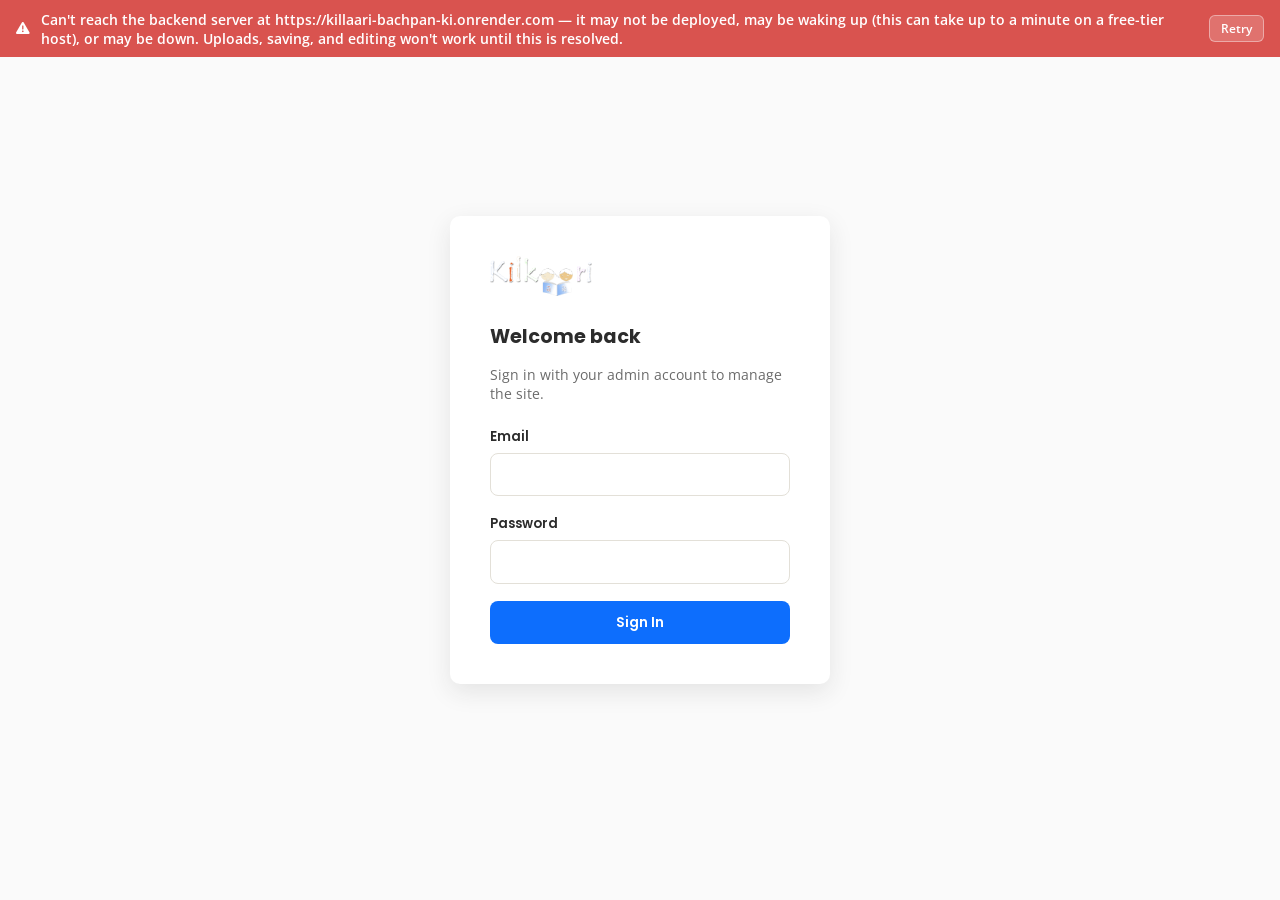
<file: kilkaari-admin/index.html>
<!DOCTYPE html>
<html lang="en">
<head>
<meta charset="UTF-8">
<meta name="viewport" content="width=device-width, initial-scale=1.0">
<title>Admin Portal | Kilkaari – Bachpan Ki</title>
<link rel="stylesheet" href="https://cdnjs.cloudflare.com/ajax/libs/font-awesome/6.5.1/css/all.min.css">
<link rel="stylesheet" href="assets/css/admin.css">
</head>
<body>

<!-- Shown by admin.js when the backend API can't be reached at all
     (server not deployed/asleep/down) — makes network failures obvious
     instead of surfacing as a cryptic "Failed to fetch" deep in a form. -->
<div id="connection-banner" class="connection-banner" hidden>
  <i class="fa-solid fa-triangle-exclamation"></i>
  <span id="connection-banner-text">Can't reach the backend server.</span>
  <button id="connection-banner-retry" type="button">Retry</button>
</div>

<!-- ============================= LOGIN ============================= -->
<div class="login-screen">
  <div class="login-card">
    <div class="brand"><img src="assets/images/logo.png" alt="Kilkaari" class="navbar__brand-logo"></div>
    <h1>Welcome back</h1>
    <p>Sign in with your admin account to manage the site.</p>
    <form id="login-form">
      <div class="form-group">
        <label class="form-label" for="login-email">Email</label>
        <input class="form-control" type="email" id="login-email" required autocomplete="username">
      </div>
      <div class="form-group">
        <label class="form-label" for="login-password">Password</label>
        <input class="form-control" type="password" id="login-password" required autocomplete="current-password">
      </div>
      <button type="submit" class="btn btn-primary btn-block">Sign In</button>
      <p id="login-error"></p>
    </form>
  </div>
</div>

<!-- ============================= APP SHELL ============================= -->
<div class="app-shell">
  <aside class="sidebar">
    <div class="brand"><img src="assets/images/logo.png" alt="Kilkaari" class="navbar__brand-logo"></div>

    <button class="nav-item active" data-page="dashboard"><i class="fa-solid fa-gauge"></i> Dashboard</button>

    <div class="sidebar-section">Inbox</div>
    <button class="nav-item" data-page="donations"><i class="fa-solid fa-hand-holding-heart"></i> Donations</button>
    <button class="nav-item" data-page="volunteers"><i class="fa-solid fa-people-group"></i> Volunteers <span class="badge" id="nav-volunteers-badge" style="display:none;"></span></button>
    <button class="nav-item" data-page="messages"><i class="fa-solid fa-envelope"></i> Messages <span class="badge" id="nav-messages-badge" style="display:none;"></span></button>
    <button class="nav-item" data-page="users"><i class="fa-solid fa-user-shield"></i> Users</button>

    <div class="sidebar-section">Site Content</div>
    <button class="nav-item" data-page="programs"><i class="fa-solid fa-graduation-cap"></i> Programs</button>
    <button class="nav-item" data-page="events"><i class="fa-solid fa-calendar-days"></i> Events</button>
    <button class="nav-item" data-page="campaigns"><i class="fa-solid fa-bullhorn"></i> Campaigns</button>
    <button class="nav-item" data-page="gallery"><i class="fa-solid fa-images"></i> Gallery</button>
    <button class="nav-item" data-page="testimonials"><i class="fa-solid fa-quote-left"></i> Testimonials</button>
    <button class="nav-item" data-page="centers"><i class="fa-solid fa-location-dot"></i> Centers</button>
    <button class="nav-item" data-page="student-stories"><i class="fa-solid fa-star"></i> Student Stories</button>

    <div class="sidebar-footer">
      <div class="who"><i class="fa-solid fa-circle-user"></i> <span id="current-user"></span></div>
      <button class="btn btn-outline btn-block btn-sm" id="logout-btn">Log Out</button>
    </div>
  </aside>

  <main class="main">
    <button class="hamburger" id="hamburger"><i class="fa-solid fa-bars"></i> Menu</button>

    <!-- ---- Dashboard ---- -->
    <section class="page is-active" id="page-dashboard">
      <div class="page-header"><div><h2>Dashboard</h2><p>A quick overview of everything happening on the site.</p></div></div>
      <div class="stat-grid" id="stat-grid"></div>
    </section>

    <!-- ---- Donations ---- -->
    <section class="page" id="page-donations">
      <div class="page-header"><div><h2>Donations</h2><p>All donation records, newest first.</p></div></div>
      <div class="table-card">
        <table id="donations-table">
          <thead><tr><th>Donor</th><th>Amount</th><th>Type</th><th>Status</th><th>Provider</th><th>Date</th></tr></thead>
          <tbody></tbody>
        </table>
      </div>
    </section>

    <!-- ---- Volunteers ---- -->
    <section class="page" id="page-volunteers">
      <div class="page-header"><div><h2>Volunteer Applications</h2><p>Review applications and update their status.</p></div></div>
      <div class="table-card">
        <table id="volunteers-table">
          <thead><tr><th>Applicant</th><th>City</th><th>Interest</th><th>Availability</th><th>Status</th><th>Applied</th></tr></thead>
          <tbody></tbody>
        </table>
      </div>
    </section>

    <!-- ---- Messages ---- -->
    <section class="page" id="page-messages">
      <div class="page-header"><div><h2>Contact Messages</h2><p>Messages submitted through the site's contact form.</p></div></div>
      <div class="table-card">
        <table id="messages-table">
          <thead><tr><th>From</th><th>Message</th><th>Status</th><th>Received</th><th></th></tr></thead>
          <tbody></tbody>
        </table>
      </div>
    </section>

    <!-- ---- Users ---- -->
    <section class="page" id="page-users">
      <div class="page-header"><div><h2>Users</h2><p>Everyone who has registered an account on the site.</p></div></div>
      <div class="table-card">
        <table id="users-table">
          <thead><tr><th>Name</th><th>Email</th><th>Role</th><th>Status</th><th></th></tr></thead>
          <tbody></tbody>
        </table>
      </div>
    </section>

    <!-- ---- Content: Programs ---- -->
    <section class="page" id="page-programs">
      <div class="page-header"><div><h2>Programs</h2><p>The six program cards shown across the public site.</p></div><button class="btn btn-primary" data-add-content="programs"><i class="fa-solid fa-plus"></i> Add Program</button></div>
      <div class="table-card">
        <table id="content-programs-table">
          <thead><tr><th>Title</th><th>Summary</th><th>Order</th><th>Published</th><th></th></tr></thead>
          <tbody></tbody>
        </table>
      </div>
    </section>

    <!-- ---- Content: Events ---- -->
    <section class="page" id="page-events">
      <div class="page-header"><div><h2>Events</h2><p>Upcoming and past events shown on the Events page.</p></div><button class="btn btn-primary" data-add-content="events"><i class="fa-solid fa-plus"></i> Add Event</button></div>
      <div class="table-card">
        <table id="content-events-table">
          <thead><tr><th>Title</th><th>Location</th><th>Date</th><th>Published</th><th></th></tr></thead>
          <tbody></tbody>
        </table>
      </div>
    </section>

    <!-- ---- Content: Campaigns ---- -->
    <section class="page" id="page-campaigns">
      <div class="page-header"><div><h2>Campaigns</h2><p>Fundraising campaigns shown on the homepage.</p></div><button class="btn btn-primary" data-add-content="campaigns"><i class="fa-solid fa-plus"></i> Add Campaign</button></div>
      <div class="table-card">
        <table id="content-campaigns-table">
          <thead><tr><th>Title</th><th>Goal</th><th>Raised</th><th>Active</th><th></th></tr></thead>
          <tbody></tbody>
        </table>
      </div>
    </section>

    <!-- ---- Content: Gallery ---- -->
    <section class="page" id="page-gallery">
      <div class="page-header"><div><h2>Gallery</h2><p>Photo grid shown on the Gallery page.</p></div><button class="btn btn-primary" data-add-content="gallery"><i class="fa-solid fa-plus"></i> Add Item</button></div>
      <div class="table-card">
        <table id="content-gallery-table">
          <thead><tr><th>Title</th><th>Category</th><th>Order</th><th></th></tr></thead>
          <tbody></tbody>
        </table>
      </div>
    </section>

    <!-- ---- Content: Testimonials ---- -->
    <section class="page" id="page-testimonials">
      <div class="page-header"><div><h2>Testimonials</h2><p>Quotes shown in the testimonials slider.</p></div><button class="btn btn-primary" data-add-content="testimonials"><i class="fa-solid fa-plus"></i> Add Testimonial</button></div>
      <div class="table-card">
        <table id="content-testimonials-table">
          <thead><tr><th>Name</th><th>Role</th><th>Quote</th><th>Published</th><th></th></tr></thead>
          <tbody></tbody>
        </table>
      </div>
    </section>

    <!-- ---- Content: Centers ---- -->
    <section class="page" id="page-centers">
      <div class="page-header"><div><h2>Centers</h2><p>Learning centers shown on the About and Contact pages.</p></div><button class="btn btn-primary" data-add-content="centers"><i class="fa-solid fa-plus"></i> Add Center</button></div>
      <div class="table-card">
        <table id="content-centers-table">
          <thead><tr><th>Name</th><th>Address</th><th>Active</th><th></th></tr></thead>
          <tbody></tbody>
        </table>
      </div>
    </section>

    <!-- ---- Content: Student Stories ---- -->
    <section class="page" id="page-student-stories">
      <div class="page-header"><div><h2>Student Stories</h2><p>The "Our Stars" spotlight cards on the homepage.</p></div><button class="btn btn-primary" data-add-content="student-stories"><i class="fa-solid fa-plus"></i> Add Story</button></div>
      <div class="table-card">
        <table id="content-student-stories-table">
          <thead><tr><th>Name</th><th>Story URL</th><th>Published</th><th></th></tr></thead>
          <tbody></tbody>
        </table>
      </div>
    </section>
  </main>
</div>

<!-- ============================= MODAL ============================= -->
<div class="modal-backdrop" id="modal-backdrop">
  <div class="modal" id="modal"></div>
</div>

<div id="toast"></div>

<script src="assets/js/admin.js"></script>
</body>
</html>
</file>
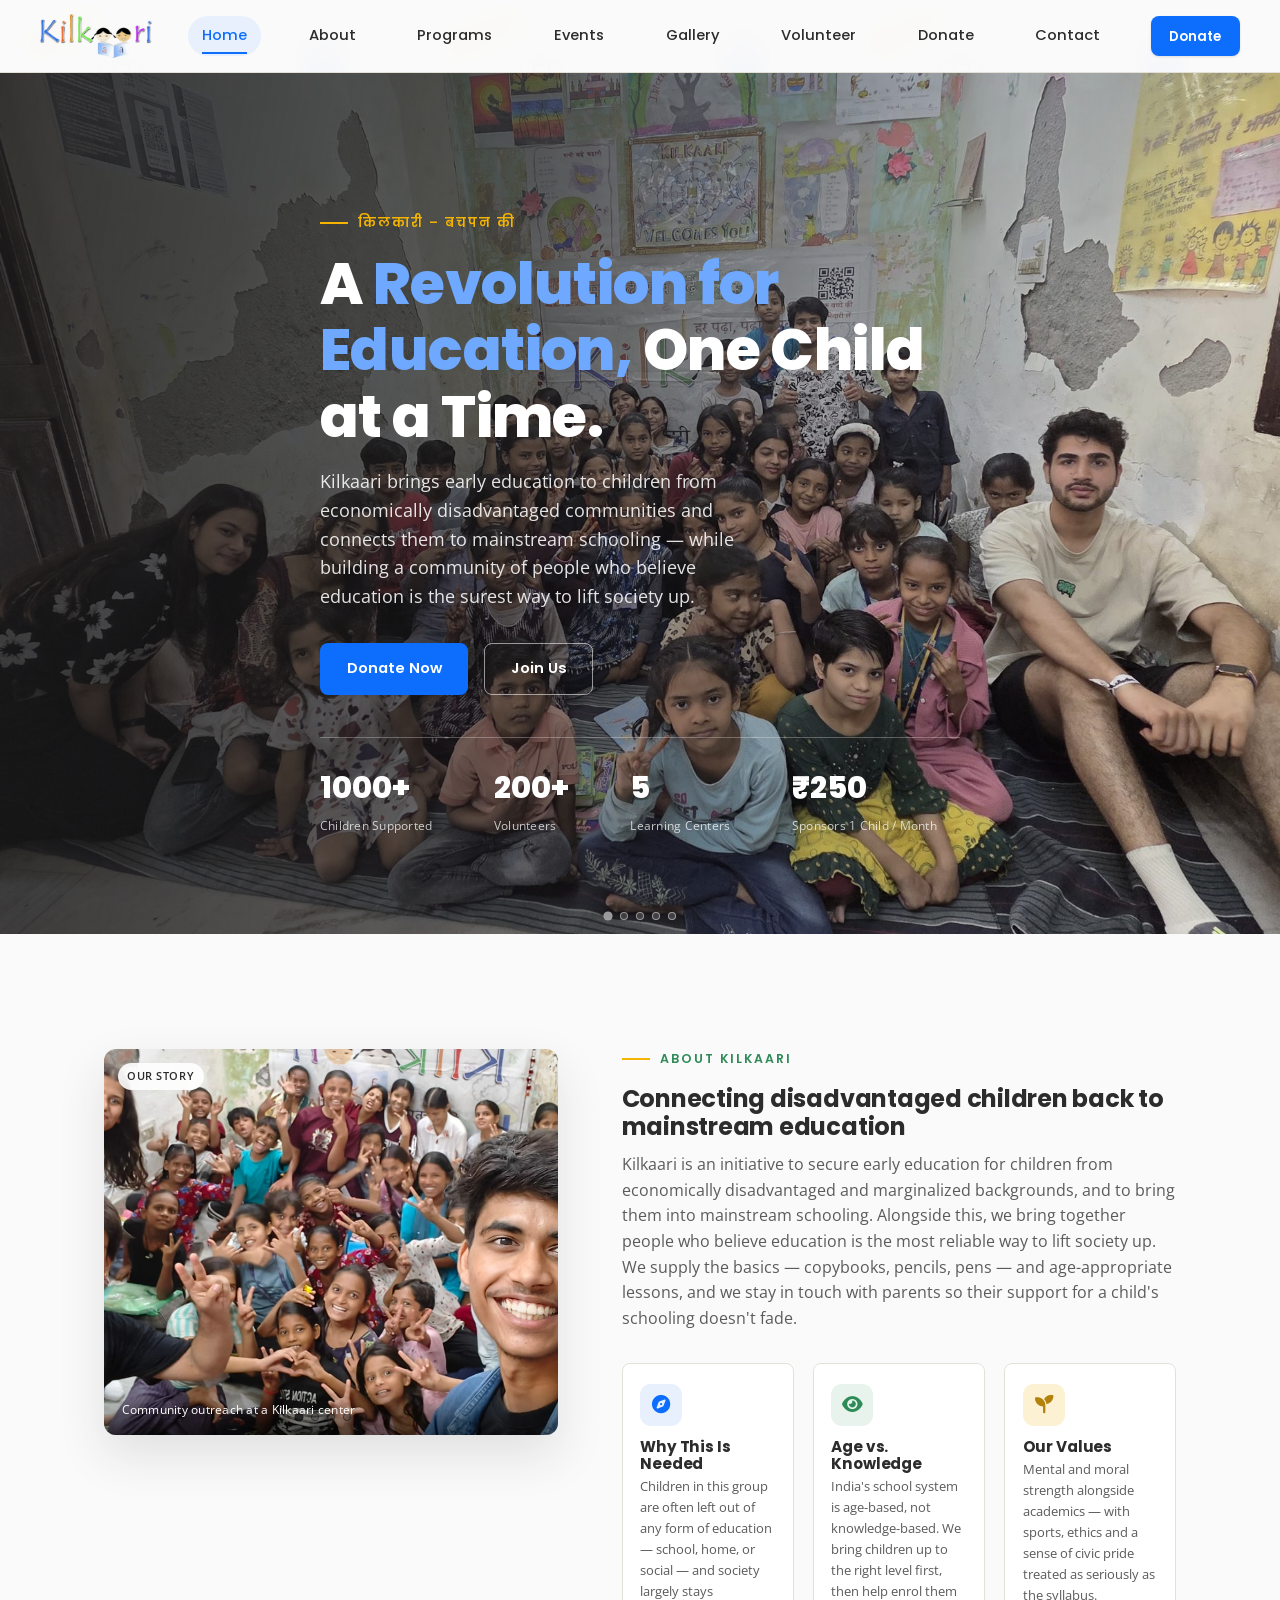
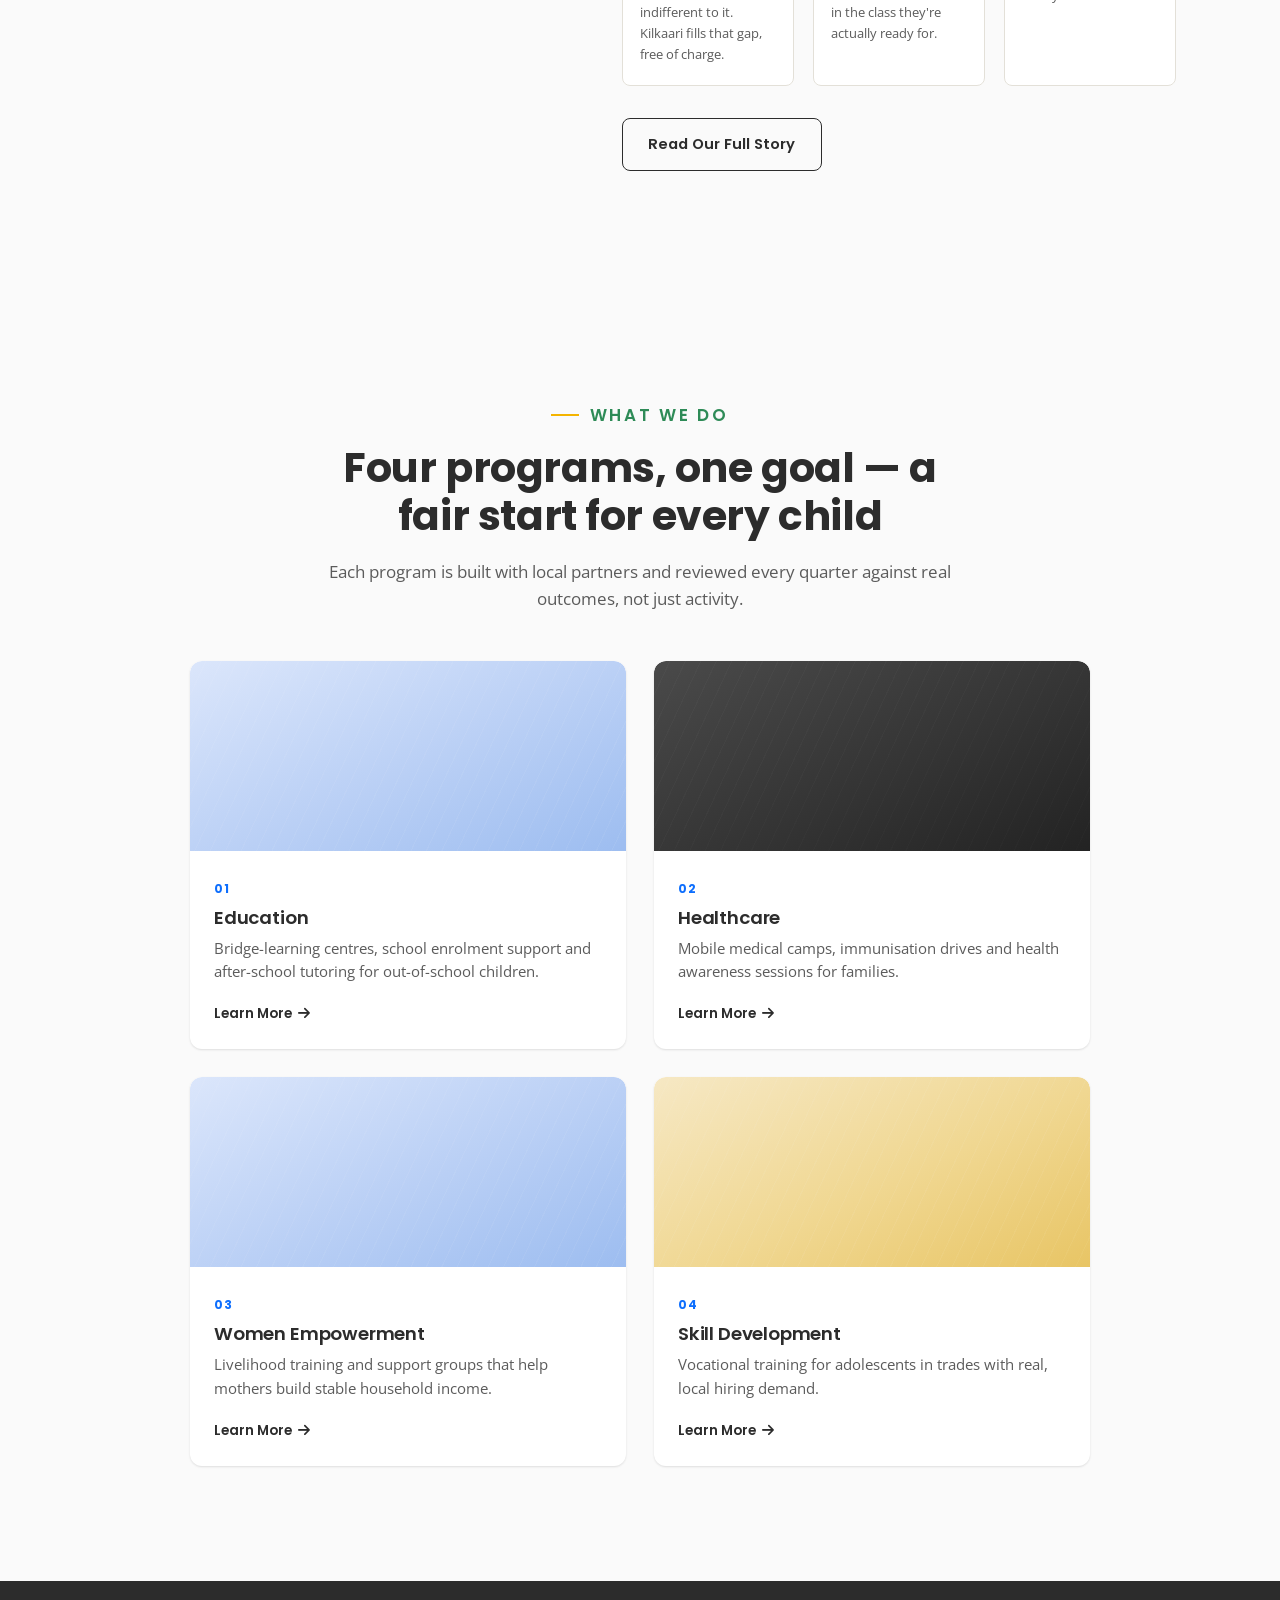
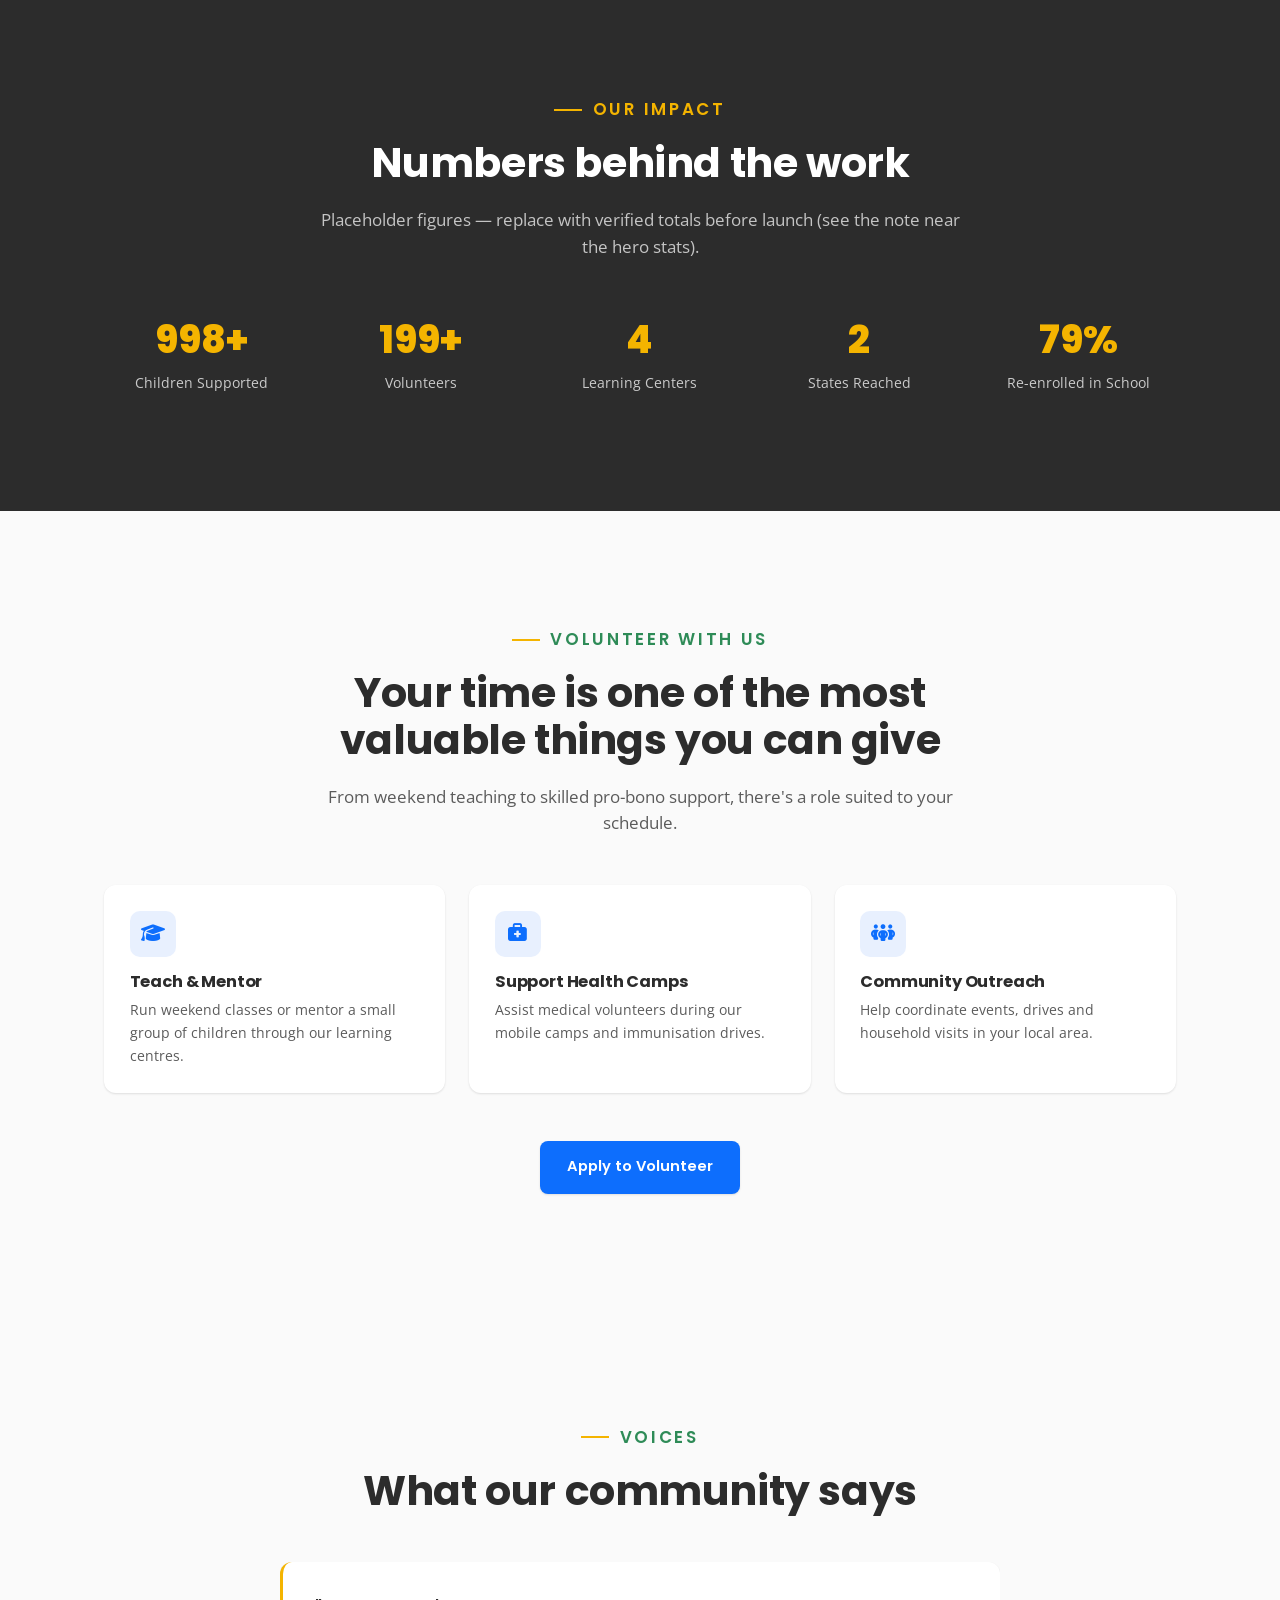
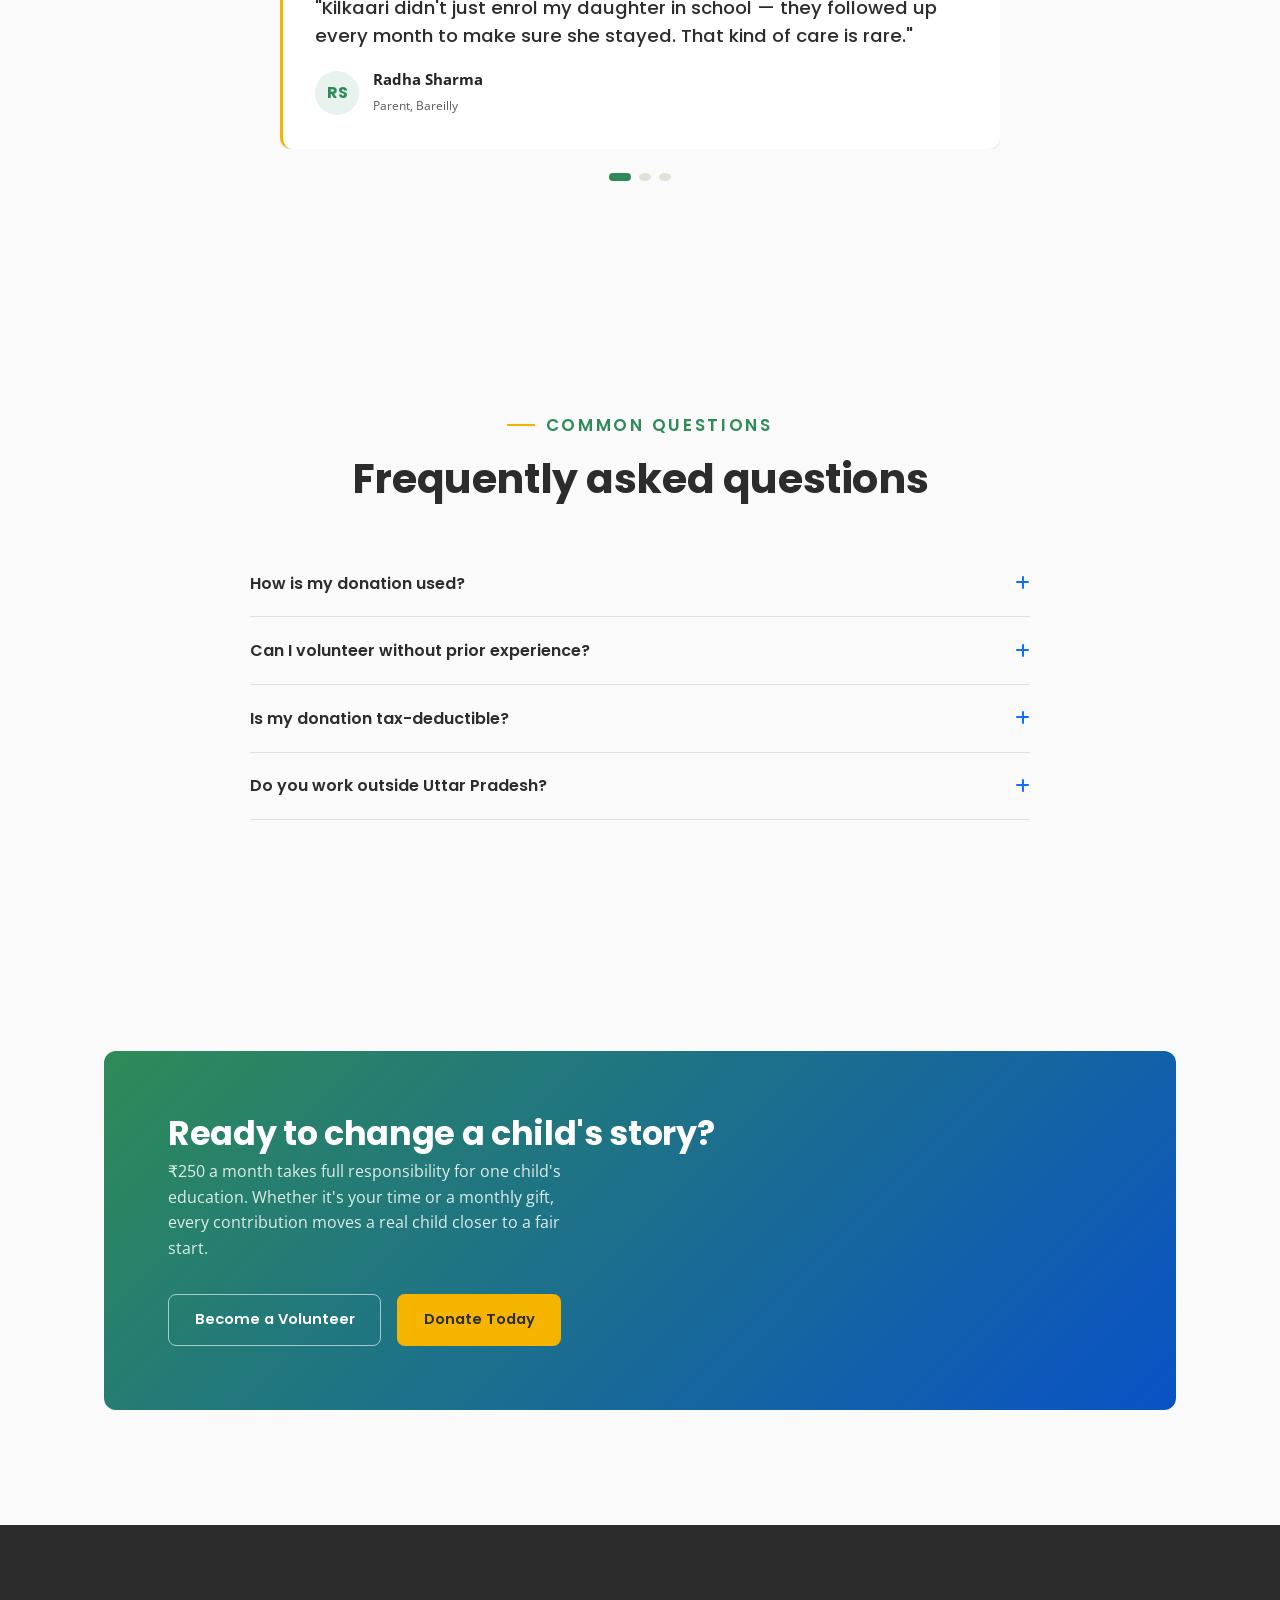
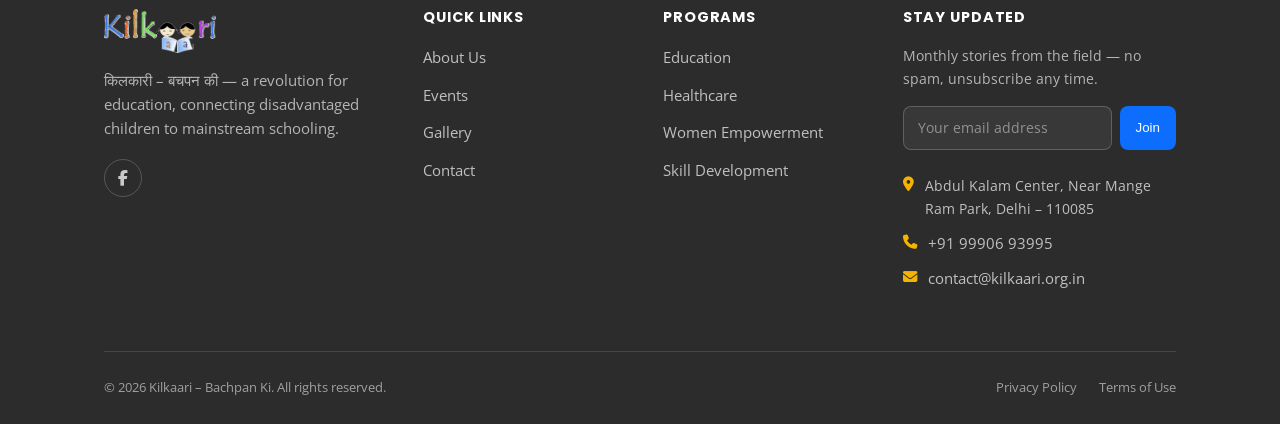
<file: Kilkaari/index.html>
<!DOCTYPE html>
<html lang="en">
<head>
<meta charset="UTF-8">
<meta name="viewport" content="width=device-width, initial-scale=1.0">
<title>Kilkaari – Bachpan Ki | Every Child Deserves a Chance to Dream</title>
<meta name="description" content="Kilkaari – Bachpan Ki is a non-profit working across education, healthcare awareness, nutrition, skill development and women empowerment for children in India.">

<link rel="icon" type="image/x-icon" href="assets/images/favicon.ico">
<link rel="icon" type="image/png" sizes="32x32" href="assets/images/favicon-32.png">
<link rel="apple-touch-icon" href="assets/images/apple-touch-icon.png">

<meta property="og:type" content="website">
<meta property="og:title" content="Kilkaari – Bachpan Ki | Every Child Deserves a Chance to Dream">
<meta property="og:description" content="Kilkaari – Bachpan Ki is a non-profit working across education, healthcare awareness, nutrition, skill development and women empowerment for children in India.">
<!-- TODO: replace with your real deployed domain once you have one -->
<meta property="og:url" content="https://REPLACE-WITH-YOUR-DOMAIN.com/">
<meta property="og:image" content="https://REPLACE-WITH-YOUR-DOMAIN.com/assets/images/logo.png">
<meta name="twitter:card" content="summary_large_image">
<meta name="twitter:title" content="Kilkaari – Bachpan Ki | Every Child Deserves a Chance to Dream">
<meta name="twitter:description" content="Kilkaari – Bachpan Ki is a non-profit working across education, healthcare awareness, nutrition, skill development and women empowerment for children in India.">

<!-- Fonts & Icons -->
<link rel="preconnect" href="https://fonts.googleapis.com">
<link rel="stylesheet" href="https://cdnjs.cloudflare.com/ajax/libs/font-awesome/6.5.1/css/all.min.css">

<!-- Stylesheets (modular, loaded in cascade order) -->
<link rel="stylesheet" href="assets/css/global.css">
<link rel="stylesheet" href="assets/css/navbar.css">
<link rel="stylesheet" href="assets/css/hero.css">
<link rel="stylesheet" href="assets/css/carousel.css">
<link rel="stylesheet" href="assets/css/cards.css">
<link rel="stylesheet" href="assets/css/buttons.css">
<link rel="stylesheet" href="assets/css/forms.css">
<link rel="stylesheet" href="assets/css/footer.css">
<link rel="stylesheet" href="assets/css/responsive.css">
</head>
<body>

<a href="#main-content" class="visually-hidden">Skip to main content</a>

<!-- ============================= NAVIGATION ============================= -->
<header class="site-header">
  <div class="container navbar">
    <a href="index.html" class="navbar__brand">
      <img src="assets/images/logo.png" alt="Kilkaari – Bachpan Ki" class="navbar__brand-logo">
    </a>

    <nav class="navbar__links" aria-label="Primary">
      <a href="index.html">Home</a>
      <a href="about.html">About</a>
      <a href="programs.html">Programs</a>
      <a href="events.html">Events</a>
      <a href="gallery.html">Gallery</a>
      <a href="volunteer.html">Volunteer</a>
      <a href="donate.html">Donate</a>
      <a href="contact.html">Contact</a>
    </nav>

    <div class="navbar__actions">
      <a href="donate.html" class="btn btn-primary btn-sm">Donate</a>
      <button class="navbar__toggle" aria-label="Toggle menu" aria-expanded="false">
        <span></span><span></span><span></span>
      </button>
    </div>
  </div>
</header>

<main id="main-content">

<!-- ============================= HERO ============================= -->
<section class="hero hero--photo">
  <!-- 5-image crossfade + swipe carousel behind the hero content. Replace the
       placeholder hero-slide-2..5.jpg files in assets/images with real photos
       — hero-slide-1.jpg is currently the same as the original hero-bg.jpg. -->
  <div class="imgcarousel" data-interval="5000" aria-label="Hero photo carousel">
    <div class="imgcarousel__slide is-active" style="background-image:url('assets/images/hero-slide-1.jpg');"></div>
    <div class="imgcarousel__slide" style="background-image:url('assets/images/hero-slide-2.jpg');"></div>
    <div class="imgcarousel__slide" style="background-image:url('assets/images/hero-slide-3.jpg');"></div>
    <div class="imgcarousel__slide" style="background-image:url('assets/images/hero-slide-4.jpg');"></div>
    <div class="imgcarousel__slide" style="background-image:url('assets/images/hero-slide-5.jpg');"></div>
  </div>
  <div class="hero__overlay"></div>
  <div class="container hero__grid">
    <div class="hero__content">
      <p class="hero__eyebrow" data-hero-item>किलकारी – बचपन की</p>
      <h1 class="hero__title" data-hero-item>A <span class="accent">Revolution for Education,</span> One Child at a Time.</h1>
      <p class="hero__lede" data-hero-item>Kilkaari brings early education to children from economically disadvantaged communities and connects them to mainstream schooling — while building a community of people who believe education is the surest way to lift society up.</p>
      <div class="hero__actions" data-hero-item>
        <a href="donate.html" class="btn btn-primary">Donate Now</a>
        <a href="volunteer.html" class="btn btn-outline">Join Us</a>
      </div>
      <!-- NOTE: the figures below are placeholders — the live site (kilkaari.org.in)
           does not publish these numbers. Replace with verified totals before launch. -->
      <div class="hero__stats" data-hero-item>
        <div class="hero__stat"><span class="num">1000+</span><span class="label">Children Supported</span></div>
        <div class="hero__stat"><span class="num">200+</span><span class="label">Volunteers</span></div>
        <div class="hero__stat"><span class="num">5</span><span class="label">Learning Centers</span></div>
        <div class="hero__stat"><span class="num">₹250</span><span class="label">Sponsors 1 Child / Month</span></div>
      </div>
    </div>
  </div>
</section>


<!-- ============================= ABOUT ============================= -->
<section class="about-section" id="about">
  <div class="container about__grid">
    <div class="about__media reveal">
      <div class="photo-frame">
    <!-- 5-image swipeable carousel. Replace the placeholder story-slide-2..5
         files in assets/images with real photos — story-slide-1.jpeg is
         currently the same as the original about-img.jpeg. -->
    <div class="imgcarousel imgcarousel--on-light" data-interval="4000" aria-label="Our Story photo carousel">
      <div class="imgcarousel__slide is-active" style="background-image:url('./assets/images/story-slide-1.jpeg');"></div>
      <div class="imgcarousel__slide" style="background-image:url('./assets/images/story-slide-2.jpeg');"></div>
      <div class="imgcarousel__slide" style="background-image:url('./assets/images/story-slide-3.jpeg');"></div>
      <div class="imgcarousel__slide" style="background-image:url('./assets/images/story-slide-4.jpeg');"></div>
      <div class="imgcarousel__slide" style="background-image:url('./assets/images/story-slide-5.jpeg');"></div>
    </div>

    <span class="photo-tag">Our Story</span>

    <span class="photo-caption">
        Community outreach at a Kilkaari center
    </span>
</div>
    </div>
    <div class="about__copy reveal">
      <p class="eyebrow">About Kilkaari</p>
      <h2>Connecting disadvantaged children back to mainstream education</h2>
      <p>Kilkaari is an initiative to secure early education for children from economically disadvantaged and marginalized backgrounds, and to bring them into mainstream schooling. Alongside this, we bring together people who believe education is the most reliable way to lift society up. We supply the basics — copybooks, pencils, pens — and age-appropriate lessons, and we stay in touch with parents so their support for a child's schooling doesn't fade.</p>
      <div class="about__values">
        <div class="value-chip">
          <div class="icon"><i class="fa-solid fa-compass"></i></div>
          <h4>Why This Is Needed</h4>
          <p>Children in this group are often left out of any form of education — school, home, or social — and society largely stays indifferent to it. Kilkaari fills that gap, free of charge.</p>
        </div>
        <div class="value-chip">
          <div class="icon"><i class="fa-solid fa-eye"></i></div>
          <h4>Age vs. Knowledge</h4>
          <p>India's school system is age-based, not knowledge-based. We bring children up to the right level first, then help enrol them in the class they're actually ready for.</p>
        </div>
        <div class="value-chip">
          <div class="icon"><i class="fa-solid fa-seedling"></i></div>
          <h4>Our Values</h4>
          <p>Mental and moral strength alongside academics — with sports, ethics and a sense of civic pride treated as seriously as the syllabus.</p>
        </div>
      </div>
      <a href="about.html" class="btn btn-outline" style="margin-top:2rem;">Read Our Full Story</a>
    </div>
  </div>
</section>

<!-- ============================= OUR STARS ============================= -->

<!-- ============================= PROGRAMS ============================= -->
<section class="programs-section" id="programs">
  <div class="container">
    <div class="section-head center reveal" style="margin-left:auto;margin-right:auto;">
      <p class="eyebrow" style="justify-content:center;">What We Do</p>
      <h2>Four programs, one goal — a fair start for every child</h2>
      <p>Each program is built with local partners and reviewed every quarter against real outcomes, not just activity.</p>
    </div>

    <div class="programs-grid" data-programs-grid>
      <article class="program-card card reveal" data-program-title="Education">
        <div class="photo-frame tone-blue" role="img" aria-label="Children studying in a classroom"></div>
        <div class="program-card__body">
          <span class="num">01</span>
          <h3>Education</h3>
          <p>Bridge-learning centres, school enrolment support and after-school tutoring for out-of-school children.</p>
          <a href="programs.html" class="program-card__link">Learn More <i class="fa-solid fa-arrow-right"></i></a>
        </div>
      </article>

      <article class="program-card card reveal" data-program-title="Healthcare">
        <div class="photo-frame tone-dark" role="img" aria-label="Mobile health camp for children"></div>
        <div class="program-card__body">
          <span class="num">02</span>
          <h3>Healthcare</h3>
          <p>Mobile medical camps, immunisation drives and health awareness sessions for families.</p>
          <a href="programs.html" class="program-card__link">Learn More <i class="fa-solid fa-arrow-right"></i></a>
        </div>
      </article>

      <article class="program-card card reveal" data-program-title="Women Empowerment">
        <div class="photo-frame tone-blue" role="img" aria-label="Women in a tailoring skill workshop"></div>
        <div class="program-card__body">
          <span class="num">03</span>
          <h3>Women Empowerment</h3>
          <p>Livelihood training and support groups that help mothers build stable household income.</p>
          <a href="programs.html" class="program-card__link">Learn More <i class="fa-solid fa-arrow-right"></i></a>
        </div>
      </article>

      <article class="program-card card reveal" data-program-title="Skill Development">
        <div class="photo-frame tone-gold" role="img" aria-label="Youth in a vocational skill session"></div>
        <div class="program-card__body">
          <span class="num">04</span>
          <h3>Skill Development</h3>
          <p>Vocational training for adolescents in trades with real, local hiring demand.</p>
          <a href="programs.html" class="program-card__link">Learn More <i class="fa-solid fa-arrow-right"></i></a>
        </div>
      </article>
    </div>
  </div>
</section>

<!-- ============================= IMPACT / COUNTERS ============================= -->
<section class="impact-section" id="impact">
  <div class="container">
    <div class="section-head center reveal" style="margin-left:auto;margin-right:auto;">
      <p class="eyebrow" style="justify-content:center;color:var(--color-accent);">Our Impact</p>
      <h2>Numbers behind the work</h2>
      <p>Placeholder figures — replace with verified totals before launch (see the note near the hero stats).</p>
    </div>
    <div class="impact-grid">
      <div class="impact-stat reveal"><span class="num" data-count="1000" data-suffix="+">0</span><span class="label">Children Supported</span></div>
      <div class="impact-stat reveal"><span class="num" data-count="200" data-suffix="+">0</span><span class="label">Volunteers</span></div>
      <div class="impact-stat reveal"><span class="num" data-count="5">0</span><span class="label">Learning Centers</span></div>
      <div class="impact-stat reveal"><span class="num" data-count="3">0</span><span class="label">States Reached</span></div>
      <div class="impact-stat reveal"><span class="num" data-count="80" data-suffix="%">0</span><span class="label">Re-enrolled in School</span></div>
    </div>
  </div>
</section>


<!-- ============================= VOLUNTEER ============================= -->
<section class="volunteer-section" id="volunteer">
  <div class="container">
    <div class="section-head center reveal" style="margin-left:auto;margin-right:auto;">
      <p class="eyebrow" style="justify-content:center;">Volunteer With Us</p>
      <h2>Your time is one of the most valuable things you can give</h2>
      <p>From weekend teaching to skilled pro-bono support, there's a role suited to your schedule.</p>
    </div>

    <div class="volunteer__benefits">
      <div class="benefit-card card reveal">
        <div class="icon"><i class="fa-solid fa-graduation-cap"></i></div>
        <h4>Teach & Mentor</h4>
        <p>Run weekend classes or mentor a small group of children through our learning centres.</p>
      </div>
      <div class="benefit-card card reveal">
        <div class="icon"><i class="fa-solid fa-briefcase-medical"></i></div>
        <h4>Support Health Camps</h4>
        <p>Assist medical volunteers during our mobile camps and immunisation drives.</p>
      </div>
      <div class="benefit-card card reveal">
        <div class="icon"><i class="fa-solid fa-people-group"></i></div>
        <h4>Community Outreach</h4>
        <p>Help coordinate events, drives and household visits in your local area.</p>
      </div>
    </div>

    <div class="text-center reveal">
      <a href="volunteer.html" class="btn btn-primary">Apply to Volunteer</a>
    </div>
  </div>
</section>

<!-- ============================= GALLERY PREVIEW ============================= -->

<!-- ============================= TESTIMONIALS =============================
     NOTE: kilkaari.org.in has no published donor/volunteer quotes — these
     three are illustrative placeholders. Swap in real quotes when available. -->
<section class="testimonials-section" id="testimonials">
  <div class="container">
    <div class="section-head center reveal" style="margin-left:auto;margin-right:auto;">
      <p class="eyebrow" style="justify-content:center;">Voices</p>
      <h2>What our community says</h2>
    </div>

    <div style="max-width:720px;margin:0 auto;overflow:hidden;">
      <div class="testimonial-track">
        <div class="testimonial-card card">
          <p>"Kilkaari didn't just enrol my daughter in school — they followed up every month to make sure she stayed. That kind of care is rare."</p>
          <div class="who">
            <div class="avatar">RS</div>
            <div><strong>Radha Sharma</strong><span>Parent, Bareilly</span></div>
          </div>
        </div>
        <div class="testimonial-card card">
          <p>"I've volunteered with several NGOs. Kilkaari is the only one that shows you exactly where your weekend hours went."</p>
          <div class="who">
            <div class="avatar">AK</div>
            <div><strong>Aman Kapoor</strong><span>Volunteer, 3 years</span></div>
          </div>
        </div>
        <div class="testimonial-card card">
          <p>"We give monthly because the quarterly reports are honest — good and bad news both. That transparency earned our trust."</p>
          <div class="who">
            <div class="avatar">NM</div>
            <div><strong>Neha Mehta</strong><span>Monthly Donor</span></div>
          </div>
        </div>
      </div>
      <div class="testimonial-dots"></div>
    </div>
  </div>
</section>

<!-- ============================= FAQ ============================= -->
<section class="faq-section" id="faq">
  <div class="container">
    <div class="section-head center reveal" style="margin-left:auto;margin-right:auto;">
      <p class="eyebrow" style="justify-content:center;">Common Questions</p>
      <h2>Frequently asked questions</h2>
    </div>

    <div class="faq-list reveal">
      <div class="faq-item">
        <button class="faq-item__q" aria-expanded="false">How is my donation used? <i class="fa-solid fa-plus"></i></button>
        <div class="faq-item__a"><p>At least 85% of every donation goes directly to program delivery. The remainder covers essential operations and financial reporting, both of which are audited annually.</p></div>
      </div>
      <div class="faq-item">
        <button class="faq-item__q" aria-expanded="false">Can I volunteer without prior experience? <i class="fa-solid fa-plus"></i></button>
        <div class="faq-item__a"><p>Yes. Most roles need no prior experience — we run an orientation session and pair new volunteers with an experienced team member for their first few visits.</p></div>
      </div>
      <div class="faq-item">
        <button class="faq-item__q" aria-expanded="false">Is my donation tax-deductible? <i class="fa-solid fa-plus"></i></button>
        <div class="faq-item__a"><p>Yes, Kilkaari – Bachpan Ki is a registered non-profit and donations are eligible for tax benefits under applicable Indian tax law. A receipt is issued for every donation.</p></div>
      </div>
      <div class="faq-item">
        <button class="faq-item__q" aria-expanded="false">Do you work outside Uttar Pradesh? <i class="fa-solid fa-plus"></i></button>
        <div class="faq-item__a"><p>Our core programs currently operate across 75 villages in Uttar Pradesh, with select partnerships extending support to neighbouring states.</p></div>
      </div>
    </div>
  </div>
</section>

<!-- ============================= CALL TO ACTION ============================= -->
<section class="cta-section">
  <div class="container">
    <div class="cta-banner reveal">
      <div>
        <h2>Ready to change a child's story?</h2>
        <p>₹250 a month takes full responsibility for one child's education. Whether it's your time or a monthly gift, every contribution moves a real child closer to a fair start.</p>
      </div>
      <div class="cta-banner__actions">
        <a href="volunteer.html" class="btn btn-outline-light">Become a Volunteer</a>
        <a href="donate.html" class="btn btn-accent">Donate Today</a>
      </div>
    </div>
  </div>
</section>

</main>

<!-- ============================= FOOTER ============================= -->
<footer class="site-footer">
  <div class="container">
    <div class="footer__grid">
      <div class="footer__brand">
        <a href="index.html" class="navbar__brand">
          <img src="assets/images/logo.png" alt="Kilkaari – Bachpan Ki" class="navbar__brand-logo">
        </a>
        <p>किलकारी – बचपन की — a revolution for education, connecting disadvantaged children to mainstream schooling.</p>
        <div class="footer__social">
          <a href="https://www.facebook.com/kilkaari.bachpanki" target="_blank" rel="noopener" aria-label="Facebook"><i class="fa-brands fa-facebook-f"></i></a>
          <!-- TODO: add Instagram / Twitter / LinkedIn once confirmed — not listed on the live site -->
        </div>
      </div>

      <div class="footer__col">
        <h4>Quick Links</h4>
        <ul>
          <li><a href="about.html">About Us</a></li>
          <li><a href="events.html">Events</a></li>
          <li><a href="gallery.html">Gallery</a></li>
          <li><a href="contact.html">Contact</a></li>
        </ul>
      </div>

      <div class="footer__col">
        <h4>Programs</h4>
        <ul>
          <li><a href="programs.html">Education</a></li>
          <li><a href="programs.html">Healthcare</a></li>
          <li><a href="programs.html">Women Empowerment</a></li>
          <li><a href="programs.html">Skill Development</a></li>
        </ul>
      </div>

      <div class="footer__col footer__newsletter">
        <h4>Stay Updated</h4>
        <p>Monthly stories from the field — no spam, unsubscribe any time.</p>
        <form class="newsletter-form">
          <label for="newsletter-email" class="visually-hidden">Email address</label>
          <input type="email" id="newsletter-email" placeholder="Your email address" required>
          <button type="submit">Join</button>
        </form>
        <ul class="footer__contact" style="margin-top:1.5rem;">
          <li><i class="fa-solid fa-location-dot"></i><span>Abdul Kalam Center, Near Mange Ram Park, Delhi – 110085</span></li>
          <li><i class="fa-solid fa-phone"></i><span><a href="tel:+919990693995">+91 99906 93995</a></span></li>
          <li><i class="fa-solid fa-envelope"></i><span><a href="mailto:contact@kilkaari.org.in">contact@kilkaari.org.in</a></span></li>
        </ul>
      </div>
    </div>

    <div class="footer__bottom">
      <span>&copy; <span data-current-year>2026</span> Kilkaari – Bachpan Ki. All rights reserved.</span>
      <div class="footer__legal">
        <a href="#">Privacy Policy</a>
        <a href="#">Terms of Use</a>
      </div>
    </div>
  </div>
</footer>

<!-- Scripts -->
<script src="assets/js/navbar.js"></script>
<script src="assets/js/carousel.js"></script>
<script src="assets/js/hero.js"></script>
<script src="assets/js/counter.js"></script>
<script src="assets/js/faq.js"></script>
<script src="assets/js/testimonials.js"></script>
<script src="assets/js/api.js"></script>
<script src="assets/js/home.js"></script>
<script src="assets/js/animation.js"></script>
<script src="assets/js/main.js"></script>
</body>
</html>
</file>
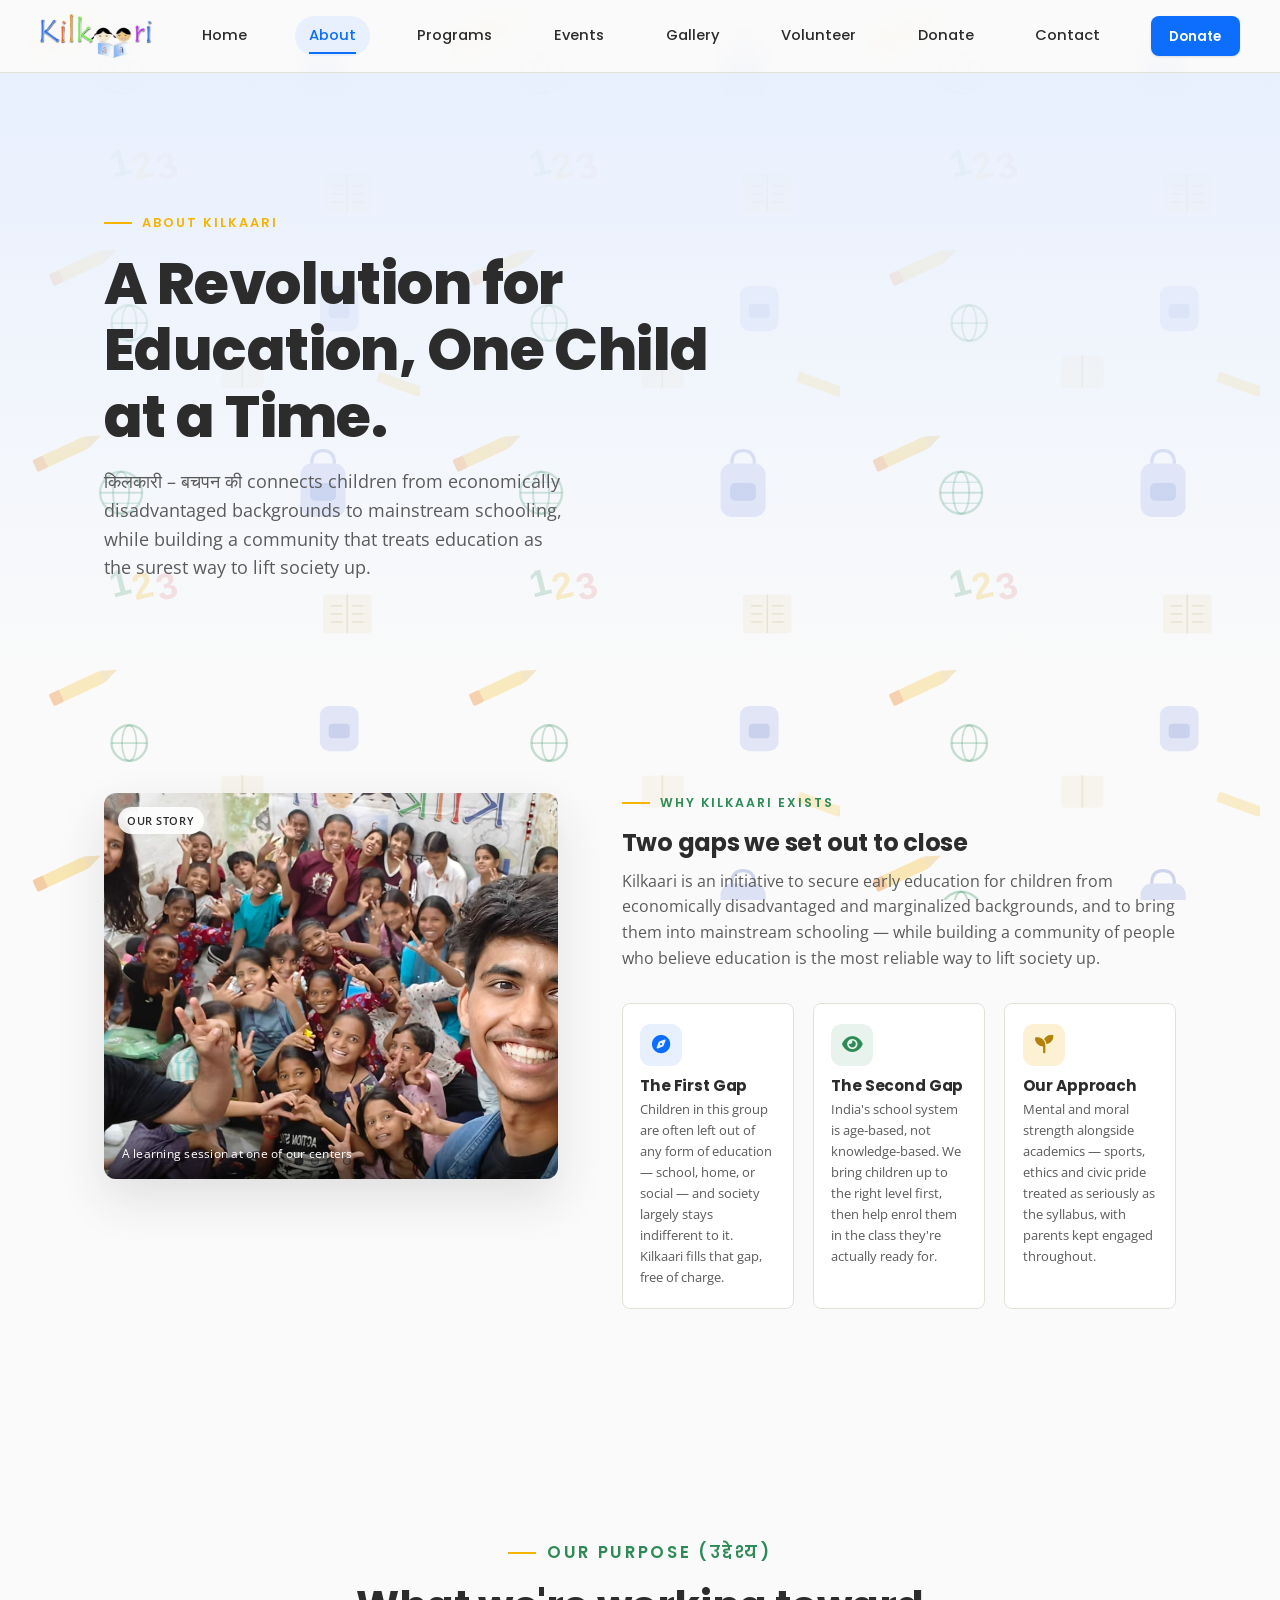
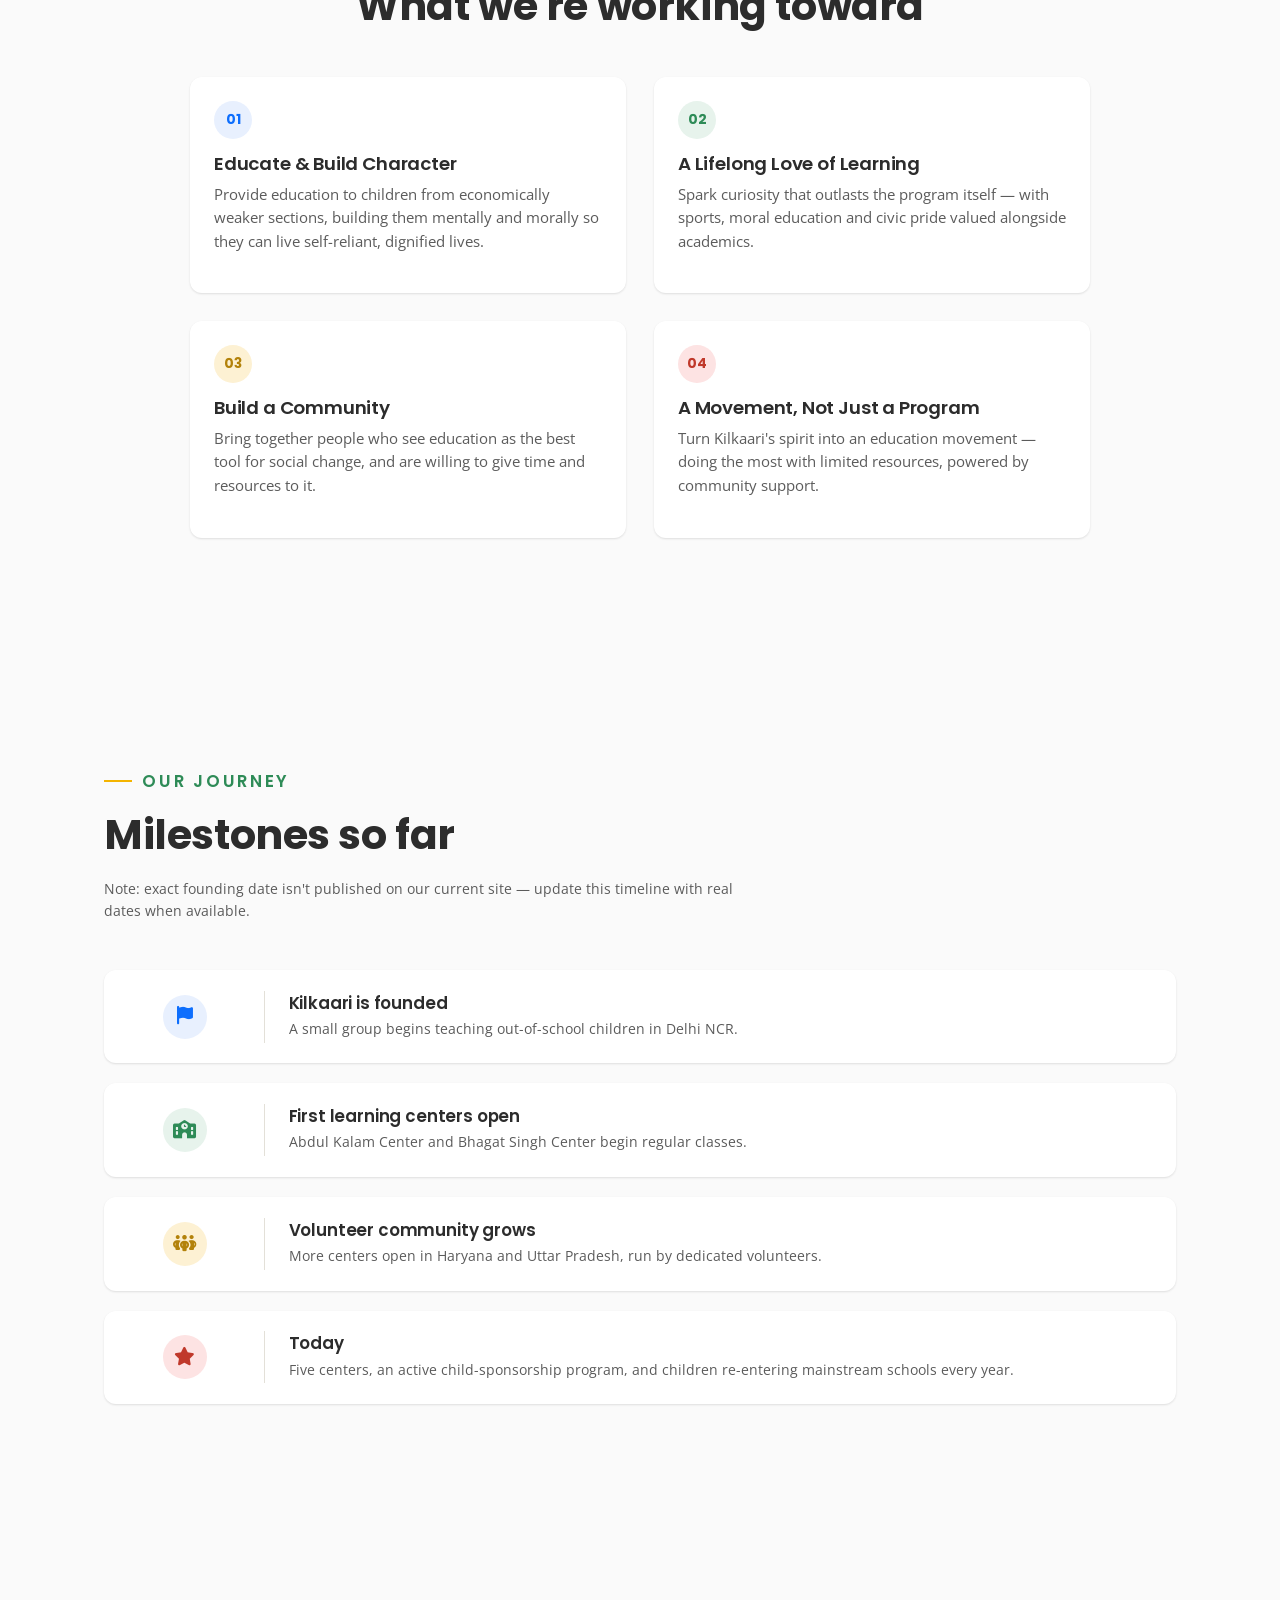
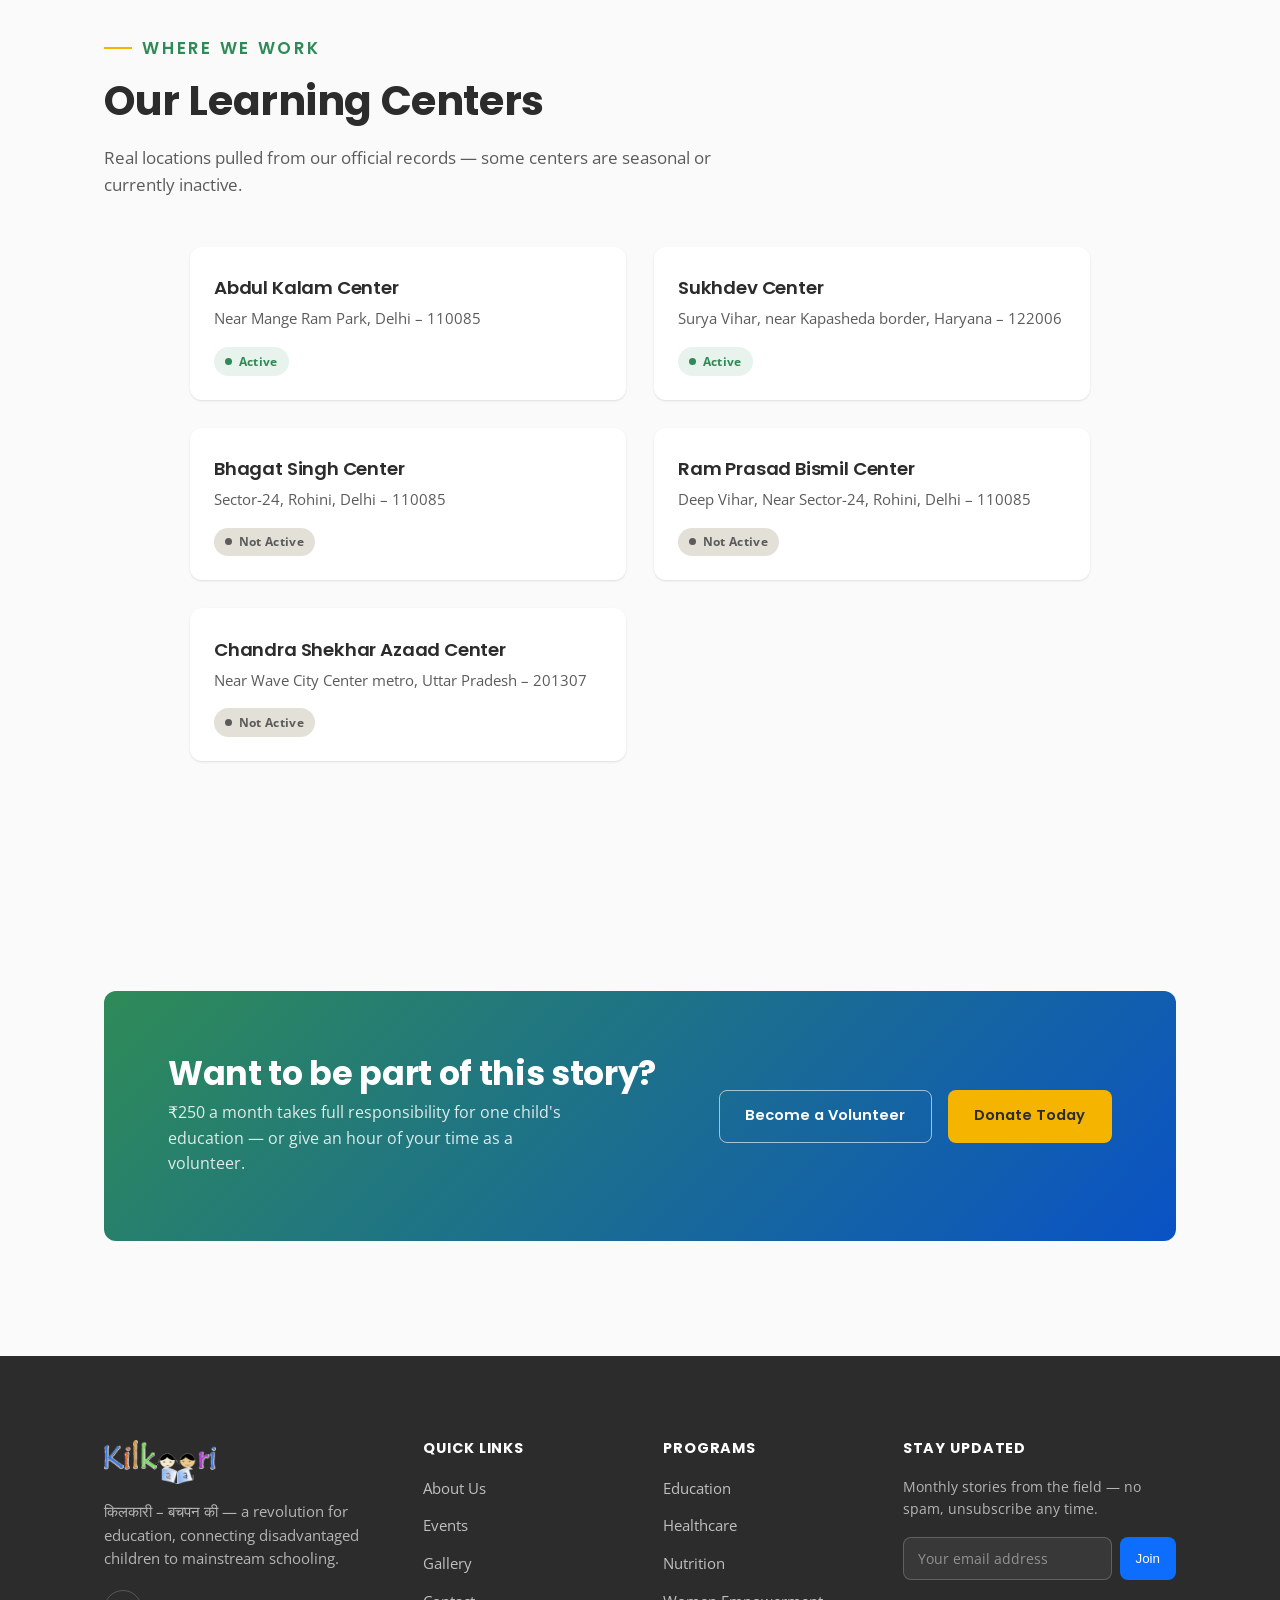
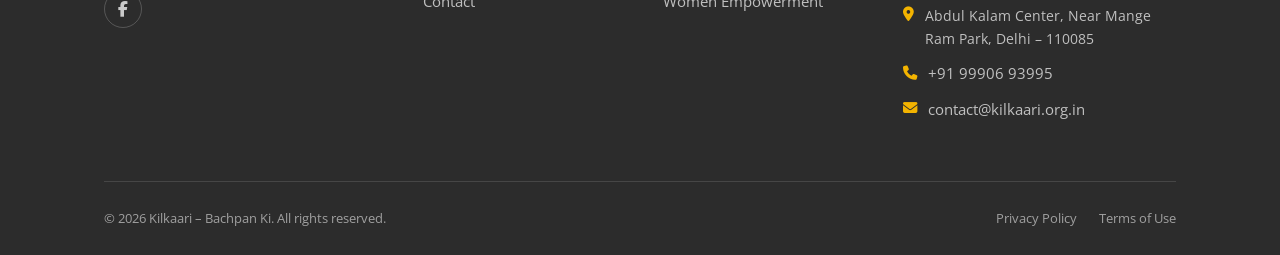
<file: Kilkaari/about.html>
<!DOCTYPE html>
<html lang="en">
<head>
<meta charset="UTF-8">
<meta name="viewport" content="width=device-width, initial-scale=1.0">
<title>About Us | Kilkaari – Bachpan Ki</title>
<meta name="description" content="The story behind Kilkaari – Bachpan Ki: our mission, vision, founder, timeline and the centers where we work.">

<link rel="icon" type="image/x-icon" href="assets/images/favicon.ico">
<link rel="icon" type="image/png" sizes="32x32" href="assets/images/favicon-32.png">
<link rel="apple-touch-icon" href="assets/images/apple-touch-icon.png">

<meta property="og:type" content="website">
<meta property="og:title" content="About Us | Kilkaari – Bachpan Ki">
<meta property="og:description" content="The story behind Kilkaari – Bachpan Ki: our mission, vision, founder, timeline and the centers where we work.">
<!-- TODO: replace with your real deployed domain once you have one -->
<meta property="og:url" content="https://REPLACE-WITH-YOUR-DOMAIN.com/about.html">
<meta property="og:image" content="https://REPLACE-WITH-YOUR-DOMAIN.com/assets/images/logo.png">
<meta name="twitter:card" content="summary_large_image">
<meta name="twitter:title" content="About Us | Kilkaari – Bachpan Ki">
<meta name="twitter:description" content="The story behind Kilkaari – Bachpan Ki: our mission, vision, founder, timeline and the centers where we work.">
<link rel="preconnect" href="https://fonts.googleapis.com">
<link rel="stylesheet" href="https://cdnjs.cloudflare.com/ajax/libs/font-awesome/6.5.1/css/all.min.css">
<link rel="stylesheet" href="assets/css/global.css">
<link rel="stylesheet" href="assets/css/navbar.css">
<link rel="stylesheet" href="assets/css/hero.css">
<link rel="stylesheet" href="assets/css/carousel.css">
<link rel="stylesheet" href="assets/css/cards.css">
<link rel="stylesheet" href="assets/css/buttons.css">
<link rel="stylesheet" href="assets/css/forms.css">
<link rel="stylesheet" href="assets/css/footer.css">
<link rel="stylesheet" href="assets/css/responsive.css">
</head>
<body>
<a href="#main-content" class="visually-hidden">Skip to main content</a>

<header class="site-header">
  <div class="container navbar">
    <a href="index.html" class="navbar__brand">
      <img src="assets/images/logo.png" alt="Kilkaari – Bachpan Ki" class="navbar__brand-logo">
    </a>
    <nav class="navbar__links" aria-label="Primary">
      <a href="index.html">Home</a>
      <a href="about.html">About</a>
      <a href="programs.html">Programs</a>
      <a href="events.html">Events</a>
      <a href="gallery.html">Gallery</a>
      <a href="volunteer.html">Volunteer</a>
      <a href="donate.html">Donate</a>
      <a href="contact.html">Contact</a>
    </nav>
    <div class="navbar__actions">
      <a href="donate.html" class="btn btn-primary btn-sm">Donate</a>
      <button class="navbar__toggle" aria-label="Toggle menu" aria-expanded="false"><span></span><span></span><span></span></button>
    </div>
  </div>
</header>

<main id="main-content">

<!-- ============================= PAGE HERO ============================= -->
<section class="hero" style="padding-bottom:64px;">
  <div class="container">
    <p class="hero__eyebrow">About Kilkaari</p>
    <h1 class="hero__title" style="max-width:16ch;">A Revolution for Education, One Child at a Time.</h1>
    <p class="hero__lede">किलकारी – बचपन की connects children from economically disadvantaged backgrounds to mainstream schooling, while building a community that treats education as the surest way to lift society up.</p>
  </div>
</section>

<!-- ============================= MISSION / WHY ============================= -->
<section class="about-section">
  <div class="container about__grid">
    <div class="about__media reveal">
      <div class="photo-frame">
        <!-- 5-image swipeable carousel — replace the placeholder story-slide-2..5
             files in assets/images with real photos; story-slide-1.jpeg is
             currently the same as the original about-img.jpeg. -->
        <div class="imgcarousel imgcarousel--on-light" data-interval="4200" aria-label="Our Story photo carousel">
          <div class="imgcarousel__slide is-active" style="background-image:url('assets/images/story-slide-1.jpeg');"></div>
          <div class="imgcarousel__slide" style="background-image:url('assets/images/story-slide-2.jpeg');"></div>
          <div class="imgcarousel__slide" style="background-image:url('assets/images/story-slide-3.jpeg');"></div>
          <div class="imgcarousel__slide" style="background-image:url('assets/images/story-slide-4.jpeg');"></div>
          <div class="imgcarousel__slide" style="background-image:url('assets/images/story-slide-5.jpeg');"></div>
        </div>
        <span class="photo-tag">Our Story</span>
        <span class="photo-caption">A learning session at one of our centers</span>
      </div>
    </div>
    <div class="about__copy reveal">
      <p class="eyebrow">Why Kilkaari Exists</p>
      <h2>Two gaps we set out to close</h2>
      <p>Kilkaari is an initiative to secure early education for children from economically disadvantaged and marginalized backgrounds, and to bring them into mainstream schooling — while building a community of people who believe education is the most reliable way to lift society up.</p>
      <div class="about__values">
        <div class="value-chip">
          <div class="icon"><i class="fa-solid fa-compass"></i></div>
          <h4>The First Gap</h4>
          <p>Children in this group are often left out of any form of education — school, home, or social — and society largely stays indifferent to it. Kilkaari fills that gap, free of charge.</p>
        </div>
        <div class="value-chip">
          <div class="icon"><i class="fa-solid fa-eye"></i></div>
          <h4>The Second Gap</h4>
          <p>India's school system is age-based, not knowledge-based. We bring children up to the right level first, then help enrol them in the class they're actually ready for.</p>
        </div>
        <div class="value-chip">
          <div class="icon"><i class="fa-solid fa-seedling"></i></div>
          <h4>Our Approach</h4>
          <p>Mental and moral strength alongside academics — sports, ethics and civic pride treated as seriously as the syllabus, with parents kept engaged throughout.</p>
        </div>
      </div>
    </div>
  </div>
</section>

<!-- ============================= MISSION / VISION / PURPOSE ============================= -->
<section class="programs-section">
  <div class="container">
    <div class="section-head center reveal" style="margin-left:auto;margin-right:auto;">
      <p class="eyebrow" style="justify-content:center;">Our Purpose (उद्देश्य)</p>
      <h2>What we're working toward</h2>
    </div>
    <div class="programs-grid">
      <article class="program-card card reveal">
        <div class="program-card__body">
          <span class="num badge-num">01</span>
          <h3>Educate & Build Character</h3>
          <p>Provide education to children from economically weaker sections, building them mentally and morally so they can live self-reliant, dignified lives.</p>
        </div>
      </article>
      <article class="program-card card reveal">
        <div class="program-card__body">
          <span class="num badge-num">02</span>
          <h3>A Lifelong Love of Learning</h3>
          <p>Spark curiosity that outlasts the program itself — with sports, moral education and civic pride valued alongside academics.</p>
        </div>
      </article>
      <article class="program-card card reveal">
        <div class="program-card__body">
          <span class="num badge-num">03</span>
          <h3>Build a Community</h3>
          <p>Bring together people who see education as the best tool for social change, and are willing to give time and resources to it.</p>
        </div>
      </article>
      <article class="program-card card reveal">
        <div class="program-card__body">
          <span class="num badge-num">04</span>
          <h3>A Movement, Not Just a Program</h3>
          <p>Turn Kilkaari's spirit into an education movement — doing the most with limited resources, powered by community support.</p>
        </div>
      </article>
    </div>
  </div>
</section>

<!-- ============================= TIMELINE ============================= -->
<section class="timeline-section" id="timeline">
  <div class="container">
    <div class="section-head reveal">
      <p class="eyebrow">Our Journey</p>
      <h2>Milestones so far</h2>
      <p style="font-size:.85rem;">Note: exact founding date isn't published on our current site — update this timeline with real dates when available.</p>
    </div>
    <div class="events-list">
      <div class="event-card card reveal">
        <div class="event-card__date"><span class="icon-badge"><i class="fa-solid fa-flag"></i></span></div>
        <div class="event-card__divider"></div>
        <div class="event-card__info">
          <h3>Kilkaari is founded</h3>
          <div class="meta"><span>A small group begins teaching out-of-school children in Delhi NCR.</span></div>
        </div>
      </div>
      <div class="event-card card reveal">
        <div class="event-card__date"><span class="icon-badge"><i class="fa-solid fa-school"></i></span></div>
        <div class="event-card__divider"></div>
        <div class="event-card__info">
          <h3>First learning centers open</h3>
          <div class="meta"><span>Abdul Kalam Center and Bhagat Singh Center begin regular classes.</span></div>
        </div>
      </div>
      <div class="event-card card reveal">
        <div class="event-card__date"><span class="icon-badge"><i class="fa-solid fa-people-group"></i></span></div>
        <div class="event-card__divider"></div>
        <div class="event-card__info">
          <h3>Volunteer community grows</h3>
          <div class="meta"><span>More centers open in Haryana and Uttar Pradesh, run by dedicated volunteers.</span></div>
        </div>
      </div>
      <div class="event-card card reveal">
        <div class="event-card__date"><span class="icon-badge"><i class="fa-solid fa-star"></i></span></div>
        <div class="event-card__divider"></div>
        <div class="event-card__info">
          <h3>Today</h3>
          <div class="meta"><span>Five centers, an active child-sponsorship program, and children re-entering mainstream schools every year.</span></div>
        </div>
      </div>
    </div>
  </div>
</section>

<!-- ============================= CENTERS ============================= -->
<section class="centers-section" id="centers">
  <div class="container">
    <div class="section-head reveal">
      <p class="eyebrow">Where We Work</p>
      <h2>Our Learning Centers</h2>
      <p>Real locations pulled from our official records — some centers are seasonal or currently inactive.</p>
    </div>
    <div id="centers-list" class="programs-grid">
      <!-- Populated live from the backend if it's reachable; falls back to the list below otherwise -->
      <article class="program-card card reveal"><div class="program-card__body"><h3>Abdul Kalam Center</h3><p>Near Mange Ram Park, Delhi – 110085</p><span class="status-pill is-active">Active</span></div></article>
      <article class="program-card card reveal"><div class="program-card__body"><h3>Sukhdev Center</h3><p>Surya Vihar, near Kapasheda border, Haryana – 122006</p><span class="status-pill is-active">Active</span></div></article>
      <article class="program-card card reveal"><div class="program-card__body"><h3>Bhagat Singh Center</h3><p>Sector-24, Rohini, Delhi – 110085</p><span class="status-pill is-inactive">Not Active</span></div></article>
      <article class="program-card card reveal"><div class="program-card__body"><h3>Ram Prasad Bismil Center</h3><p>Deep Vihar, Near Sector-24, Rohini, Delhi – 110085</p><span class="status-pill is-inactive">Not Active</span></div></article>
      <article class="program-card card reveal"><div class="program-card__body"><h3>Chandra Shekhar Azaad Center</h3><p>Near Wave City Center metro, Uttar Pradesh – 201307</p><span class="status-pill is-inactive">Not Active</span></div></article>
    </div>
  </div>
</section>

<!-- ============================= CTA ============================= -->
<section class="cta-section">
  <div class="container">
    <div class="cta-banner reveal">
      <div>
        <h2>Want to be part of this story?</h2>
        <p>₹250 a month takes full responsibility for one child's education — or give an hour of your time as a volunteer.</p>
      </div>
      <div class="cta-banner__actions">
        <a href="volunteer.html" class="btn btn-outline-light">Become a Volunteer</a>
        <a href="donate.html" class="btn btn-accent">Donate Today</a>
      </div>
    </div>
  </div>
</section>

</main>

<footer class="site-footer">
  <div class="container">
    <div class="footer__grid">
      <div class="footer__brand">
        <a href="index.html" class="navbar__brand">
          <img src="assets/images/logo.png" alt="Kilkaari – Bachpan Ki" class="navbar__brand-logo">
        </a>
        <p>किलकारी – बचपन की — a revolution for education, connecting disadvantaged children to mainstream schooling.</p>
        <div class="footer__social">
          <a href="https://www.facebook.com/kilkaari.bachpanki" target="_blank" rel="noopener" aria-label="Facebook"><i class="fa-brands fa-facebook-f"></i></a>
        </div>
      </div>
      <div class="footer__col">
        <h4>Quick Links</h4>
        <ul>
          <li><a href="about.html">About Us</a></li>
          <li><a href="events.html">Events</a></li>
          <li><a href="gallery.html">Gallery</a></li>
          <li><a href="contact.html">Contact</a></li>
        </ul>
      </div>
      <div class="footer__col">
        <h4>Programs</h4>
        <ul>
          <li><a href="programs.html">Education</a></li>
          <li><a href="programs.html">Healthcare</a></li>
          <li><a href="programs.html">Nutrition</a></li>
          <li><a href="programs.html">Women Empowerment</a></li>
        </ul>
      </div>
      <div class="footer__col footer__newsletter">
        <h4>Stay Updated</h4>
        <p>Monthly stories from the field — no spam, unsubscribe any time.</p>
        <form class="newsletter-form">
          <label for="newsletter-email" class="visually-hidden">Email address</label>
          <input type="email" id="newsletter-email" placeholder="Your email address" required>
          <button type="submit">Join</button>
        </form>
        <ul class="footer__contact" style="margin-top:1.5rem;">
          <li><i class="fa-solid fa-location-dot"></i><span>Abdul Kalam Center, Near Mange Ram Park, Delhi – 110085</span></li>
          <li><i class="fa-solid fa-phone"></i><span><a href="tel:+919990693995">+91 99906 93995</a></span></li>
          <li><i class="fa-solid fa-envelope"></i><span><a href="mailto:contact@kilkaari.org.in">contact@kilkaari.org.in</a></span></li>
        </ul>
      </div>
    </div>
    <div class="footer__bottom">
      <span>&copy; <span data-current-year>2026</span> Kilkaari – Bachpan Ki. All rights reserved.</span>
      <div class="footer__legal"><a href="#">Privacy Policy</a><a href="#">Terms of Use</a></div>
    </div>
  </div>
</footer>

<script>window.KILKAARI_API_BASE_URL = 'https://killaari-bachpan-ki.onrender.com';</script>
<script src="assets/js/api.js"></script>
<script src="assets/js/carousel.js"></script>
<script src="assets/js/navbar.js"></script>
<script src="assets/js/animation.js"></script>
<script src="assets/js/main.js"></script>
<script>
  // Try to load centers live from the backend; silently keep the static
  // fallback list above if the API isn't reachable.
  (async function () {
    if (!window.KilkaariAPI) return;

    function escapeHtml(str) {
      return String(str || '').replace(/[&<>"']/g, (c) => (
        { '&': '&amp;', '<': '&lt;', '>': '&gt;', '"': '&quot;', "'": '&#39;' }[c]
      ));
    }

    try {
      const centers = await window.KilkaariAPI.getCenters();
      if (!Array.isArray(centers) || !centers.length) return;
      const wrap = document.getElementById('centers-list');
      wrap.innerHTML = centers.map((c) => `
        <article class="program-card card reveal is-visible">
          <div class="program-card__body">
            <h3>${escapeHtml(c.name)}</h3>
            <p>${escapeHtml(c.address)}</p>
            <span class="status-pill ${c.is_active ? 'is-active' : 'is-inactive'}">${c.is_active ? 'Active' : 'Not Active'}</span>
          </div>
        </article>`).join('');
    } catch (err) {
      console.warn('Could not load live centers, showing static list:', err.message);
    }
  })();
</script>
</body>
</html>
</file>
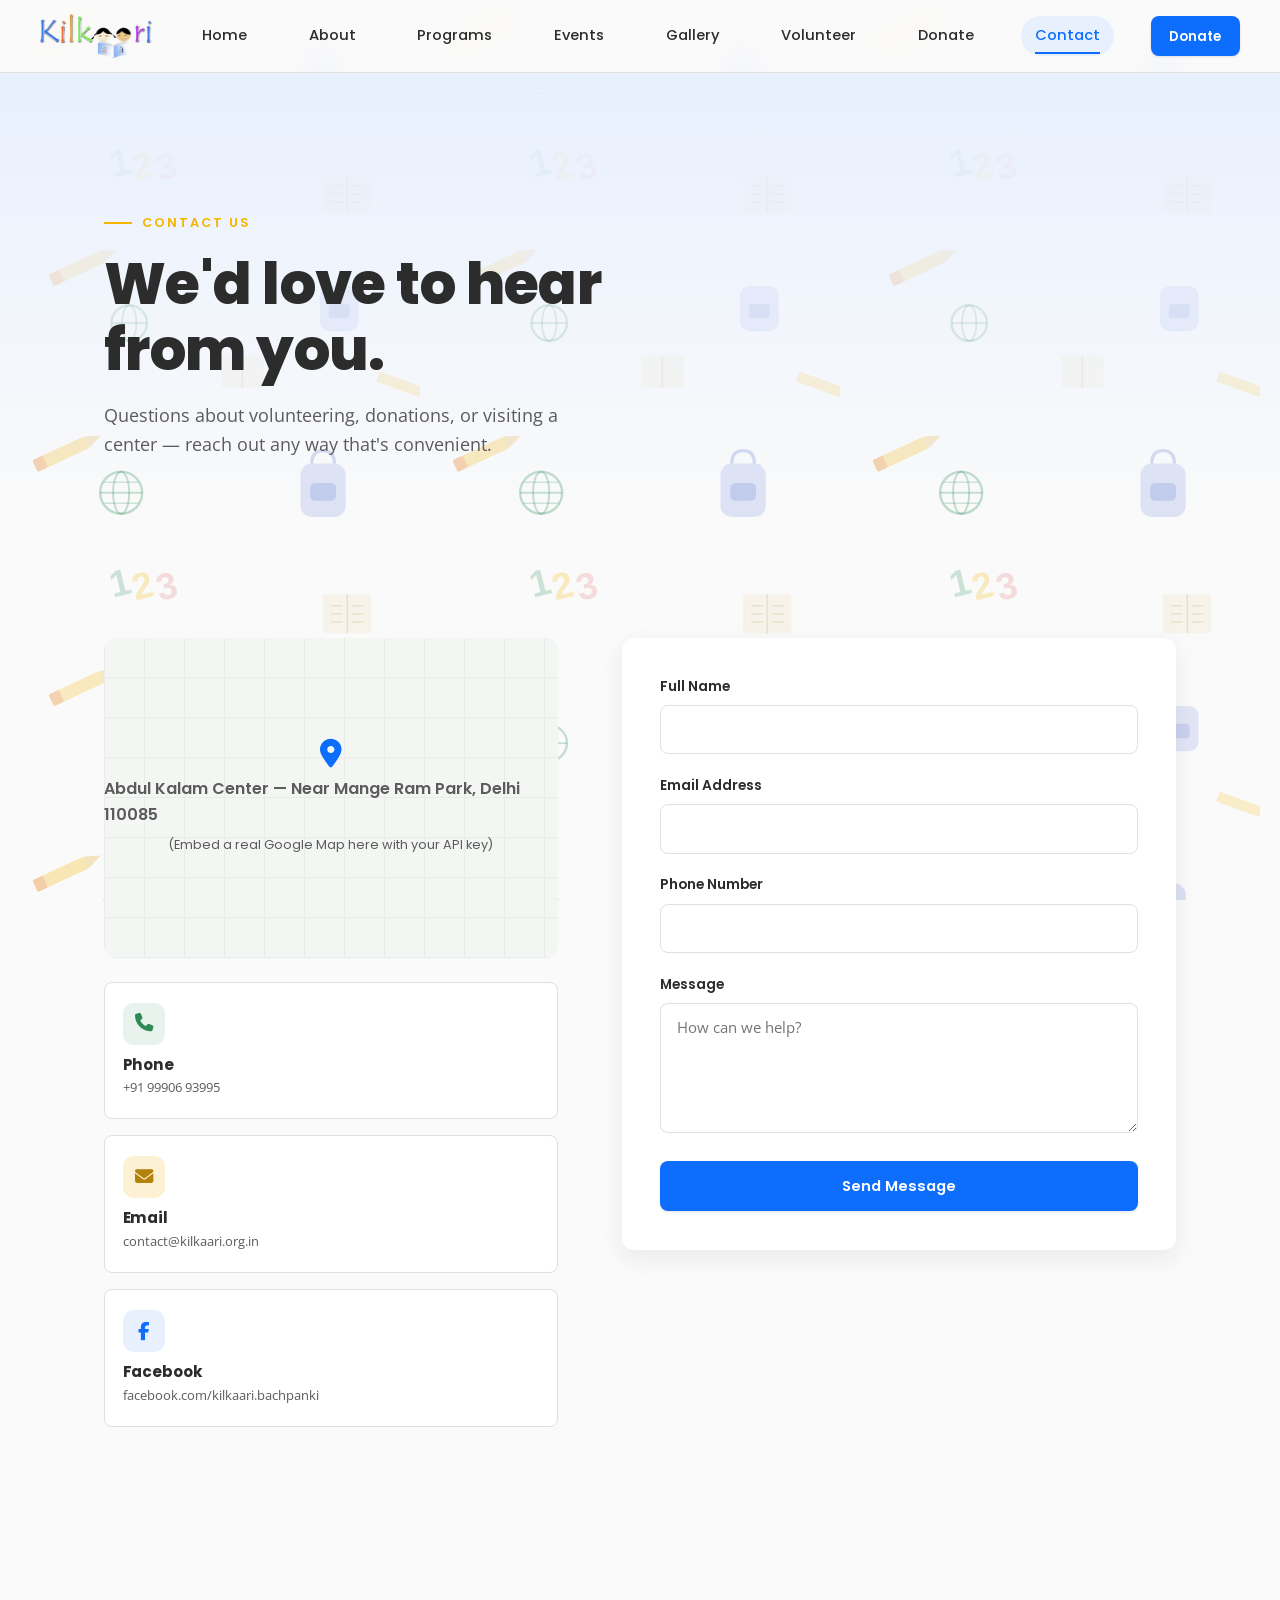
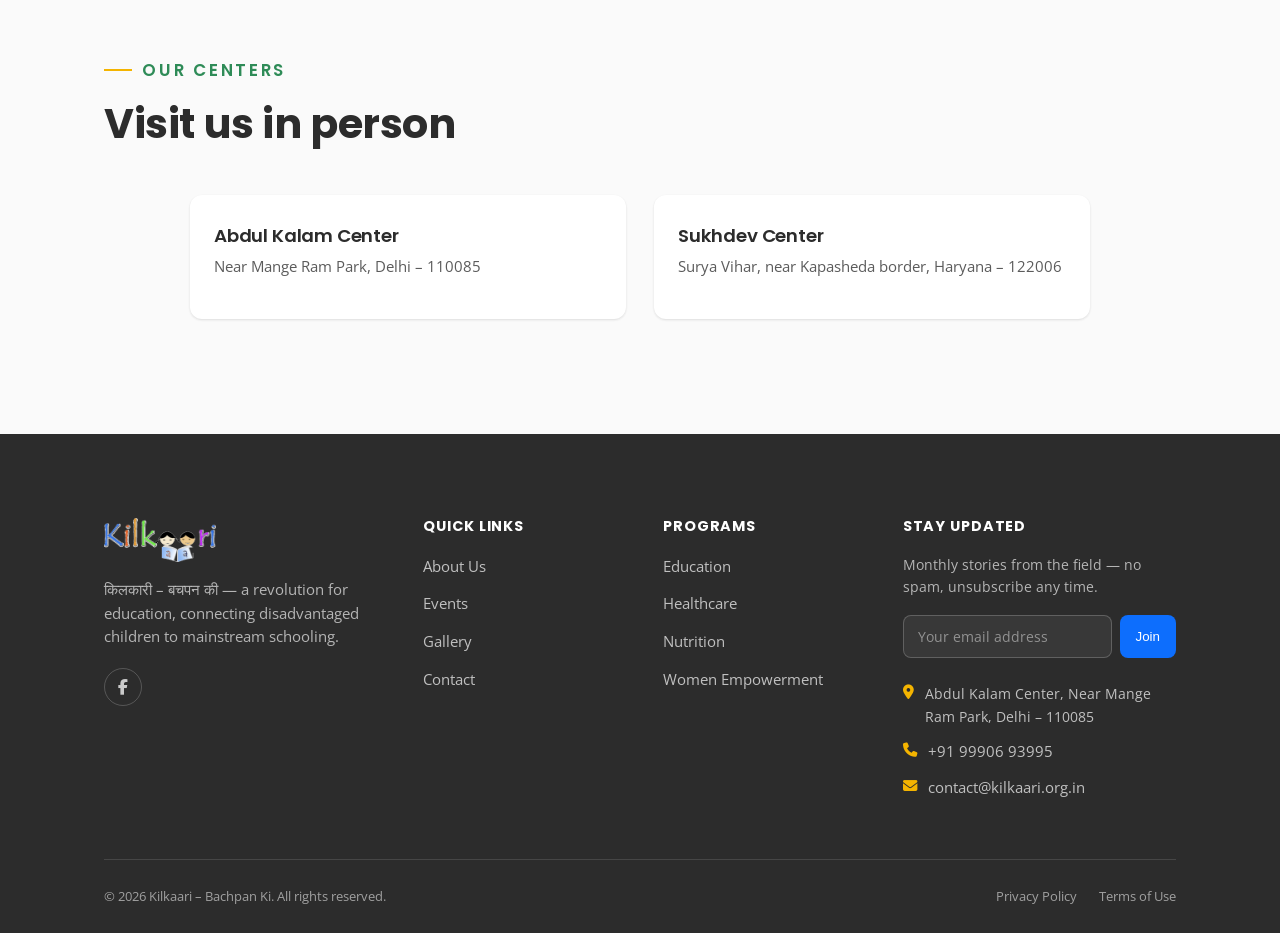
<file: Kilkaari/contact.html>
<!DOCTYPE html>
<html lang="en">
<head>
<meta charset="UTF-8">
<meta name="viewport" content="width=device-width, initial-scale=1.0">
<title>Contact Us | Kilkaari – Bachpan Ki</title>
<meta name="description" content="Get in touch with Kilkaari – Bachpan Ki — phone, email, office details and a contact form.">

<link rel="icon" type="image/x-icon" href="assets/images/favicon.ico">
<link rel="icon" type="image/png" sizes="32x32" href="assets/images/favicon-32.png">
<link rel="apple-touch-icon" href="assets/images/apple-touch-icon.png">

<meta property="og:type" content="website">
<meta property="og:title" content="Contact Us | Kilkaari – Bachpan Ki">
<meta property="og:description" content="Get in touch with Kilkaari – Bachpan Ki — phone, email, office details and a contact form.">
<!-- TODO: replace with your real deployed domain once you have one -->
<meta property="og:url" content="https://REPLACE-WITH-YOUR-DOMAIN.com/contact.html">
<meta property="og:image" content="https://REPLACE-WITH-YOUR-DOMAIN.com/assets/images/logo.png">
<meta name="twitter:card" content="summary_large_image">
<meta name="twitter:title" content="Contact Us | Kilkaari – Bachpan Ki">
<meta name="twitter:description" content="Get in touch with Kilkaari – Bachpan Ki — phone, email, office details and a contact form.">
<link rel="preconnect" href="https://fonts.googleapis.com">
<link rel="stylesheet" href="https://cdnjs.cloudflare.com/ajax/libs/font-awesome/6.5.1/css/all.min.css">
<link rel="stylesheet" href="assets/css/global.css">
<link rel="stylesheet" href="assets/css/navbar.css">
<link rel="stylesheet" href="assets/css/hero.css">
<link rel="stylesheet" href="assets/css/cards.css">
<link rel="stylesheet" href="assets/css/buttons.css">
<link rel="stylesheet" href="assets/css/forms.css">
<link rel="stylesheet" href="assets/css/footer.css">
<link rel="stylesheet" href="assets/css/responsive.css">
<style>
  .map-placeholder{
    height:320px; border-radius:var(--radius); overflow:hidden;
    background:
      linear-gradient(rgba(255,255,255,.55), rgba(255,255,255,.55)),
      repeating-linear-gradient(0deg, #cfd8cf 0 1px, transparent 1px 40px),
      repeating-linear-gradient(90deg, #cfd8cf 0 1px, transparent 1px 40px),
      #e6ebe6;
    display:flex; align-items:center; justify-content:center; flex-direction:column; gap:.5rem;
    color:var(--color-ink-soft); font-family:var(--font-display); font-weight:600;
  }
  .map-placeholder i{ font-size:1.8rem; color:var(--color-primary); }
</style>
</head>
<body>
<a href="#main-content" class="visually-hidden">Skip to main content</a>

<header class="site-header">
  <div class="container navbar">
    <a href="index.html" class="navbar__brand"><img src="assets/images/logo.png" alt="Kilkaari – Bachpan Ki" class="navbar__brand-logo"></a>
    <nav class="navbar__links" aria-label="Primary">
      <a href="index.html">Home</a>
      <a href="about.html">About</a>
      <a href="programs.html">Programs</a>
      <a href="events.html">Events</a>
      <a href="gallery.html">Gallery</a>
      <a href="volunteer.html">Volunteer</a>
      <a href="donate.html">Donate</a>
      <a href="contact.html">Contact</a>
    </nav>
    <div class="navbar__actions">
      <a href="donate.html" class="btn btn-primary btn-sm">Donate</a>
      <button class="navbar__toggle" aria-label="Toggle menu" aria-expanded="false"><span></span><span></span><span></span></button>
    </div>
  </div>
</header>

<main id="main-content">

<section class="hero" style="padding-bottom:32px;">
  <div class="container">
    <p class="hero__eyebrow">Contact Us</p>
    <h1 class="hero__title" style="max-width:16ch;">We'd love to hear from you.</h1>
    <p class="hero__lede">Questions about volunteering, donations, or visiting a center — reach out any way that's convenient.</p>
  </div>
</section>

<section>
  <div class="container about__grid">
    <div class="reveal">
      <div class="map-placeholder">
        <i class="fa-solid fa-location-dot"></i>
        <span>Abdul Kalam Center — Near Mange Ram Park, Delhi 110085</span>
        <span style="font-weight:400;font-size:.8rem;">(Embed a real Google Map here with your API key)</span>
      </div>

      <div class="value-chip" style="margin-top:1.5rem;">
        <div class="icon"><i class="fa-solid fa-phone"></i></div>
        <h4>Phone</h4>
        <p><a href="tel:+919990693995">+91 99906 93995</a></p>
      </div>
      <div class="value-chip" style="margin-top:1rem;">
        <div class="icon"><i class="fa-solid fa-envelope"></i></div>
        <h4>Email</h4>
        <p><a href="mailto:contact@kilkaari.org.in">contact@kilkaari.org.in</a></p>
      </div>
      <div class="value-chip" style="margin-top:1rem;">
        <div class="icon"><i class="fa-brands fa-facebook-f"></i></div>
        <h4>Facebook</h4>
        <p><a href="https://www.facebook.com/kilkaari.bachpanki" target="_blank" rel="noopener">facebook.com/kilkaari.bachpanki</a></p>
      </div>
    </div>

    <div class="reveal">
      <form class="form-card" data-demo-form data-endpoint="/api/contact-messages">
        <div class="form-group">
          <label class="form-label" for="c-name">Full Name</label>
          <input class="form-control" type="text" id="c-name" name="full_name" required>
        </div>
        <div class="form-group">
          <label class="form-label" for="c-email">Email Address</label>
          <input class="form-control" type="email" id="c-email" name="email" required>
        </div>
        <div class="form-group">
          <label class="form-label" for="c-phone">Phone Number</label>
          <input class="form-control" type="tel" id="c-phone" name="phone">
        </div>
        <div class="form-group">
          <label class="form-label" for="c-comment">Message</label>
          <textarea class="form-control" id="c-comment" name="comment" required placeholder="How can we help?"></textarea>
        </div>
        <button type="submit" class="btn btn-primary btn-block">Send Message</button>
        <p data-form-success hidden style="margin-top:1rem;color:var(--color-secondary);font-weight:600;">Thanks — we've received your message and will reply soon.</p>
      </form>
    </div>
  </div>
</section>

<!-- ============================= CENTERS ============================= -->
<section>
  <div class="container">
    <div class="section-head reveal"><p class="eyebrow">Our Centers</p><h2>Visit us in person</h2></div>
    <div class="programs-grid">
      <article class="program-card card reveal"><div class="program-card__body"><h3>Abdul Kalam Center</h3><p>Near Mange Ram Park, Delhi – 110085</p></div></article>
      <article class="program-card card reveal"><div class="program-card__body"><h3>Sukhdev Center</h3><p>Surya Vihar, near Kapasheda border, Haryana – 122006</p></div></article>
    </div>
  </div>
</section>

</main>

<footer class="site-footer">
  <div class="container">
    <div class="footer__grid">
      <div class="footer__brand">
        <a href="index.html" class="navbar__brand"><img src="assets/images/logo.png" alt="Kilkaari – Bachpan Ki" class="navbar__brand-logo"></a>
        <p>किलकारी – बचपन की — a revolution for education, connecting disadvantaged children to mainstream schooling.</p>
        <div class="footer__social"><a href="https://www.facebook.com/kilkaari.bachpanki" target="_blank" rel="noopener" aria-label="Facebook"><i class="fa-brands fa-facebook-f"></i></a></div>
      </div>
      <div class="footer__col">
        <h4>Quick Links</h4>
        <ul><li><a href="about.html">About Us</a></li><li><a href="events.html">Events</a></li><li><a href="gallery.html">Gallery</a></li><li><a href="contact.html">Contact</a></li></ul>
      </div>
      <div class="footer__col">
        <h4>Programs</h4>
        <ul><li><a href="programs.html">Education</a></li><li><a href="programs.html">Healthcare</a></li><li><a href="programs.html">Nutrition</a></li><li><a href="programs.html">Women Empowerment</a></li></ul>
      </div>
      <div class="footer__col footer__newsletter">
        <h4>Stay Updated</h4>
        <p>Monthly stories from the field — no spam, unsubscribe any time.</p>
        <form class="newsletter-form">
          <label for="newsletter-email" class="visually-hidden">Email address</label>
          <input type="email" id="newsletter-email" placeholder="Your email address" required>
          <button type="submit">Join</button>
        </form>
        <ul class="footer__contact" style="margin-top:1.5rem;">
          <li><i class="fa-solid fa-location-dot"></i><span>Abdul Kalam Center, Near Mange Ram Park, Delhi – 110085</span></li>
          <li><i class="fa-solid fa-phone"></i><span><a href="tel:+919990693995">+91 99906 93995</a></span></li>
          <li><i class="fa-solid fa-envelope"></i><span><a href="mailto:contact@kilkaari.org.in">contact@kilkaari.org.in</a></span></li>
        </ul>
      </div>
    </div>
    <div class="footer__bottom">
      <span>&copy; <span data-current-year>2026</span> Kilkaari – Bachpan Ki. All rights reserved.</span>
      <div class="footer__legal"><a href="#">Privacy Policy</a><a href="#">Terms of Use</a></div>
    </div>
  </div>
</footer>

<script src="assets/js/api.js"></script>
<script src="assets/js/navbar.js"></script>
<script src="assets/js/animation.js"></script>
<script src="assets/js/main.js"></script>
</body>
</html>
</file>
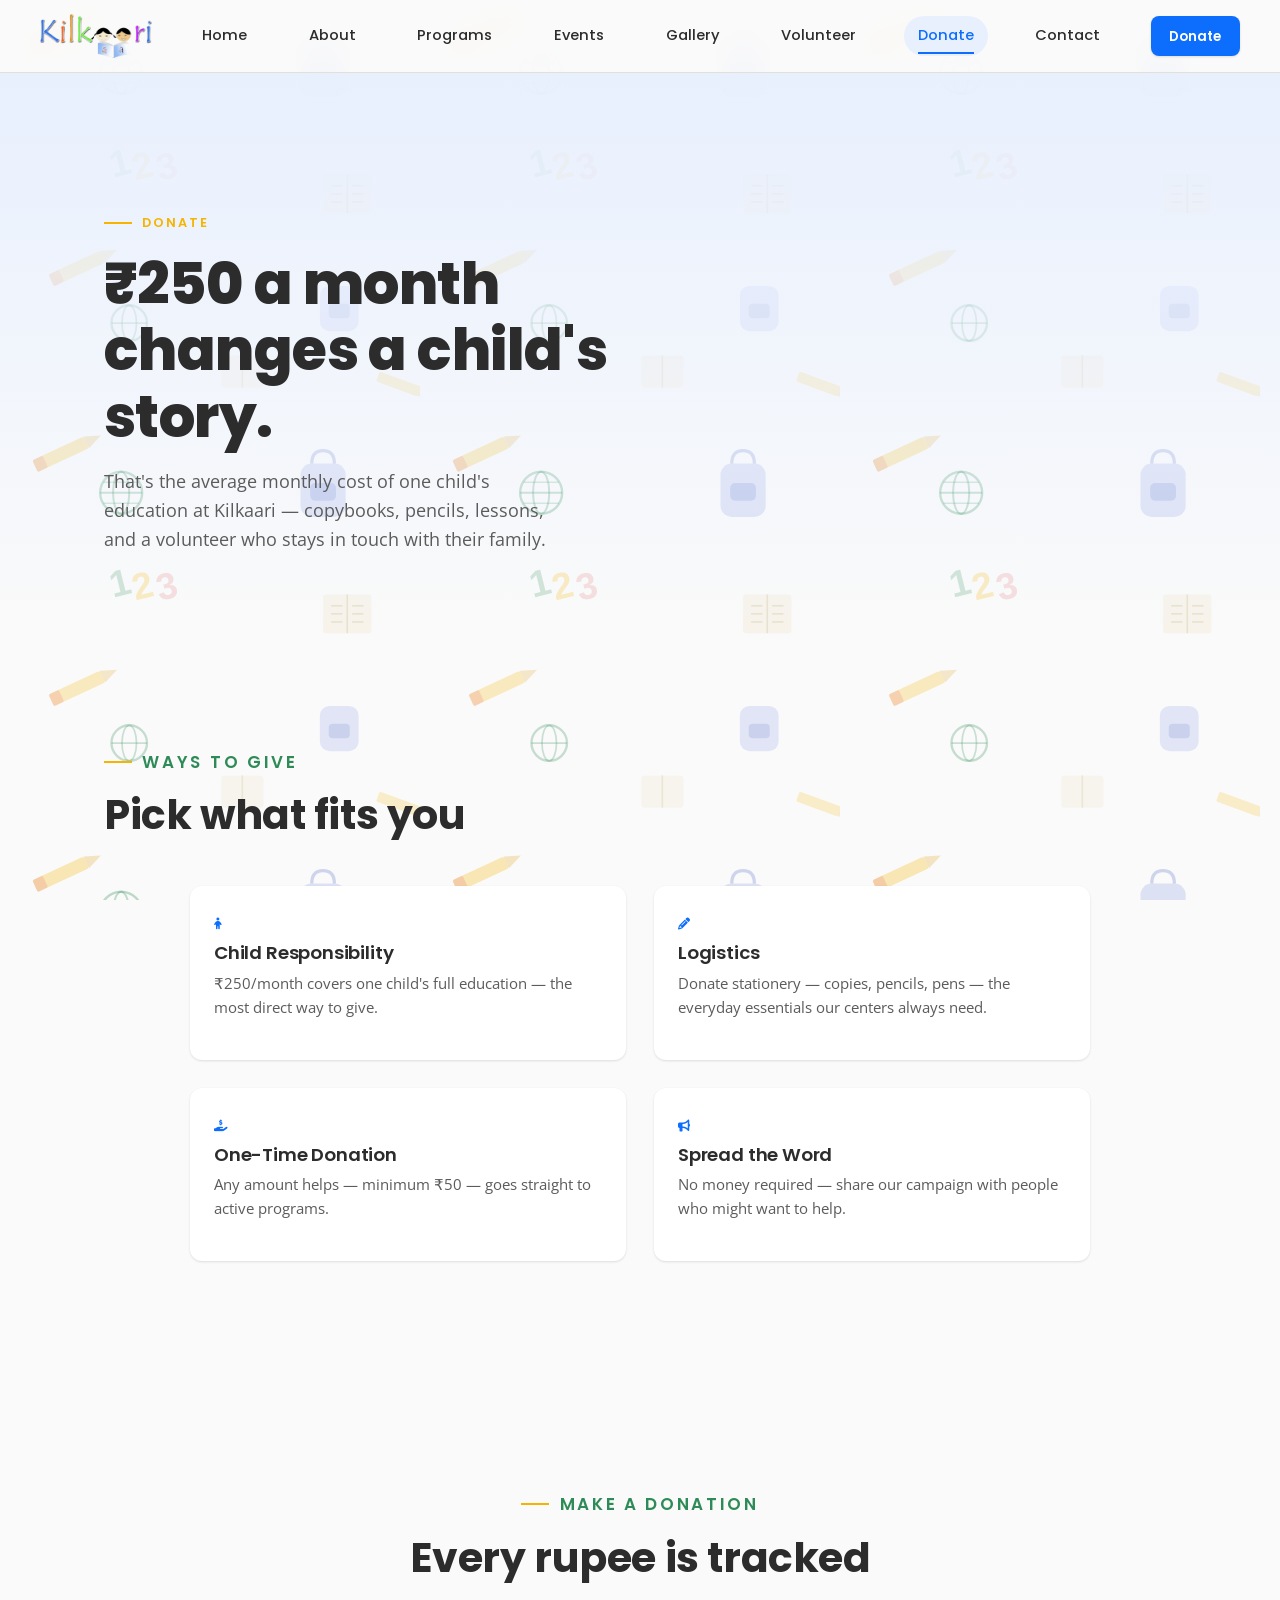
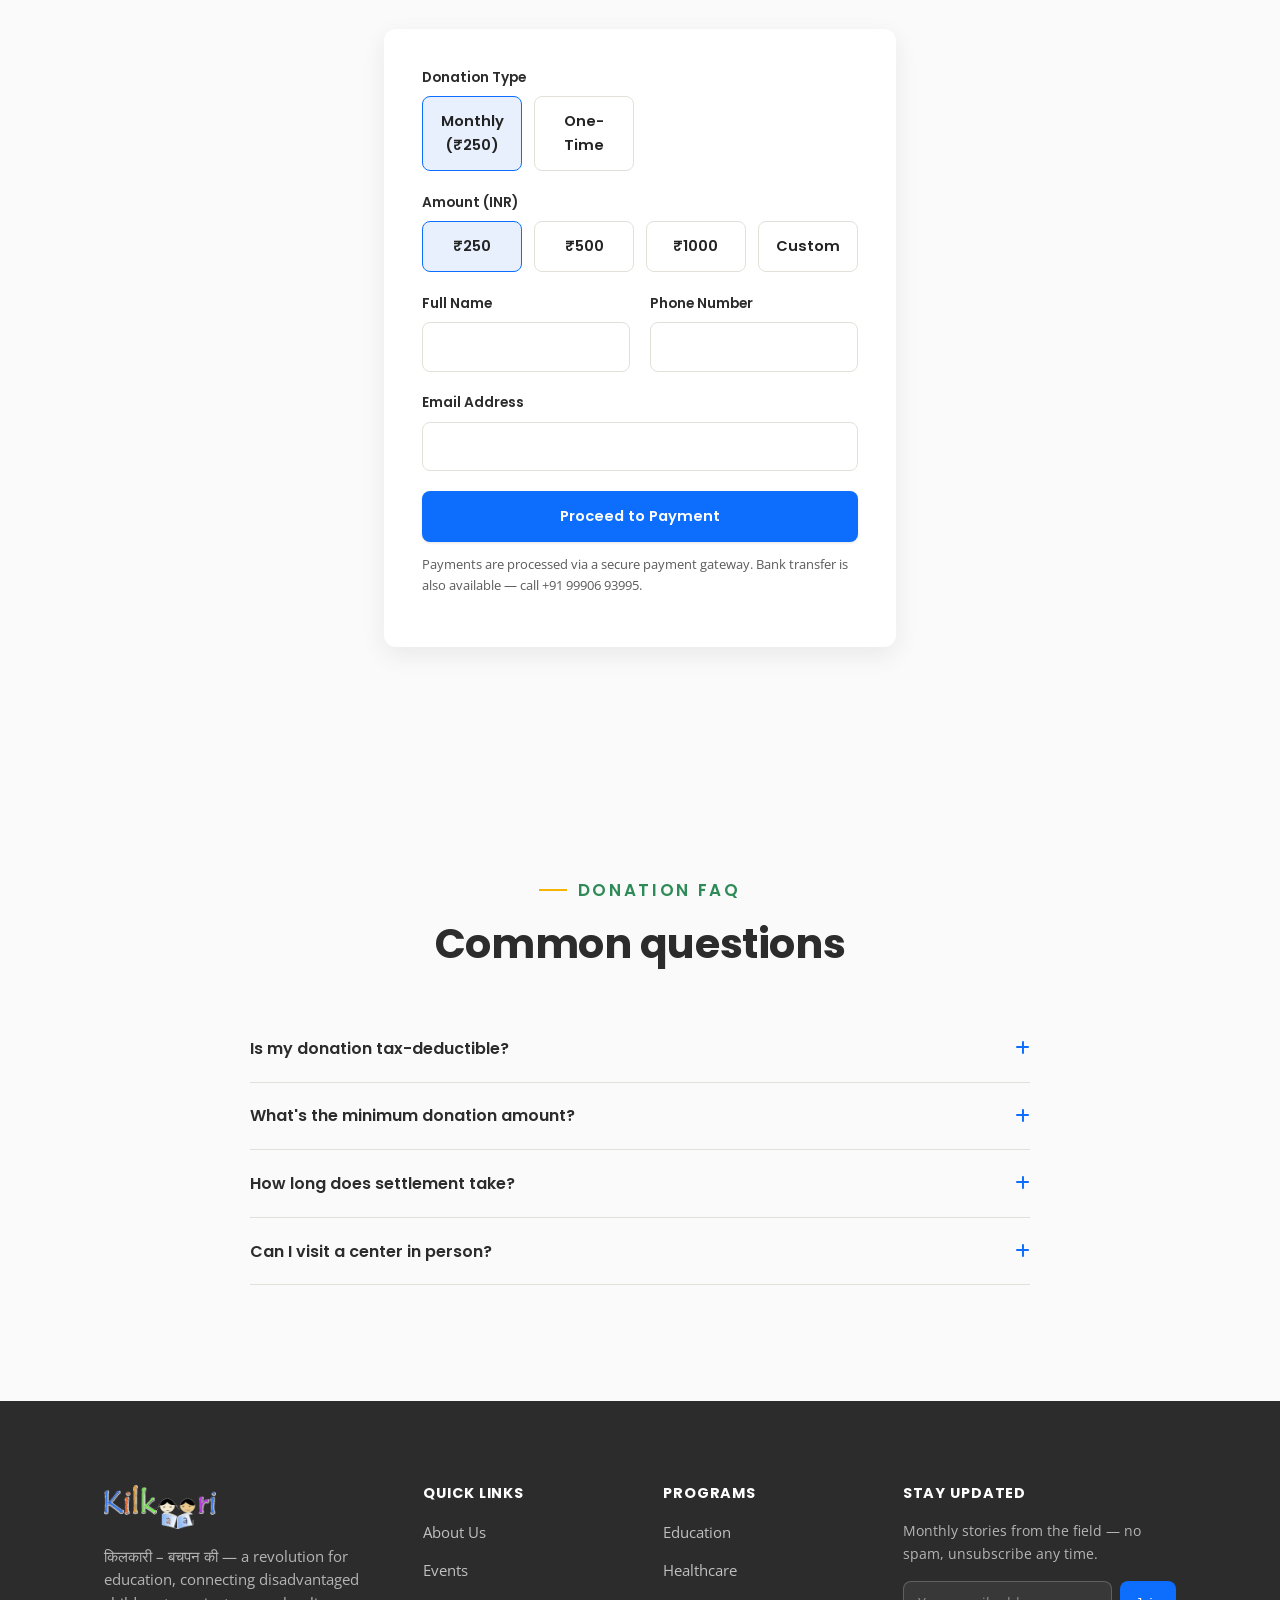
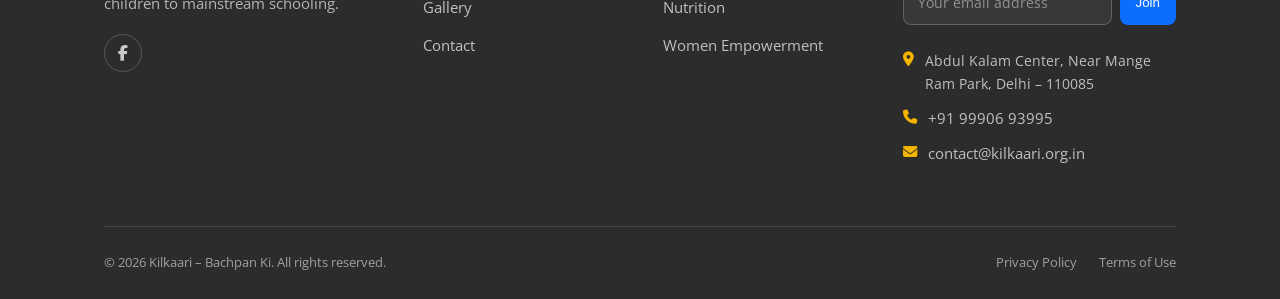
<file: Kilkaari/donate.html>
<!DOCTYPE html>
<html lang="en">
<head>
<meta charset="UTF-8">
<meta name="viewport" content="width=device-width, initial-scale=1.0">
<title>Donate | Kilkaari – Bachpan Ki</title>
<meta name="description" content="Donate to Kilkaari – Bachpan Ki. ₹250/month sponsors one child's education.">

<link rel="icon" type="image/x-icon" href="assets/images/favicon.ico">
<link rel="icon" type="image/png" sizes="32x32" href="assets/images/favicon-32.png">
<link rel="apple-touch-icon" href="assets/images/apple-touch-icon.png">

<meta property="og:type" content="website">
<meta property="og:title" content="Donate | Kilkaari – Bachpan Ki">
<meta property="og:description" content="Donate to Kilkaari – Bachpan Ki. ₹250/month sponsors one child's education.">
<!-- TODO: replace with your real deployed domain once you have one -->
<meta property="og:url" content="https://REPLACE-WITH-YOUR-DOMAIN.com/donate.html">
<meta property="og:image" content="https://REPLACE-WITH-YOUR-DOMAIN.com/assets/images/logo.png">
<meta name="twitter:card" content="summary_large_image">
<meta name="twitter:title" content="Donate | Kilkaari – Bachpan Ki">
<meta name="twitter:description" content="Donate to Kilkaari – Bachpan Ki. ₹250/month sponsors one child's education.">
<link rel="preconnect" href="https://fonts.googleapis.com">
<link rel="stylesheet" href="https://cdnjs.cloudflare.com/ajax/libs/font-awesome/6.5.1/css/all.min.css">
<link rel="stylesheet" href="assets/css/global.css">
<link rel="stylesheet" href="assets/css/navbar.css">
<link rel="stylesheet" href="assets/css/hero.css">
<link rel="stylesheet" href="assets/css/cards.css">
<link rel="stylesheet" href="assets/css/buttons.css">
<link rel="stylesheet" href="assets/css/forms.css">
<link rel="stylesheet" href="assets/css/footer.css">
<link rel="stylesheet" href="assets/css/responsive.css">
</head>
<body>
<a href="#main-content" class="visually-hidden">Skip to main content</a>

<header class="site-header">
  <div class="container navbar">
    <a href="index.html" class="navbar__brand"><img src="assets/images/logo.png" alt="Kilkaari – Bachpan Ki" class="navbar__brand-logo"></a>
    <nav class="navbar__links" aria-label="Primary">
      <a href="index.html">Home</a>
      <a href="about.html">About</a>
      <a href="programs.html">Programs</a>
      <a href="events.html">Events</a>
      <a href="gallery.html">Gallery</a>
      <a href="volunteer.html">Volunteer</a>
      <a href="donate.html">Donate</a>
      <a href="contact.html">Contact</a>
    </nav>
    <div class="navbar__actions">
      <a href="donate.html" class="btn btn-primary btn-sm">Donate</a>
      <button class="navbar__toggle" aria-label="Toggle menu" aria-expanded="false"><span></span><span></span><span></span></button>
    </div>
  </div>
</header>

<main id="main-content">

<section class="hero" style="padding-bottom:48px;">
  <div class="container">
    <p class="hero__eyebrow">Donate</p>
    <h1 class="hero__title" style="max-width:16ch;">₹250 a month changes a child's story.</h1>
    <p class="hero__lede">That's the average monthly cost of one child's education at Kilkaari — copybooks, pencils, lessons, and a volunteer who stays in touch with their family.</p>
  </div>
</section>

<!-- ============================= WAYS TO GIVE ============================= -->
<section id="ways-to-give">
  <div class="container">
    <div class="section-head reveal"><p class="eyebrow">Ways to Give</p><h2>Pick what fits you</h2></div>
    <div class="programs-grid">
      <article class="program-card card reveal">
        <div class="program-card__body">
          <span class="num"><i class="fa-solid fa-child"></i></span>
          <h3>Child Responsibility</h3>
          <p>₹250/month covers one child's full education — the most direct way to give.</p>
        </div>
      </article>
      <article class="program-card card reveal">
        <div class="program-card__body">
          <span class="num"><i class="fa-solid fa-pencil"></i></span>
          <h3>Logistics</h3>
          <p>Donate stationery — copies, pencils, pens — the everyday essentials our centers always need.</p>
        </div>
      </article>
      <article class="program-card card reveal">
        <div class="program-card__body">
          <span class="num"><i class="fa-solid fa-hand-holding-dollar"></i></span>
          <h3>One-Time Donation</h3>
          <p>Any amount helps — minimum ₹50 — goes straight to active programs.</p>
        </div>
      </article>
      <article class="program-card card reveal">
        <div class="program-card__body">
          <span class="num"><i class="fa-solid fa-bullhorn"></i></span>
          <h3>Spread the Word</h3>
          <p>No money required — share our campaign with people who might want to help.</p>
        </div>
      </article>
    </div>
  </div>
</section>

<!-- ============================= DONATION FORM ============================= -->
<section id="give">
  <div class="container" style="max-width:640px;">
    <div class="section-head center reveal" style="margin-left:auto;margin-right:auto;">
      <p class="eyebrow" style="justify-content:center;">Make a Donation</p>
      <h2>Every rupee is tracked</h2>
    </div>

    <form class="form-card reveal" id="donate-form">
      <div class="form-group">
        <label class="form-label">Donation Type</label>
        <div class="radio-cards" id="donation-type-cards">
          <label class="radio-card is-selected"><input type="radio" name="donation_type" value="monthly_child_sponsorship" checked>Monthly (₹250)</label>
          <label class="radio-card"><input type="radio" name="donation_type" value="one_time">One-Time</label>
        </div>
      </div>

      <div class="form-group">
        <label class="form-label">Amount (INR)</label>
        <div class="radio-cards" id="amount-cards">
          <label class="radio-card is-selected"><input type="radio" name="amount_preset" value="250" checked>₹250</label>
          <label class="radio-card"><input type="radio" name="amount_preset" value="500">₹500</label>
          <label class="radio-card"><input type="radio" name="amount_preset" value="1000">₹1000</label>
          <label class="radio-card"><input type="radio" name="amount_preset" value="custom">Custom</label>
        </div>
        <input class="form-control" type="number" id="custom-amount" placeholder="Enter amount (min ₹50)" min="50" style="margin-top:.75rem;display:none;">
      </div>

      <div class="form-row">
        <div class="form-group">
          <label class="form-label" for="d-name">Full Name</label>
          <input class="form-control" type="text" id="d-name" required>
        </div>
        <div class="form-group">
          <label class="form-label" for="d-phone">Phone Number</label>
          <input class="form-control" type="tel" id="d-phone">
        </div>
      </div>
      <div class="form-group">
        <label class="form-label" for="d-email">Email Address</label>
        <input class="form-control" type="email" id="d-email" required>
      </div>

      <button type="submit" class="btn btn-primary btn-block" id="donate-submit">Proceed to Payment</button>
      <p class="form-note" id="donate-status"></p>
      <p class="form-note">Payments are processed via a secure payment gateway. Bank transfer is also available — <a href="tel:+919990693995">call +91 99906 93995</a>.</p>
    </form>
  </div>
</section>

<!-- ============================= FAQ ============================= -->
<section class="faq-section">
  <div class="container">
    <div class="section-head center reveal" style="margin-left:auto;margin-right:auto;">
      <p class="eyebrow" style="justify-content:center;">Donation FAQ</p>
      <h2>Common questions</h2>
    </div>
    <div class="faq-list reveal">
      <div class="faq-item">
        <button class="faq-item__q" aria-expanded="false">Is my donation tax-deductible? <i class="fa-solid fa-plus"></i></button>
        <div class="faq-item__a"><p>Yes, Kilkaari – Bachpan Ki is a registered non-profit and donations are eligible for tax benefits under applicable Indian tax law. A receipt is issued for every donation.</p></div>
      </div>
      <div class="faq-item">
        <button class="faq-item__q" aria-expanded="false">What's the minimum donation amount? <i class="fa-solid fa-plus"></i></button>
        <div class="faq-item__a"><p>₹50 for a one-time donation. Monthly child sponsorship is ₹250.</p></div>
      </div>
      <div class="faq-item">
        <button class="faq-item__q" aria-expanded="false">How long does settlement take? <i class="fa-solid fa-plus"></i></button>
        <div class="faq-item__a"><p>Payments typically settle within 3 business days through our payment gateway.</p></div>
      </div>
      <div class="faq-item">
        <button class="faq-item__q" aria-expanded="false">Can I visit a center in person? <i class="fa-solid fa-plus"></i></button>
        <div class="faq-item__a"><p>Yes — donors and sponsors are welcome to visit active centers and meet the children. Contact us to arrange a visit.</p></div>
      </div>
    </div>
  </div>
</section>

</main>

<footer class="site-footer">
  <div class="container">
    <div class="footer__grid">
      <div class="footer__brand">
        <a href="index.html" class="navbar__brand"><img src="assets/images/logo.png" alt="Kilkaari – Bachpan Ki" class="navbar__brand-logo"></a>
        <p>किलकारी – बचपन की — a revolution for education, connecting disadvantaged children to mainstream schooling.</p>
        <div class="footer__social"><a href="https://www.facebook.com/kilkaari.bachpanki" target="_blank" rel="noopener" aria-label="Facebook"><i class="fa-brands fa-facebook-f"></i></a></div>
      </div>
      <div class="footer__col">
        <h4>Quick Links</h4>
        <ul><li><a href="about.html">About Us</a></li><li><a href="events.html">Events</a></li><li><a href="gallery.html">Gallery</a></li><li><a href="contact.html">Contact</a></li></ul>
      </div>
      <div class="footer__col">
        <h4>Programs</h4>
        <ul><li><a href="programs.html">Education</a></li><li><a href="programs.html">Healthcare</a></li><li><a href="programs.html">Nutrition</a></li><li><a href="programs.html">Women Empowerment</a></li></ul>
      </div>
      <div class="footer__col footer__newsletter">
        <h4>Stay Updated</h4>
        <p>Monthly stories from the field — no spam, unsubscribe any time.</p>
        <form class="newsletter-form">
          <label for="newsletter-email" class="visually-hidden">Email address</label>
          <input type="email" id="newsletter-email" placeholder="Your email address" required>
          <button type="submit">Join</button>
        </form>
        <ul class="footer__contact" style="margin-top:1.5rem;">
          <li><i class="fa-solid fa-location-dot"></i><span>Abdul Kalam Center, Near Mange Ram Park, Delhi – 110085</span></li>
          <li><i class="fa-solid fa-phone"></i><span><a href="tel:+919990693995">+91 99906 93995</a></span></li>
          <li><i class="fa-solid fa-envelope"></i><span><a href="mailto:contact@kilkaari.org.in">contact@kilkaari.org.in</a></span></li>
        </ul>
      </div>
    </div>
    <div class="footer__bottom">
      <span>&copy; <span data-current-year>2026</span> Kilkaari – Bachpan Ki. All rights reserved.</span>
      <div class="footer__legal"><a href="#">Privacy Policy</a><a href="#">Terms of Use</a></div>
    </div>
  </div>
</footer>

<script src="assets/js/api.js"></script>
<script src="assets/js/navbar.js"></script>
<script src="assets/js/faq.js"></script>
<script src="assets/js/animation.js"></script>
<script src="assets/js/main.js"></script>
<script>
  // Radio-card selection styling
  document.querySelectorAll('.radio-cards').forEach((group) => {
    group.querySelectorAll('.radio-card').forEach((card) => {
      card.addEventListener('click', () => {
        group.querySelectorAll('.radio-card').forEach((c) => c.classList.remove('is-selected'));
        card.classList.add('is-selected');
      });
    });
  });

  // Show/hide the custom amount field
  const customAmountInput = document.getElementById('custom-amount');
  document.querySelectorAll('input[name="amount_preset"]').forEach((radio) => {
    radio.addEventListener('change', () => {
      customAmountInput.style.display = radio.value === 'custom' && radio.checked ? 'block' : customAmountInput.style.display;
      if (radio.checked && radio.value !== 'custom') customAmountInput.style.display = 'none';
    });
  });

  // Donation submit — creates the donation, then (in test payment mode)
  // confirms it immediately so the flow can be demoed end-to-end.
  const donateForm = document.getElementById('donate-form');
  const statusEl = document.getElementById('donate-status');
  donateForm.addEventListener('submit', async (e) => {
    e.preventDefault();
    const submitBtn = document.getElementById('donate-submit');
    const preset = document.querySelector('input[name="amount_preset"]:checked').value;
    const amount = preset === 'custom' ? parseFloat(customAmountInput.value) : parseFloat(preset);
    const donationType = document.querySelector('input[name="donation_type"]:checked').value;
    const name = document.getElementById('d-name').value;
    const email = document.getElementById('d-email').value;
    const phone = document.getElementById('d-phone').value;

    if (!amount || amount < 50) {
      statusEl.textContent = 'Please enter an amount of at least ₹50.';
      statusEl.style.color = '#c0392b';
      return;
    }
    if (!window.KilkaariAPI) {
      statusEl.textContent = 'api.js did not load — check the backend connection.';
      statusEl.style.color = '#c0392b';
      return;
    }

    submitBtn.disabled = true;
    submitBtn.textContent = 'Processing...';
    statusEl.style.color = 'var(--color-ink-soft)';
    statusEl.textContent = '';

    try {
      const result = await window.KilkaariAPI.createDonation({
        donor_name: name,
        donor_email: email,
        donor_phone: phone || null,
        amount,
        donation_type: donationType,
      });

      // In test mode the backend always succeeds — confirm it so the
      // donation shows as successful in the admin dashboard immediately.
      if (result.checkout && result.checkout.provider === 'test') {
        await window.KilkaariAPI.confirmTestPayment(result.donation.id);
      }

      submitBtn.textContent = 'Thank You!';
      statusEl.style.color = 'var(--color-secondary)';
      statusEl.textContent = `Donation of ₹${amount} recorded successfully. A receipt will be emailed to ${email}.`;
      donateForm.reset();
    } catch (err) {
      console.error('Donation failed:', err);
      submitBtn.textContent = 'Proceed to Payment';
      statusEl.style.color = '#c0392b';
      statusEl.textContent = `Something went wrong: ${err.message}`;
    } finally {
      submitBtn.disabled = false;
      if (submitBtn.textContent === 'Thank You!') {
        setTimeout(() => (submitBtn.textContent = 'Proceed to Payment'), 4000);
      }
    }
  });
</script>
</body>
</html>
</file>
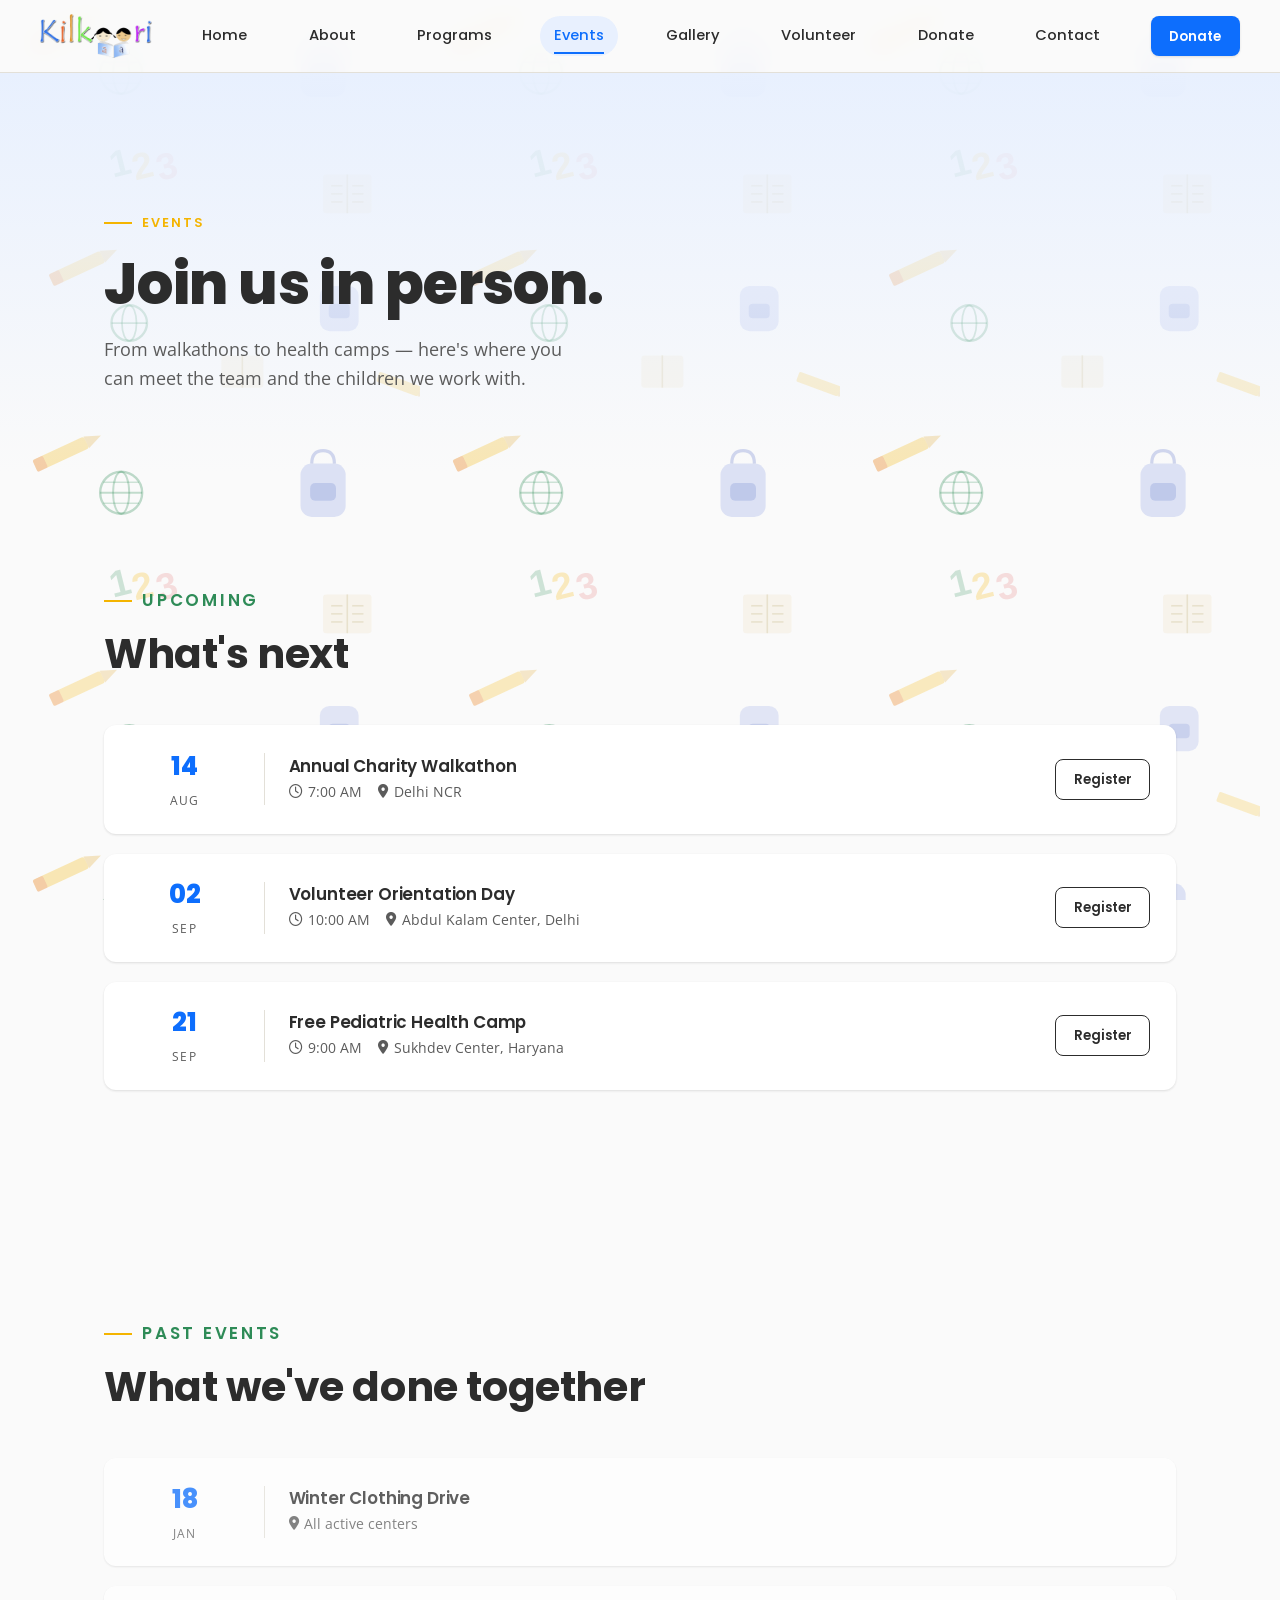
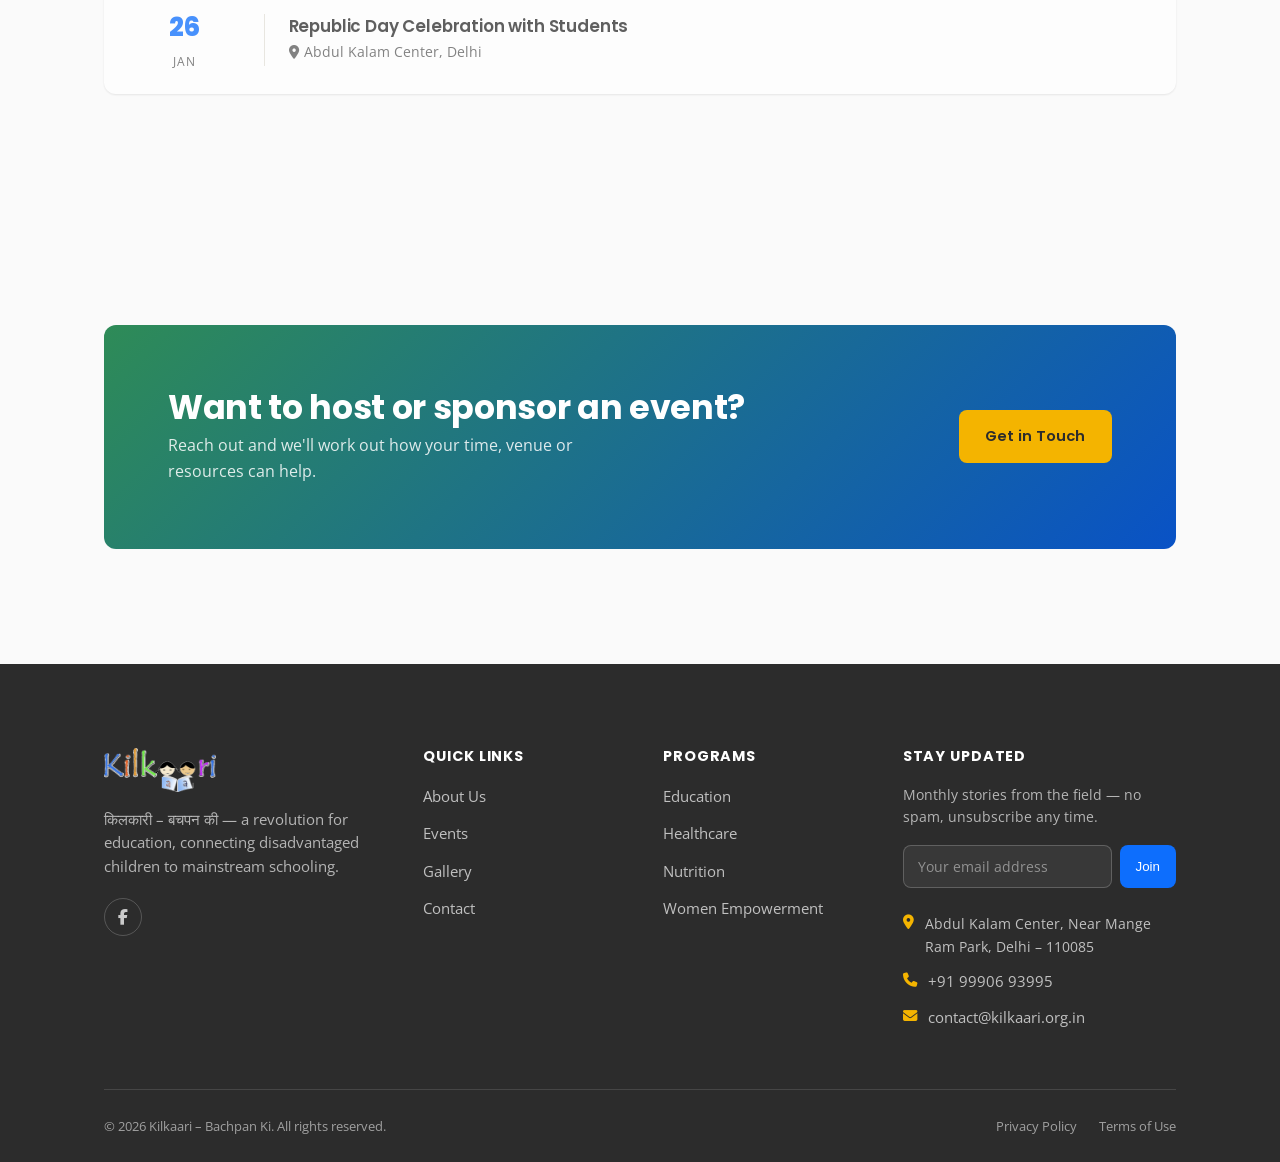
<file: Kilkaari/events.html>
<!DOCTYPE html>
<html lang="en">
<head>
<meta charset="UTF-8">
<meta name="viewport" content="width=device-width, initial-scale=1.0">
<title>Events | Kilkaari – Bachpan Ki</title>
<meta name="description" content="Upcoming and past events from Kilkaari – Bachpan Ki — walkathons, orientation days, and health camps.">

<link rel="icon" type="image/x-icon" href="assets/images/favicon.ico">
<link rel="icon" type="image/png" sizes="32x32" href="assets/images/favicon-32.png">
<link rel="apple-touch-icon" href="assets/images/apple-touch-icon.png">

<meta property="og:type" content="website">
<meta property="og:title" content="Events | Kilkaari – Bachpan Ki">
<meta property="og:description" content="Upcoming and past events from Kilkaari – Bachpan Ki — walkathons, orientation days, and health camps.">
<!-- TODO: replace with your real deployed domain once you have one -->
<meta property="og:url" content="https://REPLACE-WITH-YOUR-DOMAIN.com/events.html">
<meta property="og:image" content="https://REPLACE-WITH-YOUR-DOMAIN.com/assets/images/logo.png">
<meta name="twitter:card" content="summary_large_image">
<meta name="twitter:title" content="Events | Kilkaari – Bachpan Ki">
<meta name="twitter:description" content="Upcoming and past events from Kilkaari – Bachpan Ki — walkathons, orientation days, and health camps.">
<link rel="preconnect" href="https://fonts.googleapis.com">
<link rel="stylesheet" href="https://cdnjs.cloudflare.com/ajax/libs/font-awesome/6.5.1/css/all.min.css">
<link rel="stylesheet" href="assets/css/global.css">
<link rel="stylesheet" href="assets/css/navbar.css">
<link rel="stylesheet" href="assets/css/hero.css">
<link rel="stylesheet" href="assets/css/cards.css">
<link rel="stylesheet" href="assets/css/buttons.css">
<link rel="stylesheet" href="assets/css/forms.css">
<link rel="stylesheet" href="assets/css/footer.css">
<link rel="stylesheet" href="assets/css/responsive.css">
</head>
<body>
<a href="#main-content" class="visually-hidden">Skip to main content</a>

<header class="site-header">
  <div class="container navbar">
    <a href="index.html" class="navbar__brand"><img src="assets/images/logo.png" alt="Kilkaari – Bachpan Ki" class="navbar__brand-logo"></a>
    <nav class="navbar__links" aria-label="Primary">
      <a href="index.html">Home</a>
      <a href="about.html">About</a>
      <a href="programs.html">Programs</a>
      <a href="events.html">Events</a>
      <a href="gallery.html">Gallery</a>
      <a href="volunteer.html">Volunteer</a>
      <a href="donate.html">Donate</a>
      <a href="contact.html">Contact</a>
    </nav>
    <div class="navbar__actions">
      <a href="donate.html" class="btn btn-primary btn-sm">Donate</a>
      <button class="navbar__toggle" aria-label="Toggle menu" aria-expanded="false"><span></span><span></span><span></span></button>
    </div>
  </div>
</header>

<main id="main-content">

<section class="hero" style="padding-bottom:48px;">
  <div class="container">
    <p class="hero__eyebrow">Events</p>
    <h1 class="hero__title" style="max-width:16ch;">Join us in person.</h1>
    <p class="hero__lede">From walkathons to health camps — here's where you can meet the team and the children we work with.</p>
  </div>
</section>

<section id="upcoming-events">
  <div class="container">
    <div class="section-head reveal"><p class="eyebrow">Upcoming</p><h2>What's next</h2></div>
    <div id="events-list" class="events-list">
      <div class="event-card card reveal">
        <div class="event-card__date"><span class="day">14</span><span class="mon">Aug</span></div>
        <div class="event-card__divider"></div>
        <div class="event-card__info">
          <h3>Annual Charity Walkathon</h3>
          <div class="meta"><span><i class="fa-regular fa-clock"></i> 7:00 AM</span><span><i class="fa-solid fa-location-dot"></i> Delhi NCR</span></div>
        </div>
        <a href="contact.html" class="btn btn-outline btn-sm event-card__cta">Register</a>
      </div>
      <div class="event-card card reveal">
        <div class="event-card__date"><span class="day">02</span><span class="mon">Sep</span></div>
        <div class="event-card__divider"></div>
        <div class="event-card__info">
          <h3>Volunteer Orientation Day</h3>
          <div class="meta"><span><i class="fa-regular fa-clock"></i> 10:00 AM</span><span><i class="fa-solid fa-location-dot"></i> Abdul Kalam Center, Delhi</span></div>
        </div>
        <a href="volunteer.html" class="btn btn-outline btn-sm event-card__cta">Register</a>
      </div>
      <div class="event-card card reveal">
        <div class="event-card__date"><span class="day">21</span><span class="mon">Sep</span></div>
        <div class="event-card__divider"></div>
        <div class="event-card__info">
          <h3>Free Pediatric Health Camp</h3>
          <div class="meta"><span><i class="fa-regular fa-clock"></i> 9:00 AM</span><span><i class="fa-solid fa-location-dot"></i> Sukhdev Center, Haryana</span></div>
        </div>
        <a href="contact.html" class="btn btn-outline btn-sm event-card__cta">Register</a>
      </div>
    </div>
  </div>
</section>

<section id="past-events">
  <div class="container">
    <div class="section-head reveal"><p class="eyebrow">Past Events</p><h2>What we've done together</h2></div>
    <div id="past-events-list" class="events-list">
      <div class="event-card card reveal" style="opacity:.75;">
        <div class="event-card__date"><span class="day">18</span><span class="mon">Jan</span></div>
        <div class="event-card__divider"></div>
        <div class="event-card__info"><h3>Winter Clothing Drive</h3><div class="meta"><span><i class="fa-solid fa-location-dot"></i> All active centers</span></div></div>
      </div>
      <div class="event-card card reveal" style="opacity:.75;">
        <div class="event-card__date"><span class="day">26</span><span class="mon">Jan</span></div>
        <div class="event-card__divider"></div>
        <div class="event-card__info"><h3>Republic Day Celebration with Students</h3><div class="meta"><span><i class="fa-solid fa-location-dot"></i> Abdul Kalam Center, Delhi</span></div></div>
      </div>
    </div>
  </div>
</section>

<section class="cta-section">
  <div class="container">
    <div class="cta-banner reveal">
      <div><h2>Want to host or sponsor an event?</h2><p>Reach out and we'll work out how your time, venue or resources can help.</p></div>
      <div class="cta-banner__actions"><a href="contact.html" class="btn btn-accent">Get in Touch</a></div>
    </div>
  </div>
</section>

</main>

<footer class="site-footer">
  <div class="container">
    <div class="footer__grid">
      <div class="footer__brand">
        <a href="index.html" class="navbar__brand"><img src="assets/images/logo.png" alt="Kilkaari – Bachpan Ki" class="navbar__brand-logo"></a>
        <p>किलकारी – बचपन की — a revolution for education, connecting disadvantaged children to mainstream schooling.</p>
        <div class="footer__social"><a href="https://www.facebook.com/kilkaari.bachpanki" target="_blank" rel="noopener" aria-label="Facebook"><i class="fa-brands fa-facebook-f"></i></a></div>
      </div>
      <div class="footer__col">
        <h4>Quick Links</h4>
        <ul><li><a href="about.html">About Us</a></li><li><a href="events.html">Events</a></li><li><a href="gallery.html">Gallery</a></li><li><a href="contact.html">Contact</a></li></ul>
      </div>
      <div class="footer__col">
        <h4>Programs</h4>
        <ul><li><a href="programs.html">Education</a></li><li><a href="programs.html">Healthcare</a></li><li><a href="programs.html">Nutrition</a></li><li><a href="programs.html">Women Empowerment</a></li></ul>
      </div>
      <div class="footer__col footer__newsletter">
        <h4>Stay Updated</h4>
        <p>Monthly stories from the field — no spam, unsubscribe any time.</p>
        <form class="newsletter-form">
          <label for="newsletter-email" class="visually-hidden">Email address</label>
          <input type="email" id="newsletter-email" placeholder="Your email address" required>
          <button type="submit">Join</button>
        </form>
        <ul class="footer__contact" style="margin-top:1.5rem;">
          <li><i class="fa-solid fa-location-dot"></i><span>Abdul Kalam Center, Near Mange Ram Park, Delhi – 110085</span></li>
          <li><i class="fa-solid fa-phone"></i><span><a href="tel:+919990693995">+91 99906 93995</a></span></li>
          <li><i class="fa-solid fa-envelope"></i><span><a href="mailto:contact@kilkaari.org.in">contact@kilkaari.org.in</a></span></li>
        </ul>
      </div>
    </div>
    <div class="footer__bottom">
      <span>&copy; <span data-current-year>2026</span> Kilkaari – Bachpan Ki. All rights reserved.</span>
      <div class="footer__legal"><a href="#">Privacy Policy</a><a href="#">Terms of Use</a></div>
    </div>
  </div>
</footer>

<script src="assets/js/api.js"></script>
<script src="assets/js/navbar.js"></script>
<script src="assets/js/animation.js"></script>
<script src="assets/js/main.js"></script>
<script src="assets/js/events.js"></script>
</body>
</html>
</file>
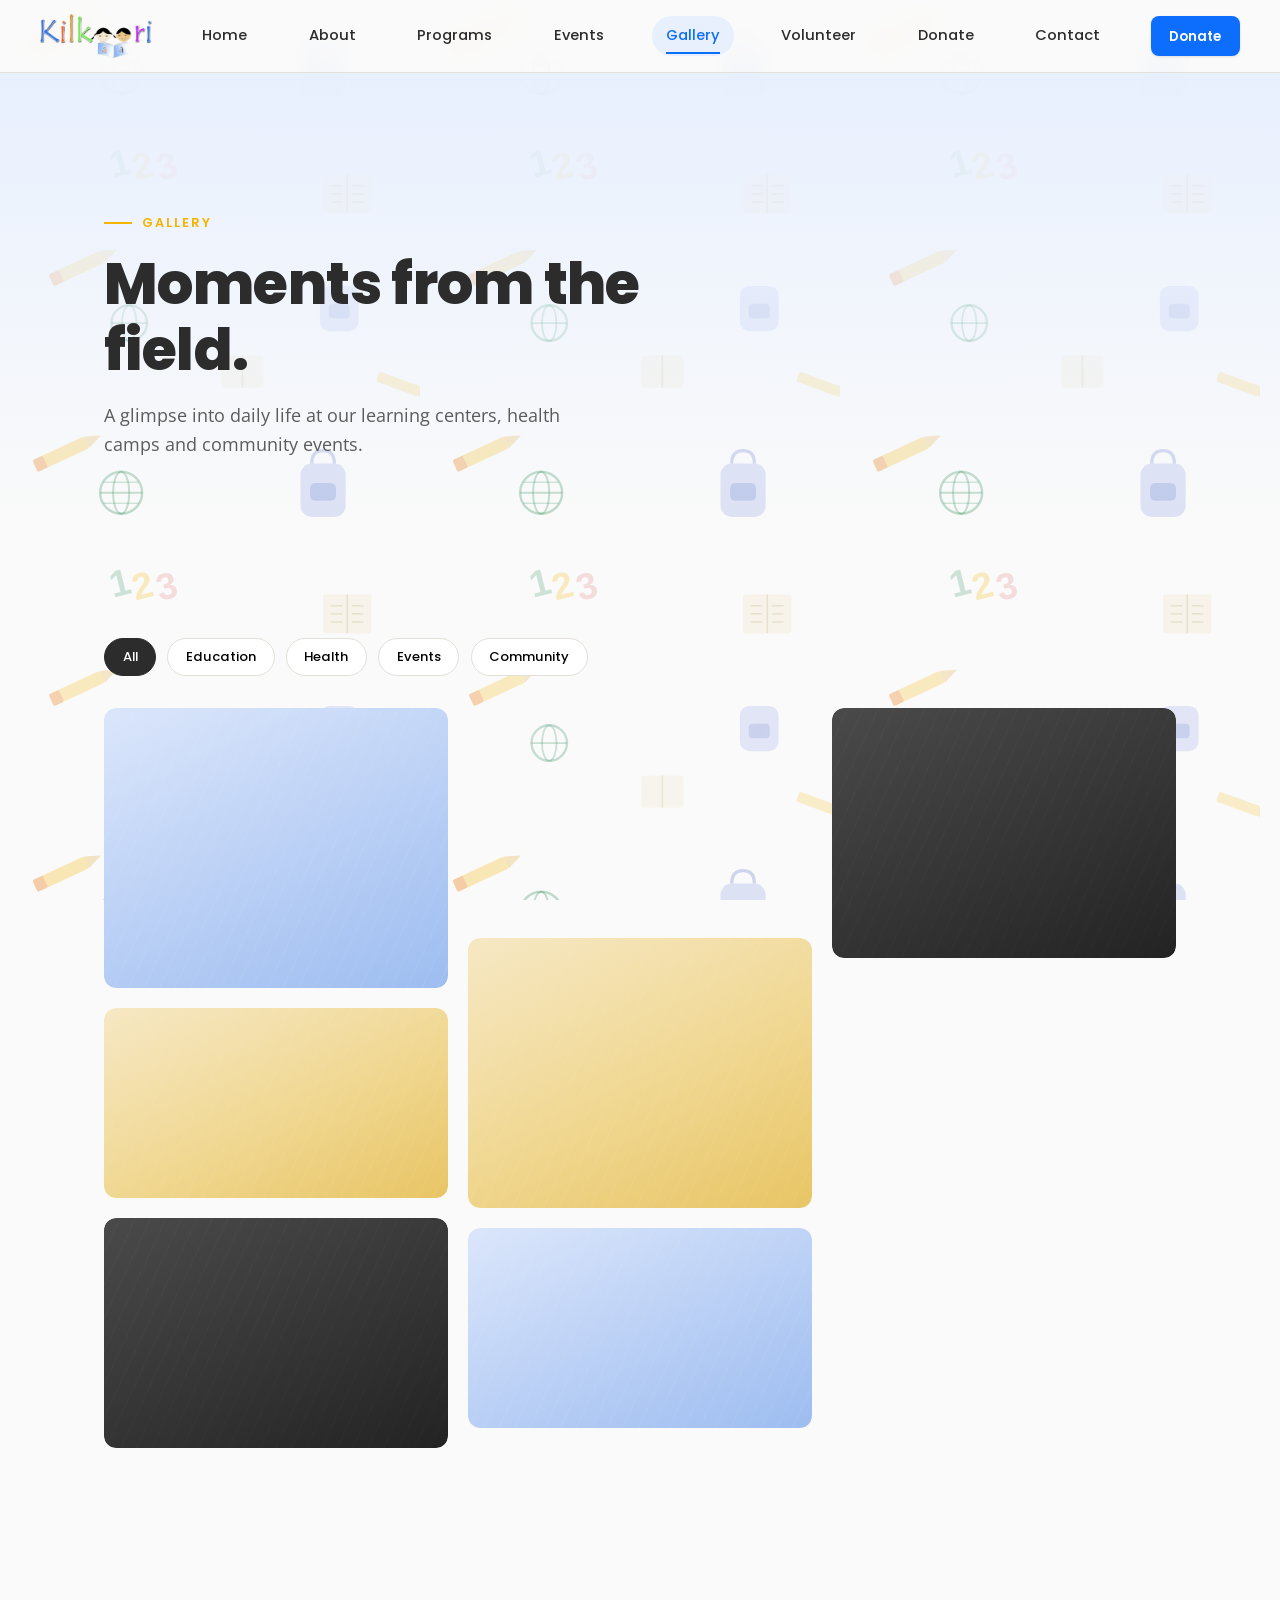
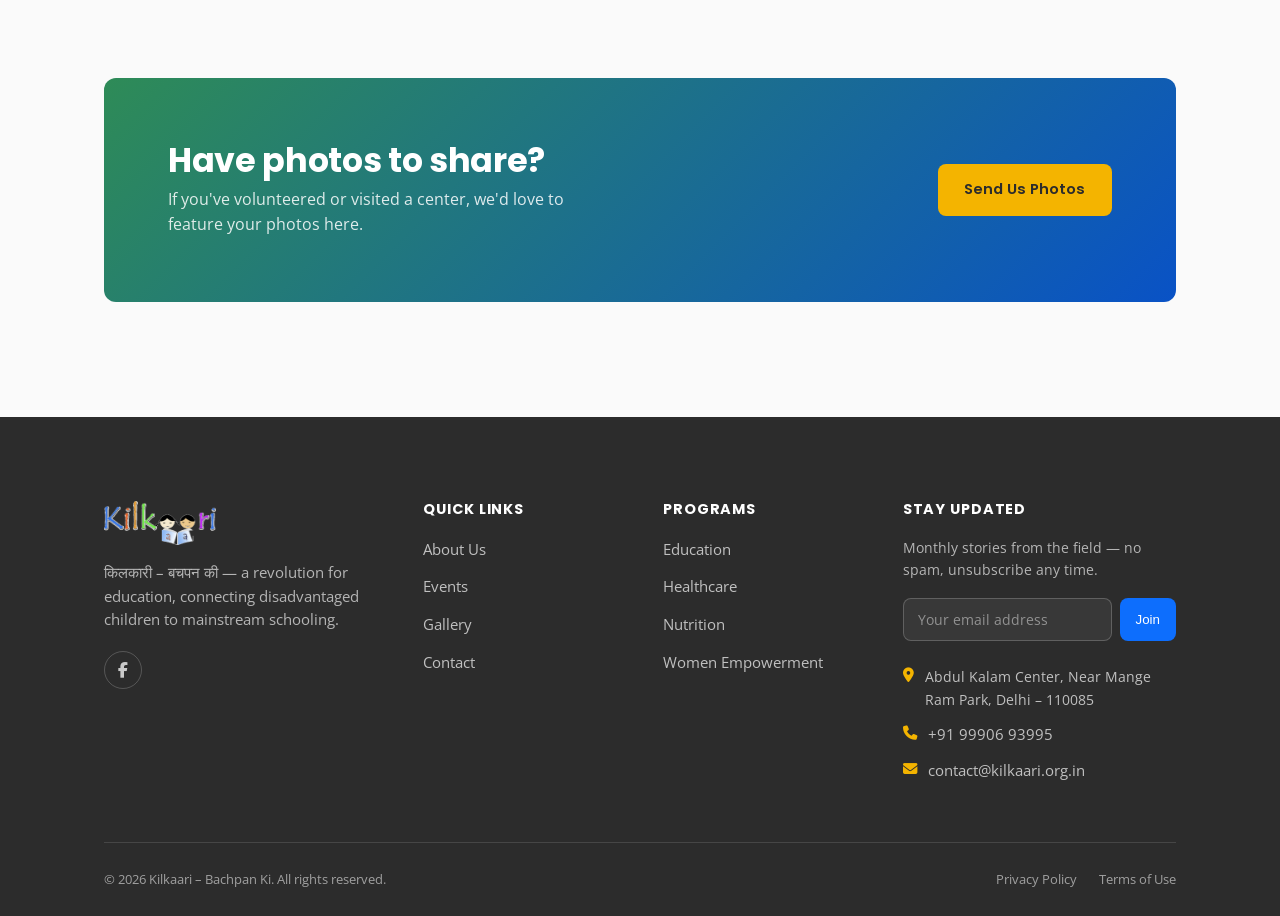
<file: Kilkaari/gallery.html>
<!DOCTYPE html>
<html lang="en">
<head>
<meta charset="UTF-8">
<meta name="viewport" content="width=device-width, initial-scale=1.0">
<title>Gallery | Kilkaari – Bachpan Ki</title>
<meta name="description" content="Moments from the field — photos from Kilkaari's learning centers, health camps, and events.">

<link rel="icon" type="image/x-icon" href="assets/images/favicon.ico">
<link rel="icon" type="image/png" sizes="32x32" href="assets/images/favicon-32.png">
<link rel="apple-touch-icon" href="assets/images/apple-touch-icon.png">

<meta property="og:type" content="website">
<meta property="og:title" content="Gallery | Kilkaari – Bachpan Ki">
<meta property="og:description" content="Moments from the field — photos from Kilkaari's learning centers, health camps, and events.">
<!-- TODO: replace with your real deployed domain once you have one -->
<meta property="og:url" content="https://REPLACE-WITH-YOUR-DOMAIN.com/gallery.html">
<meta property="og:image" content="https://REPLACE-WITH-YOUR-DOMAIN.com/assets/images/logo.png">
<meta name="twitter:card" content="summary_large_image">
<meta name="twitter:title" content="Gallery | Kilkaari – Bachpan Ki">
<meta name="twitter:description" content="Moments from the field — photos from Kilkaari's learning centers, health camps, and events.">
<link rel="preconnect" href="https://fonts.googleapis.com">
<link rel="stylesheet" href="https://cdnjs.cloudflare.com/ajax/libs/font-awesome/6.5.1/css/all.min.css">
<link rel="stylesheet" href="assets/css/global.css">
<link rel="stylesheet" href="assets/css/navbar.css">
<link rel="stylesheet" href="assets/css/hero.css">
<link rel="stylesheet" href="assets/css/cards.css">
<link rel="stylesheet" href="assets/css/buttons.css">
<link rel="stylesheet" href="assets/css/forms.css">
<link rel="stylesheet" href="assets/css/footer.css">
<link rel="stylesheet" href="assets/css/responsive.css">
<style>
  .gallery-modal{ position:fixed; inset:0; background:rgba(20,20,20,.85); display:none; align-items:center; justify-content:center; z-index:2000; padding:2rem; }
  .gallery-modal.is-open{ display:flex; }
  .gallery-modal__inner{ max-width:900px; width:100%; max-height:90vh; display:flex; flex-direction:column; align-items:center; }
  .gallery-modal__inner .photo-frame{ width:100%; max-width:900px; max-height:80vh; min-height:200px; border-radius:var(--radius); }
  .gallery-modal__inner img.gallery-modal__img{ max-width:100%; max-height:80vh; width:auto; height:auto; object-fit:contain; border-radius:var(--radius); display:block; }
  .gallery-modal__close{ position:absolute; top:1.5rem; right:1.5rem; background:none; border:0; color:#fff; font-size:1.6rem; cursor:pointer; }
  .gallery-modal__caption{ color:#fff; text-align:center; margin-top:1rem; font-family:var(--font-display); }
</style>
</head>
<body>
<a href="#main-content" class="visually-hidden">Skip to main content</a>

<header class="site-header">
  <div class="container navbar">
    <a href="index.html" class="navbar__brand"><img src="assets/images/logo.png" alt="Kilkaari – Bachpan Ki" class="navbar__brand-logo"></a>
    <nav class="navbar__links" aria-label="Primary">
      <a href="index.html">Home</a>
      <a href="about.html">About</a>
      <a href="programs.html">Programs</a>
      <a href="events.html">Events</a>
      <a href="gallery.html">Gallery</a>
      <a href="volunteer.html">Volunteer</a>
      <a href="donate.html">Donate</a>
      <a href="contact.html">Contact</a>
    </nav>
    <div class="navbar__actions">
      <a href="donate.html" class="btn btn-primary btn-sm">Donate</a>
      <button class="navbar__toggle" aria-label="Toggle menu" aria-expanded="false"><span></span><span></span><span></span></button>
    </div>
  </div>
</header>

<main id="main-content">

<section class="hero" style="padding-bottom:32px;">
  <div class="container">
    <p class="hero__eyebrow">Gallery</p>
    <h1 class="hero__title" style="max-width:16ch;">Moments from the field.</h1>
    <p class="hero__lede">A glimpse into daily life at our learning centers, health camps and community events.</p>
  </div>
</section>

<section>
  <div class="container">
    <div class="gallery-filters">
      <button class="active" data-gallery-filter="all">All</button>
      <button data-gallery-filter="education">Education</button>
      <button data-gallery-filter="health">Health</button>
      <button data-gallery-filter="events">Events</button>
      <button data-gallery-filter="community">Community</button>
    </div>

    <div class="gallery-grid" data-gallery-grid>
      <div class="gallery-item reveal" data-category="education" data-caption="A bridge-learning class in session">
        <div class="photo-frame tone-blue" style="min-height:280px;"></div>
      </div>
      <div class="gallery-item reveal" data-category="health" data-caption="Mobile health camp check-up">
        <div class="photo-frame tone-gold" style="min-height:190px;"></div>
      </div>
      <div class="gallery-item reveal" data-category="community" data-caption="Community outreach visit">
        <div class="photo-frame tone-dark" style="min-height:230px;"></div>
      </div>
      <div class="gallery-item reveal" data-category="events" data-caption="Annual charity walkathon">
        <div class="photo-frame" style="min-height:210px;"></div>
      </div>
      <div class="gallery-item reveal" data-category="education" data-caption="Reading practice with a volunteer">
        <div class="photo-frame tone-gold" style="min-height:270px;"></div>
      </div>
      <div class="gallery-item reveal" data-category="community" data-caption="Parents' meeting at a center">
        <div class="photo-frame tone-blue" style="min-height:200px;"></div>
      </div>
      <div class="gallery-item reveal" data-category="health" data-caption="Immunisation drive">
        <div class="photo-frame tone-dark" style="min-height:250px;"></div>
      </div>
      <div class="gallery-item reveal" data-category="events" data-caption="Republic Day celebration">
        <div class="photo-frame" style="min-height:220px;"></div>
      </div>
    </div>
  </div>
</section>

<section class="cta-section">
  <div class="container">
    <div class="cta-banner reveal">
      <div><h2>Have photos to share?</h2><p>If you've volunteered or visited a center, we'd love to feature your photos here.</p></div>
      <div class="cta-banner__actions"><a href="contact.html" class="btn btn-accent">Send Us Photos</a></div>
    </div>
  </div>
</section>

</main>

<footer class="site-footer">
  <div class="container">
    <div class="footer__grid">
      <div class="footer__brand">
        <a href="index.html" class="navbar__brand"><img src="assets/images/logo.png" alt="Kilkaari – Bachpan Ki" class="navbar__brand-logo"></a>
        <p>किलकारी – बचपन की — a revolution for education, connecting disadvantaged children to mainstream schooling.</p>
        <div class="footer__social"><a href="https://www.facebook.com/kilkaari.bachpanki" target="_blank" rel="noopener" aria-label="Facebook"><i class="fa-brands fa-facebook-f"></i></a></div>
      </div>
      <div class="footer__col">
        <h4>Quick Links</h4>
        <ul><li><a href="about.html">About Us</a></li><li><a href="events.html">Events</a></li><li><a href="gallery.html">Gallery</a></li><li><a href="contact.html">Contact</a></li></ul>
      </div>
      <div class="footer__col">
        <h4>Programs</h4>
        <ul><li><a href="programs.html">Education</a></li><li><a href="programs.html">Healthcare</a></li><li><a href="programs.html">Nutrition</a></li><li><a href="programs.html">Women Empowerment</a></li></ul>
      </div>
      <div class="footer__col footer__newsletter">
        <h4>Stay Updated</h4>
        <p>Monthly stories from the field — no spam, unsubscribe any time.</p>
        <form class="newsletter-form">
          <label for="newsletter-email" class="visually-hidden">Email address</label>
          <input type="email" id="newsletter-email" placeholder="Your email address" required>
          <button type="submit">Join</button>
        </form>
        <ul class="footer__contact" style="margin-top:1.5rem;">
          <li><i class="fa-solid fa-location-dot"></i><span>Abdul Kalam Center, Near Mange Ram Park, Delhi – 110085</span></li>
          <li><i class="fa-solid fa-phone"></i><span><a href="tel:+919990693995">+91 99906 93995</a></span></li>
          <li><i class="fa-solid fa-envelope"></i><span><a href="mailto:contact@kilkaari.org.in">contact@kilkaari.org.in</a></span></li>
        </ul>
      </div>
    </div>
    <div class="footer__bottom">
      <span>&copy; <span data-current-year>2026</span> Kilkaari – Bachpan Ki. All rights reserved.</span>
      <div class="footer__legal"><a href="#">Privacy Policy</a><a href="#">Terms of Use</a></div>
    </div>
  </div>
</footer>

<div class="gallery-modal" data-gallery-modal>
  <button class="gallery-modal__close" data-modal-close aria-label="Close">&times;</button>
  <div class="gallery-modal__inner">
    <div class="photo-frame" data-modal-frame></div>
    <img class="gallery-modal__img" data-modal-img alt="" style="display:none;">
    <p class="gallery-modal__caption" data-modal-caption></p>
  </div>
</div>

<script src="assets/js/api.js"></script>
<script src="assets/js/navbar.js"></script>
<script src="assets/js/gallery.js"></script>
<script src="assets/js/animation.js"></script>
<script src="assets/js/main.js"></script>
</body>
</html>
</file>
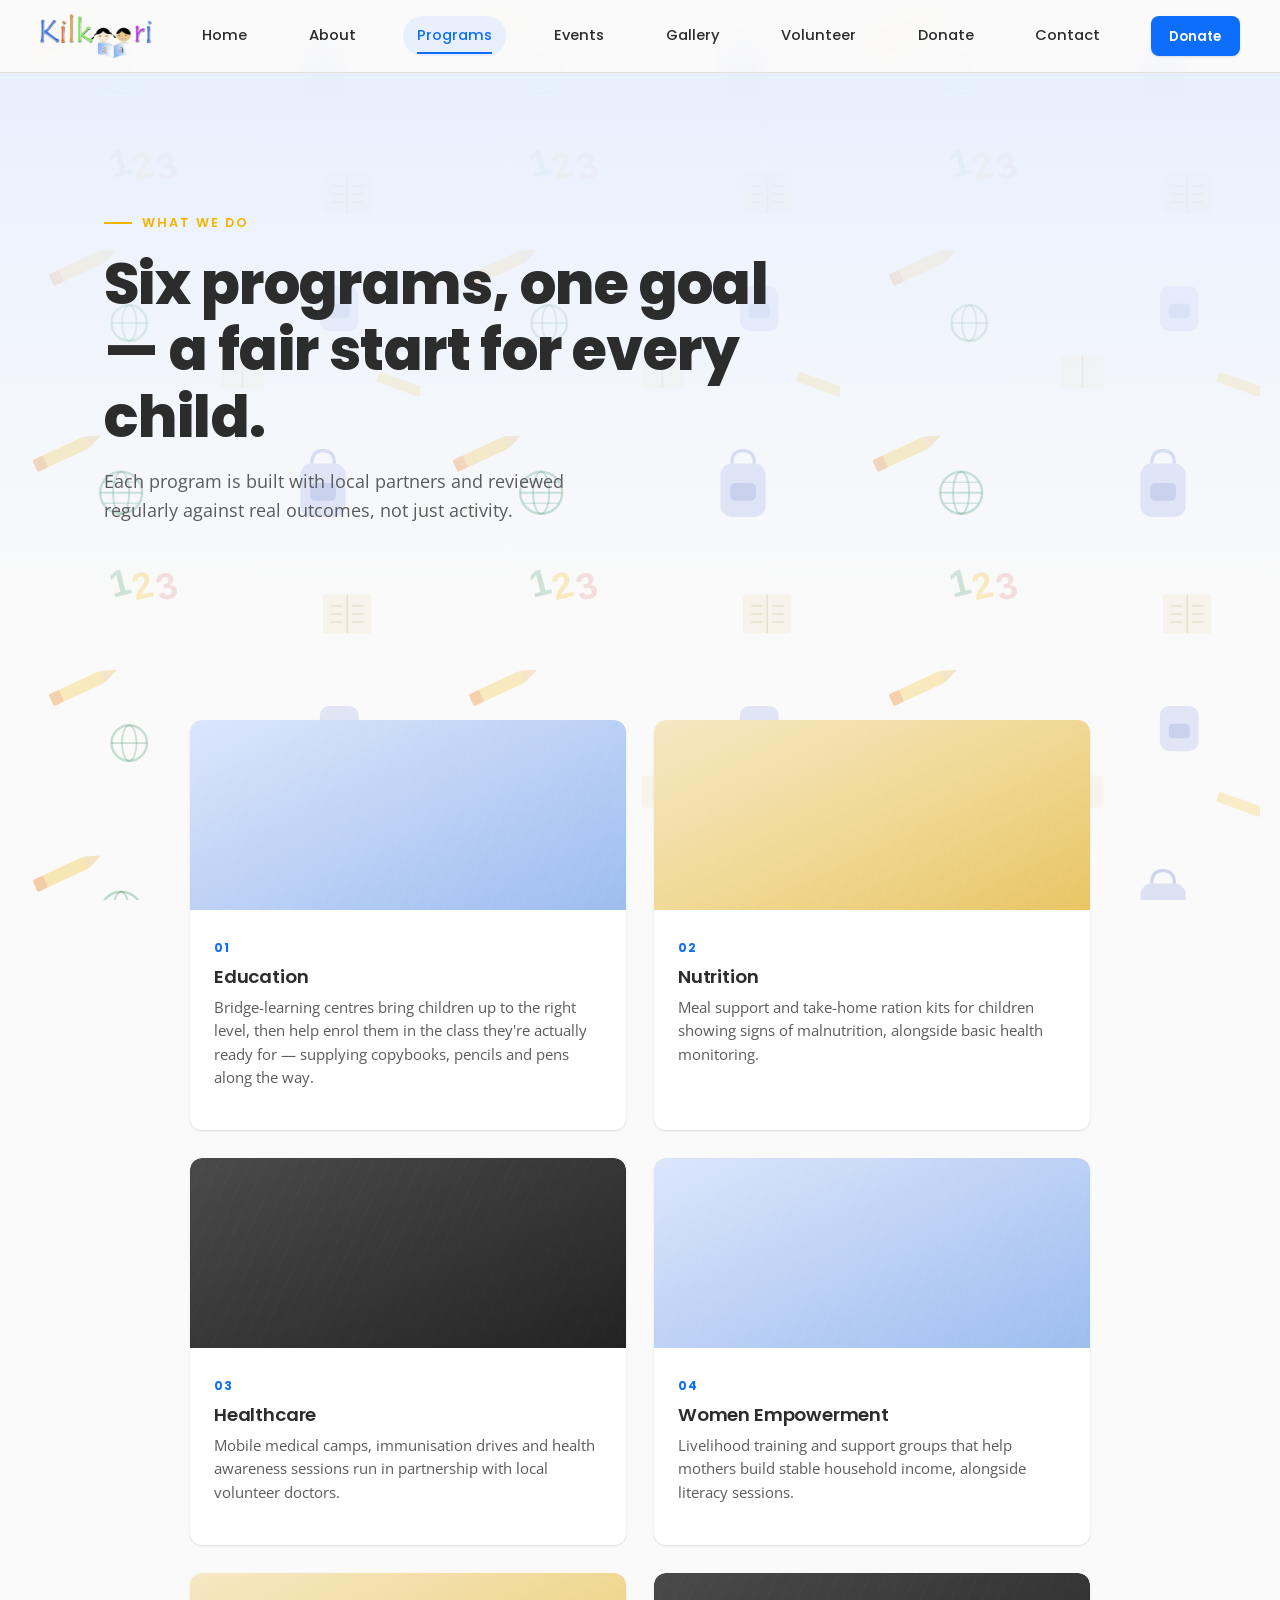
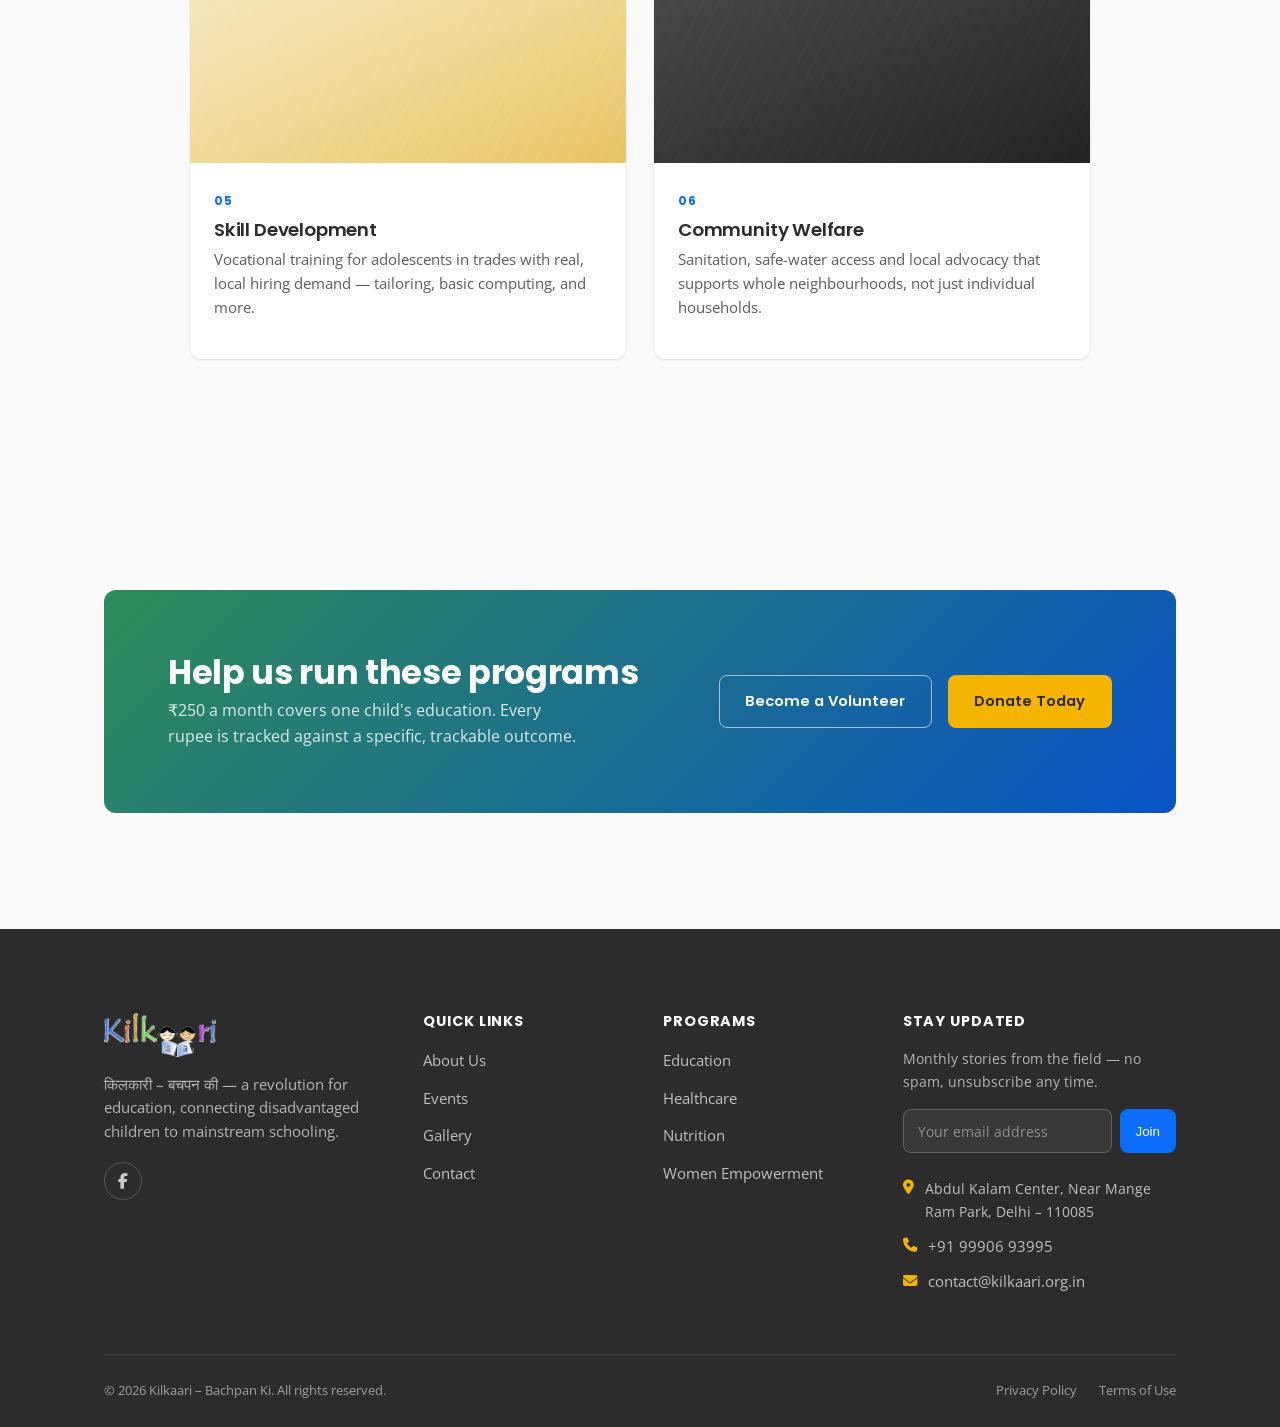
<file: Kilkaari/programs.html>
<!DOCTYPE html>
<html lang="en">
<head>
<meta charset="UTF-8">
<meta name="viewport" content="width=device-width, initial-scale=1.0">
<title>Our Programs | Kilkaari – Bachpan Ki</title>
<meta name="description" content="Education, nutrition, healthcare, women empowerment, skill development and community welfare programs run by Kilkaari – Bachpan Ki.">

<link rel="icon" type="image/x-icon" href="assets/images/favicon.ico">
<link rel="icon" type="image/png" sizes="32x32" href="assets/images/favicon-32.png">
<link rel="apple-touch-icon" href="assets/images/apple-touch-icon.png">

<meta property="og:type" content="website">
<meta property="og:title" content="Our Programs | Kilkaari – Bachpan Ki">
<meta property="og:description" content="Education, nutrition, healthcare, women empowerment, skill development and community welfare programs run by Kilkaari – Bachpan Ki.">
<!-- TODO: replace with your real deployed domain once you have one -->
<meta property="og:url" content="https://REPLACE-WITH-YOUR-DOMAIN.com/programs.html">
<meta property="og:image" content="https://REPLACE-WITH-YOUR-DOMAIN.com/assets/images/logo.png">
<meta name="twitter:card" content="summary_large_image">
<meta name="twitter:title" content="Our Programs | Kilkaari – Bachpan Ki">
<meta name="twitter:description" content="Education, nutrition, healthcare, women empowerment, skill development and community welfare programs run by Kilkaari – Bachpan Ki.">
<link rel="preconnect" href="https://fonts.googleapis.com">
<link rel="stylesheet" href="https://cdnjs.cloudflare.com/ajax/libs/font-awesome/6.5.1/css/all.min.css">
<link rel="stylesheet" href="assets/css/global.css">
<link rel="stylesheet" href="assets/css/navbar.css">
<link rel="stylesheet" href="assets/css/hero.css">
<link rel="stylesheet" href="assets/css/cards.css">
<link rel="stylesheet" href="assets/css/buttons.css">
<link rel="stylesheet" href="assets/css/forms.css">
<link rel="stylesheet" href="assets/css/footer.css">
<link rel="stylesheet" href="assets/css/responsive.css">
</head>
<body>
<a href="#main-content" class="visually-hidden">Skip to main content</a>

<header class="site-header">
  <div class="container navbar">
    <a href="index.html" class="navbar__brand"><img src="assets/images/logo.png" alt="Kilkaari – Bachpan Ki" class="navbar__brand-logo"></a>
    <nav class="navbar__links" aria-label="Primary">
      <a href="index.html">Home</a>
      <a href="about.html">About</a>
      <a href="programs.html">Programs</a>
      <a href="events.html">Events</a>
      <a href="gallery.html">Gallery</a>
      <a href="volunteer.html">Volunteer</a>
      <a href="donate.html">Donate</a>
      <a href="contact.html">Contact</a>
    </nav>
    <div class="navbar__actions">
      <a href="donate.html" class="btn btn-primary btn-sm">Donate</a>
      <button class="navbar__toggle" aria-label="Toggle menu" aria-expanded="false"><span></span><span></span><span></span></button>
    </div>
  </div>
</header>

<main id="main-content">

<section class="hero" style="padding-bottom:48px;">
  <div class="container">
    <p class="hero__eyebrow">What We Do</p>
    <h1 class="hero__title" style="max-width:18ch;">Six programs, one goal — a fair start for every child.</h1>
    <p class="hero__lede">Each program is built with local partners and reviewed regularly against real outcomes, not just activity.</p>
  </div>
</section>

<section id="programs-detail">
  <div class="container">
    <div id="programs-grid" class="programs-grid">
      <article class="program-card card reveal">
        <div class="photo-frame tone-blue" role="img" aria-label="Children studying"></div>
        <div class="program-card__body">
          <span class="num">01</span>
          <h3>Education</h3>
          <p>Bridge-learning centres bring children up to the right level, then help enrol them in the class they're actually ready for — supplying copybooks, pencils and pens along the way.</p>
        </div>
      </article>
      <article class="program-card card reveal">
        <div class="photo-frame tone-gold" role="img" aria-label="Nutrition support"></div>
        <div class="program-card__body">
          <span class="num">02</span>
          <h3>Nutrition</h3>
          <p>Meal support and take-home ration kits for children showing signs of malnutrition, alongside basic health monitoring.</p>
        </div>
      </article>
      <article class="program-card card reveal">
        <div class="photo-frame tone-dark" role="img" aria-label="Health camp"></div>
        <div class="program-card__body">
          <span class="num">03</span>
          <h3>Healthcare</h3>
          <p>Mobile medical camps, immunisation drives and health awareness sessions run in partnership with local volunteer doctors.</p>
        </div>
      </article>
      <article class="program-card card reveal">
        <div class="photo-frame tone-blue" role="img" aria-label="Women skill training"></div>
        <div class="program-card__body">
          <span class="num">04</span>
          <h3>Women Empowerment</h3>
          <p>Livelihood training and support groups that help mothers build stable household income, alongside literacy sessions.</p>
        </div>
      </article>
      <article class="program-card card reveal">
        <div class="photo-frame tone-gold" role="img" aria-label="Vocational training"></div>
        <div class="program-card__body">
          <span class="num">05</span>
          <h3>Skill Development</h3>
          <p>Vocational training for adolescents in trades with real, local hiring demand — tailoring, basic computing, and more.</p>
        </div>
      </article>
      <article class="program-card card reveal">
        <div class="photo-frame tone-dark" role="img" aria-label="Community meeting"></div>
        <div class="program-card__body">
          <span class="num">06</span>
          <h3>Community Welfare</h3>
          <p>Sanitation, safe-water access and local advocacy that supports whole neighbourhoods, not just individual households.</p>
        </div>
      </article>
    </div>
  </div>
</section>

<section class="cta-section">
  <div class="container">
    <div class="cta-banner reveal">
      <div>
        <h2>Help us run these programs</h2>
        <p>₹250 a month covers one child's education. Every rupee is tracked against a specific, trackable outcome.</p>
      </div>
      <div class="cta-banner__actions">
        <a href="volunteer.html" class="btn btn-outline-light">Become a Volunteer</a>
        <a href="donate.html" class="btn btn-accent">Donate Today</a>
      </div>
    </div>
  </div>
</section>

</main>

<footer class="site-footer">
  <div class="container">
    <div class="footer__grid">
      <div class="footer__brand">
        <a href="index.html" class="navbar__brand"><img src="assets/images/logo.png" alt="Kilkaari – Bachpan Ki" class="navbar__brand-logo"></a>
        <p>किलकारी – बचपन की — a revolution for education, connecting disadvantaged children to mainstream schooling.</p>
        <div class="footer__social"><a href="https://www.facebook.com/kilkaari.bachpanki" target="_blank" rel="noopener" aria-label="Facebook"><i class="fa-brands fa-facebook-f"></i></a></div>
      </div>
      <div class="footer__col">
        <h4>Quick Links</h4>
        <ul><li><a href="about.html">About Us</a></li><li><a href="events.html">Events</a></li><li><a href="gallery.html">Gallery</a></li><li><a href="contact.html">Contact</a></li></ul>
      </div>
      <div class="footer__col">
        <h4>Programs</h4>
        <ul><li><a href="programs.html">Education</a></li><li><a href="programs.html">Healthcare</a></li><li><a href="programs.html">Nutrition</a></li><li><a href="programs.html">Women Empowerment</a></li></ul>
      </div>
      <div class="footer__col footer__newsletter">
        <h4>Stay Updated</h4>
        <p>Monthly stories from the field — no spam, unsubscribe any time.</p>
        <form class="newsletter-form">
          <label for="newsletter-email" class="visually-hidden">Email address</label>
          <input type="email" id="newsletter-email" placeholder="Your email address" required>
          <button type="submit">Join</button>
        </form>
        <ul class="footer__contact" style="margin-top:1.5rem;">
          <li><i class="fa-solid fa-location-dot"></i><span>Abdul Kalam Center, Near Mange Ram Park, Delhi – 110085</span></li>
          <li><i class="fa-solid fa-phone"></i><span><a href="tel:+919990693995">+91 99906 93995</a></span></li>
          <li><i class="fa-solid fa-envelope"></i><span><a href="mailto:contact@kilkaari.org.in">contact@kilkaari.org.in</a></span></li>
        </ul>
      </div>
    </div>
    <div class="footer__bottom">
      <span>&copy; <span data-current-year>2026</span> Kilkaari – Bachpan Ki. All rights reserved.</span>
      <div class="footer__legal"><a href="#">Privacy Policy</a><a href="#">Terms of Use</a></div>
    </div>
  </div>
</footer>

<script src="assets/js/api.js"></script>
<script src="assets/js/navbar.js"></script>
<script src="assets/js/animation.js"></script>
<script src="assets/js/main.js"></script>
<script>
  // Load live programs from the backend if reachable; keeps the static
  // cards above as a fallback otherwise.
  (async function () {
    if (!window.KilkaariAPI) return;

    function escapeHtml(str) {
      return String(str || '').replace(/[&<>"']/g, (c) => (
        { '&': '&amp;', '<': '&lt;', '>': '&gt;', '"': '&quot;', "'": '&#39;' }[c]
      ));
    }

    try {
      const programs = await window.KilkaariAPI.getPrograms();
      if (!Array.isArray(programs) || !programs.length) return;
      const grid = document.getElementById('programs-grid');
      grid.innerHTML = programs.map((p, i) => `
        <article class="program-card card reveal is-visible">
          <div class="photo-frame ${['tone-blue','tone-gold','tone-dark'][i % 3]}" role="img" aria-label="${escapeHtml(p.title)}"></div>
          <div class="program-card__body">
            <span class="num">${String(i + 1).padStart(2, '0')}</span>
            <h3>${escapeHtml(p.title)}</h3>
            <p>${escapeHtml(p.description || p.summary)}</p>
          </div>
        </article>`).join('');
    } catch (err) {
      console.warn('Could not load live programs, showing static list:', err.message);
    }
  })();
</script>
</body>
</html>
</file>
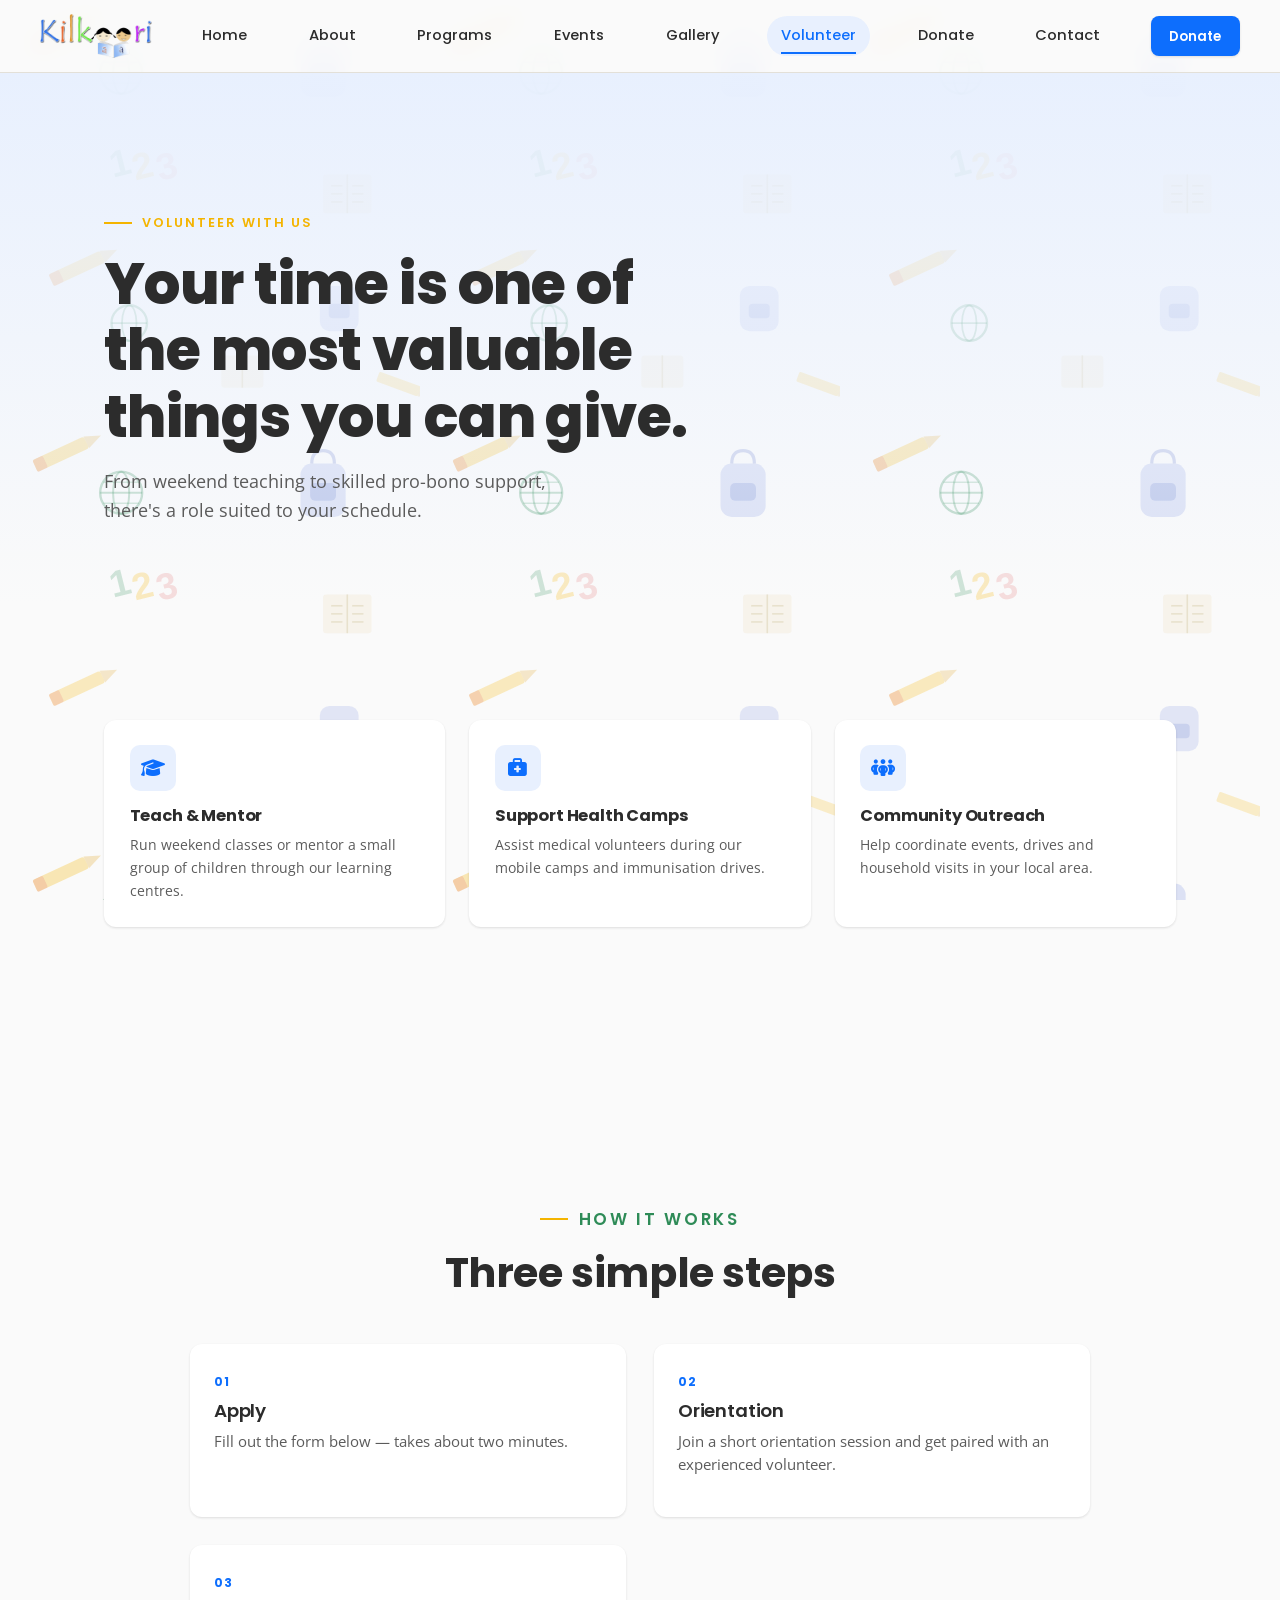
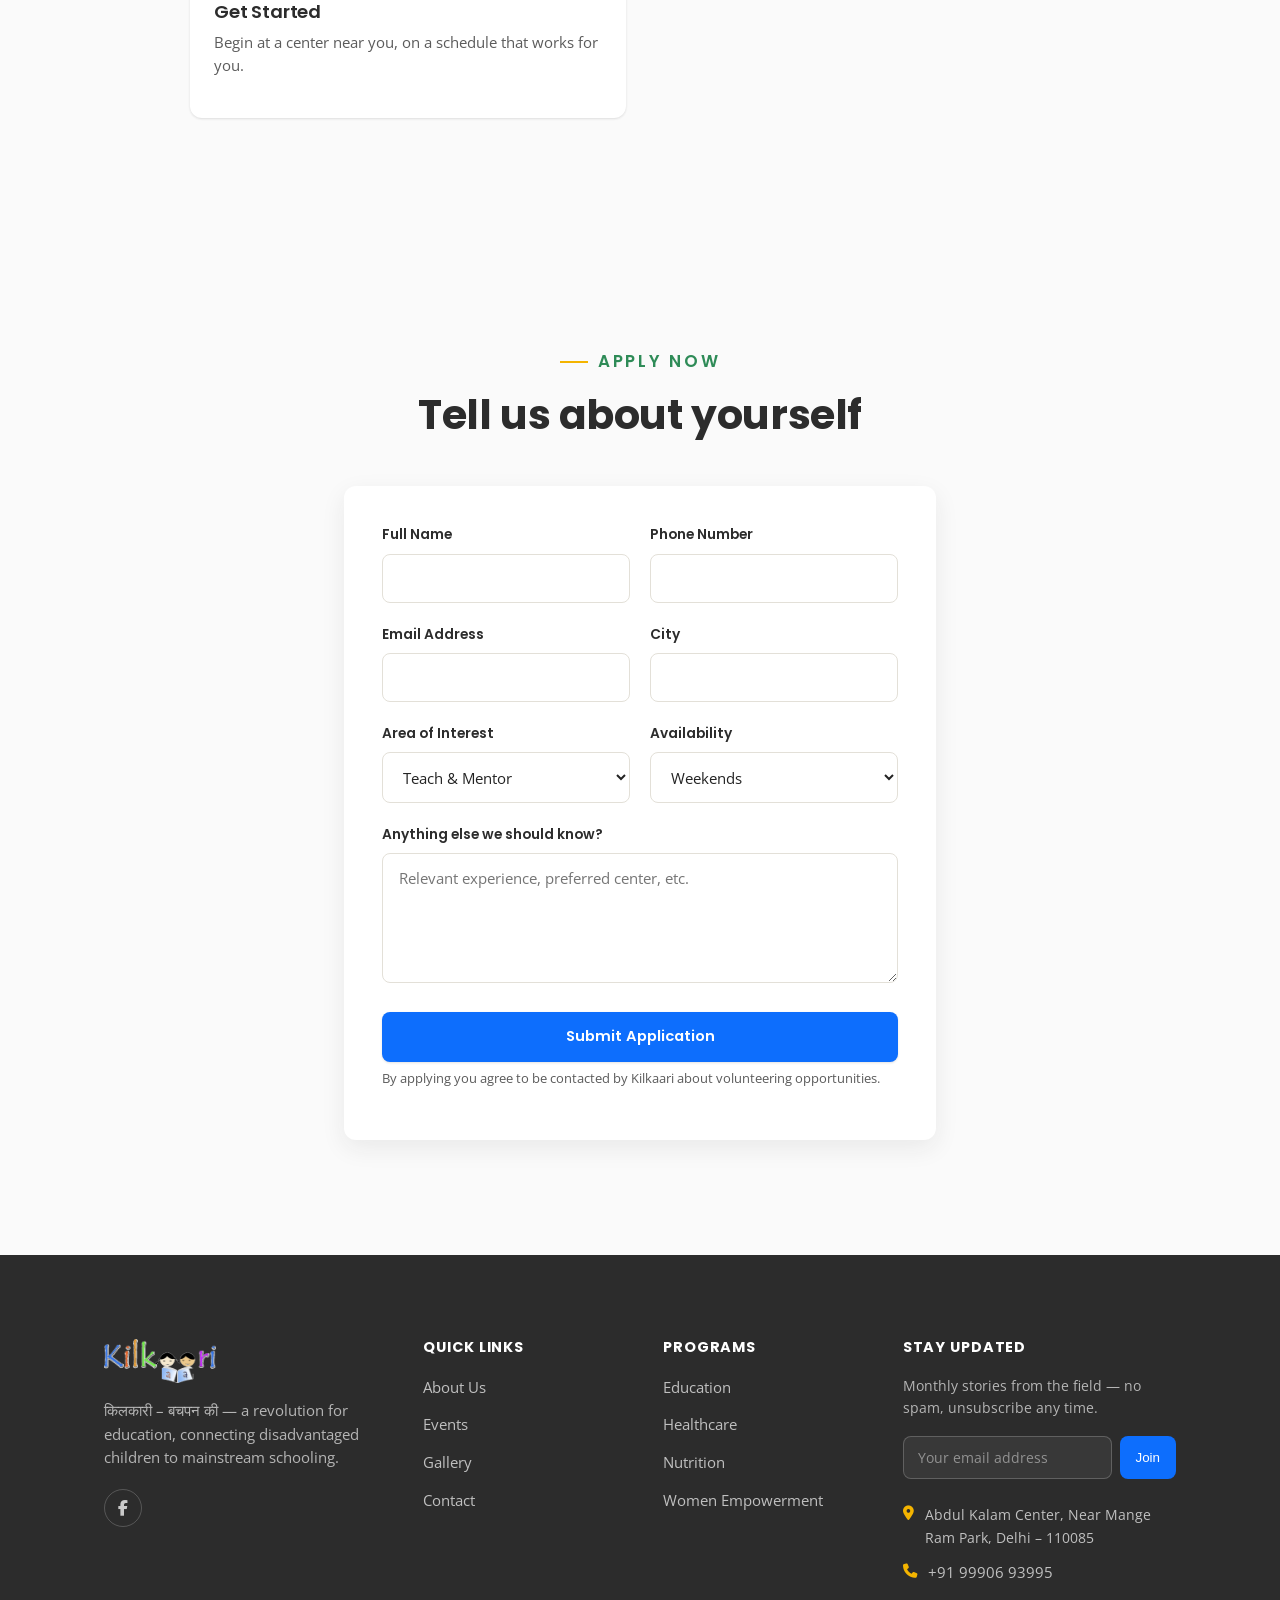
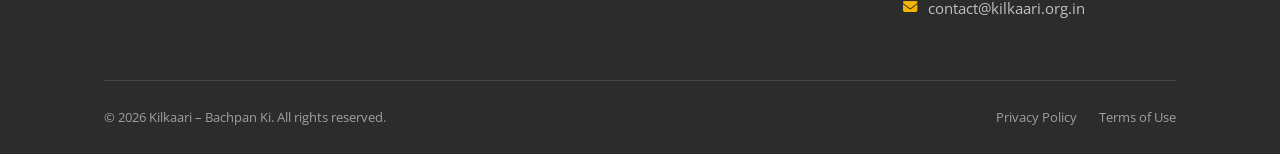
<file: Kilkaari/volunteer.html>
<!DOCTYPE html>
<html lang="en">
<head>
<meta charset="UTF-8">
<meta name="viewport" content="width=device-width, initial-scale=1.0">
<title>Volunteer With Us | Kilkaari – Bachpan Ki</title>
<meta name="description" content="Volunteer with Kilkaari – Bachpan Ki: teach, support health camps, or help with community outreach.">

<link rel="icon" type="image/x-icon" href="assets/images/favicon.ico">
<link rel="icon" type="image/png" sizes="32x32" href="assets/images/favicon-32.png">
<link rel="apple-touch-icon" href="assets/images/apple-touch-icon.png">

<meta property="og:type" content="website">
<meta property="og:title" content="Volunteer With Us | Kilkaari – Bachpan Ki">
<meta property="og:description" content="Volunteer with Kilkaari – Bachpan Ki: teach, support health camps, or help with community outreach.">
<!-- TODO: replace with your real deployed domain once you have one -->
<meta property="og:url" content="https://REPLACE-WITH-YOUR-DOMAIN.com/volunteer.html">
<meta property="og:image" content="https://REPLACE-WITH-YOUR-DOMAIN.com/assets/images/logo.png">
<meta name="twitter:card" content="summary_large_image">
<meta name="twitter:title" content="Volunteer With Us | Kilkaari – Bachpan Ki">
<meta name="twitter:description" content="Volunteer with Kilkaari – Bachpan Ki: teach, support health camps, or help with community outreach.">
<link rel="preconnect" href="https://fonts.googleapis.com">
<link rel="stylesheet" href="https://cdnjs.cloudflare.com/ajax/libs/font-awesome/6.5.1/css/all.min.css">
<link rel="stylesheet" href="assets/css/global.css">
<link rel="stylesheet" href="assets/css/navbar.css">
<link rel="stylesheet" href="assets/css/hero.css">
<link rel="stylesheet" href="assets/css/cards.css">
<link rel="stylesheet" href="assets/css/buttons.css">
<link rel="stylesheet" href="assets/css/forms.css">
<link rel="stylesheet" href="assets/css/footer.css">
<link rel="stylesheet" href="assets/css/responsive.css">
</head>
<body>
<a href="#main-content" class="visually-hidden">Skip to main content</a>

<header class="site-header">
  <div class="container navbar">
    <a href="index.html" class="navbar__brand"><img src="assets/images/logo.png" alt="Kilkaari – Bachpan Ki" class="navbar__brand-logo"></a>
    <nav class="navbar__links" aria-label="Primary">
      <a href="index.html">Home</a>
      <a href="about.html">About</a>
      <a href="programs.html">Programs</a>
      <a href="events.html">Events</a>
      <a href="gallery.html">Gallery</a>
      <a href="volunteer.html">Volunteer</a>
      <a href="donate.html">Donate</a>
      <a href="contact.html">Contact</a>
    </nav>
    <div class="navbar__actions">
      <a href="donate.html" class="btn btn-primary btn-sm">Donate</a>
      <button class="navbar__toggle" aria-label="Toggle menu" aria-expanded="false"><span></span><span></span><span></span></button>
    </div>
  </div>
</header>

<main id="main-content">

<section class="hero" style="padding-bottom:48px;">
  <div class="container">
    <p class="hero__eyebrow">Volunteer With Us</p>
    <h1 class="hero__title" style="max-width:16ch;">Your time is one of the most valuable things you can give.</h1>
    <p class="hero__lede">From weekend teaching to skilled pro-bono support, there's a role suited to your schedule.</p>
  </div>
</section>

<section class="volunteer-section">
  <div class="container">
    <div class="volunteer__benefits">
      <div class="benefit-card card reveal">
        <div class="icon"><i class="fa-solid fa-graduation-cap"></i></div>
        <h4>Teach & Mentor</h4>
        <p>Run weekend classes or mentor a small group of children through our learning centres.</p>
      </div>
      <div class="benefit-card card reveal">
        <div class="icon"><i class="fa-solid fa-briefcase-medical"></i></div>
        <h4>Support Health Camps</h4>
        <p>Assist medical volunteers during our mobile camps and immunisation drives.</p>
      </div>
      <div class="benefit-card card reveal">
        <div class="icon"><i class="fa-solid fa-people-group"></i></div>
        <h4>Community Outreach</h4>
        <p>Help coordinate events, drives and household visits in your local area.</p>
      </div>
    </div>
  </div>
</section>

<section id="how-it-works">
  <div class="container">
    <div class="section-head center reveal" style="margin-left:auto;margin-right:auto;">
      <p class="eyebrow" style="justify-content:center;">How It Works</p>
      <h2>Three simple steps</h2>
    </div>
    <div class="programs-grid">
      <article class="program-card card reveal"><div class="program-card__body"><span class="num">01</span><h3>Apply</h3><p>Fill out the form below — takes about two minutes.</p></div></article>
      <article class="program-card card reveal"><div class="program-card__body"><span class="num">02</span><h3>Orientation</h3><p>Join a short orientation session and get paired with an experienced volunteer.</p></div></article>
      <article class="program-card card reveal"><div class="program-card__body"><span class="num">03</span><h3>Get Started</h3><p>Begin at a center near you, on a schedule that works for you.</p></div></article>
    </div>
  </div>
</section>

<section id="apply">
  <div class="container" style="max-width:720px;">
    <div class="section-head center reveal" style="margin-left:auto;margin-right:auto;">
      <p class="eyebrow" style="justify-content:center;">Apply Now</p>
      <h2>Tell us about yourself</h2>
    </div>

    <form class="form-card reveal" data-demo-form data-endpoint="/api/volunteer-applications">
      <div class="form-row">
        <div class="form-group">
          <label class="form-label" for="v-name">Full Name</label>
          <input class="form-control" type="text" id="v-name" name="full_name" required>
        </div>
        <div class="form-group">
          <label class="form-label" for="v-phone">Phone Number</label>
          <input class="form-control" type="tel" id="v-phone" name="phone" required>
        </div>
      </div>
      <div class="form-row">
        <div class="form-group">
          <label class="form-label" for="v-email">Email Address</label>
          <input class="form-control" type="email" id="v-email" name="email" required>
        </div>
        <div class="form-group">
          <label class="form-label" for="v-city">City</label>
          <input class="form-control" type="text" id="v-city" name="city">
        </div>
      </div>
      <div class="form-row">
        <div class="form-group">
          <label class="form-label" for="v-interest">Area of Interest</label>
          <select class="form-control" id="v-interest" name="area_of_interest">
            <option value="Teach & Mentor">Teach &amp; Mentor</option>
            <option value="Support Health Camps">Support Health Camps</option>
            <option value="Community Outreach">Community Outreach</option>
            <option value="Other">Other</option>
          </select>
        </div>
        <div class="form-group">
          <label class="form-label" for="v-availability">Availability</label>
          <select class="form-control" id="v-availability" name="availability">
            <option value="Weekends">Weekends</option>
            <option value="Weekday evenings">Weekday evenings</option>
            <option value="Flexible">Flexible</option>
          </select>
        </div>
      </div>
      <div class="form-group">
        <label class="form-label" for="v-message">Anything else we should know?</label>
        <textarea class="form-control" id="v-message" name="message" placeholder="Relevant experience, preferred center, etc."></textarea>
      </div>
      <button type="submit" class="btn btn-primary btn-block">Submit Application</button>
      <p data-form-success hidden style="margin-top:1rem;color:var(--color-secondary);font-weight:600;">Thanks — your application has been received. We'll reach out within a few days.</p>
      <p class="form-note">By applying you agree to be contacted by Kilkaari about volunteering opportunities.</p>
    </form>
  </div>
</section>

</main>

<footer class="site-footer">
  <div class="container">
    <div class="footer__grid">
      <div class="footer__brand">
        <a href="index.html" class="navbar__brand"><img src="assets/images/logo.png" alt="Kilkaari – Bachpan Ki" class="navbar__brand-logo"></a>
        <p>किलकारी – बचपन की — a revolution for education, connecting disadvantaged children to mainstream schooling.</p>
        <div class="footer__social"><a href="https://www.facebook.com/kilkaari.bachpanki" target="_blank" rel="noopener" aria-label="Facebook"><i class="fa-brands fa-facebook-f"></i></a></div>
      </div>
      <div class="footer__col">
        <h4>Quick Links</h4>
        <ul><li><a href="about.html">About Us</a></li><li><a href="events.html">Events</a></li><li><a href="gallery.html">Gallery</a></li><li><a href="contact.html">Contact</a></li></ul>
      </div>
      <div class="footer__col">
        <h4>Programs</h4>
        <ul><li><a href="programs.html">Education</a></li><li><a href="programs.html">Healthcare</a></li><li><a href="programs.html">Nutrition</a></li><li><a href="programs.html">Women Empowerment</a></li></ul>
      </div>
      <div class="footer__col footer__newsletter">
        <h4>Stay Updated</h4>
        <p>Monthly stories from the field — no spam, unsubscribe any time.</p>
        <form class="newsletter-form">
          <label for="newsletter-email" class="visually-hidden">Email address</label>
          <input type="email" id="newsletter-email" placeholder="Your email address" required>
          <button type="submit">Join</button>
        </form>
        <ul class="footer__contact" style="margin-top:1.5rem;">
          <li><i class="fa-solid fa-location-dot"></i><span>Abdul Kalam Center, Near Mange Ram Park, Delhi – 110085</span></li>
          <li><i class="fa-solid fa-phone"></i><span><a href="tel:+919990693995">+91 99906 93995</a></span></li>
          <li><i class="fa-solid fa-envelope"></i><span><a href="mailto:contact@kilkaari.org.in">contact@kilkaari.org.in</a></span></li>
        </ul>
      </div>
    </div>
    <div class="footer__bottom">
      <span>&copy; <span data-current-year>2026</span> Kilkaari – Bachpan Ki. All rights reserved.</span>
      <div class="footer__legal"><a href="#">Privacy Policy</a><a href="#">Terms of Use</a></div>
    </div>
  </div>
</footer>

<script src="assets/js/api.js"></script>
<script src="assets/js/navbar.js"></script>
<script src="assets/js/animation.js"></script>
<script src="assets/js/main.js"></script>
</body>
</html>
</file>
<file: kilkaari-admin/assets/css/admin.css>
/* ==========================================================================
   Kilkaari Admin Portal — admin.css
   Self-contained stylesheet (doesn't depend on the public site's CSS files)
   ========================================================================== */

@import url('https://fonts.googleapis.com/css2?family=Poppins:wght@500;600;700;800&family=Open+Sans:wght@400;500;600&display=swap');

:root{
  --color-primary: #0D6EFD;
  --color-primary-dark: #0952c6;
  --color-primary-tint: #e8f0fe;
  --color-secondary: #2E8B57;
  --color-secondary-tint: #e7f3ec;
  --color-accent: #F4B400;
  --color-danger: #d9534f;
  --color-danger-tint: #fbe7e6;
  --color-bg: #FAFAFA;
  --color-dark: #2C2C2C;
  --color-ink-soft: #6b6b6b;
  --color-hairline: #e3e0d8;
  --color-light: #FFFFFF;
  --font-display: 'Poppins', sans-serif;
  --font-body: 'Open Sans', sans-serif;
  --radius: 10px;
  --shadow-sm: 0 1px 3px rgba(44,44,44,0.08);
  --shadow-md: 0 8px 24px rgba(44,44,44,0.10);
}

*, *::before, *::after{ box-sizing:border-box; }
body{
  margin:0; font-family:var(--font-body); background:var(--color-bg); color:var(--color-dark);
  -webkit-font-smoothing:antialiased;
}
h1,h2,h3,h4{ font-family:var(--font-display); margin:0; }
a{ color:inherit; }
button{ font-family:var(--font-body); cursor:pointer; }

/* ---- Login screen ---- */
.login-screen{
  min-height:100vh; display:flex; align-items:center; justify-content:center; padding:2rem;
}
.login-card{
  background:var(--color-light); border-radius:var(--radius); box-shadow:var(--shadow-md);
  padding:2.5rem; width:100%; max-width:380px;
}
.login-card .brand{ display:flex; align-items:center; gap:.6rem; margin-bottom:1.6rem; }
.login-card .brand .navbar__brand-logo{ height:40px; width:auto; }
.login-card h1{ font-size:1.2rem; margin-bottom:.3rem; }
.login-card p{ color:var(--color-ink-soft); font-size:.88rem; margin-bottom:1.5rem; }
#login-error{ color:var(--color-danger); font-size:.85rem; margin-top:.8rem; display:none; }

/* ---- Form basics ---- */
.form-group{ margin-bottom:1.1rem; }
.form-label{ display:block; font-family:var(--font-display); font-weight:600; font-size:.82rem; margin-bottom:.4rem; }
.form-control{
  width:100%; padding:.7rem .85rem; border-radius:8px; border:1px solid var(--color-hairline);
  font-family:var(--font-body); font-size:.9rem; background:var(--color-light);
}
.form-control:focus{ outline:none; border-color:var(--color-primary); box-shadow:0 0 0 3px var(--color-primary-tint); }
textarea.form-control{ resize:vertical; min-height:90px; }

/* ---- Buttons ---- */
.btn{
  display:inline-flex; align-items:center; justify-content:center; gap:.5rem;
  font-family:var(--font-display); font-weight:600; font-size:.85rem;
  padding:.65rem 1.3rem; border-radius:8px; border:1px solid transparent; transition:all .15s ease;
}
.btn-primary{ background:var(--color-primary); color:#fff; }
.btn-primary:hover{ background:var(--color-primary-dark); }
.btn-block{ width:100%; }
.btn-sm{ padding:.4rem .8rem; font-size:.78rem; }
.btn-outline{ background:transparent; border-color:var(--color-hairline); color:var(--color-dark); }
.btn-outline:hover{ border-color:var(--color-primary); color:var(--color-primary); }
.btn-danger{ background:var(--color-danger-tint); color:var(--color-danger); }
.btn-danger:hover{ background:var(--color-danger); color:#fff; }
.btn-icon{ padding:.4rem .55rem; }

/* ---- App shell ---- */
.app-shell{ display:none; min-height:100vh; grid-template-columns:240px 1fr; }
.app-shell.is-active{ display:grid; }

.sidebar{
  background:var(--color-dark); color:rgba(255,255,255,.8); padding:1.5rem 1rem;
  display:flex; flex-direction:column; gap:.3rem;
}
.sidebar .brand{ display:flex; align-items:center; gap:.6rem; padding:.5rem .5rem 1.5rem; color:#fff; }
.sidebar .brand .navbar__brand-logo{ height:34px; width:auto; }
.sidebar-section{ font-size:.68rem; text-transform:uppercase; letter-spacing:.1em; color:rgba(255,255,255,.4); margin:1rem .5rem .3rem; }
.nav-item{
  display:flex; align-items:center; gap:.65rem; padding:.6rem .75rem; border-radius:8px;
  font-size:.88rem; font-weight:500; background:none; border:0; color:rgba(255,255,255,.8); text-align:left; width:100%;
}
.nav-item i{ width:18px; text-align:center; }
.nav-item:hover{ background:rgba(255,255,255,.06); color:#fff; }
.nav-item.active{ background:var(--color-primary); color:#fff; }
.nav-item .badge{
  margin-left:auto; background:var(--color-accent); color:var(--color-dark); font-size:.7rem; font-weight:700;
  padding:.05rem .4rem; border-radius:100px;
}
.sidebar-footer{ margin-top:auto; padding-top:1rem; border-top:1px solid rgba(255,255,255,.1); }
.sidebar-footer .who{ font-size:.8rem; color:rgba(255,255,255,.6); padding:0 .5rem .6rem; }

/* ---- Main content ---- */
.main{ padding:2rem 2.5rem; max-width:1200px; }
.page{ display:none; }
.page.is-active{ display:block; }
.page-header{ display:flex; justify-content:space-between; align-items:flex-end; margin-bottom:1.6rem; gap:1rem; flex-wrap:wrap; }
.page-header h2{ font-size:1.4rem; }
.page-header p{ color:var(--color-ink-soft); font-size:.88rem; margin:.2rem 0 0; }

/* ---- Stat cards ---- */
.stat-grid{ display:grid; grid-template-columns:repeat(auto-fit, minmax(180px,1fr)); gap:1rem; margin-bottom:2rem; }
.stat-card{ background:var(--color-light); border-radius:var(--radius); box-shadow:var(--shadow-sm); padding:1.3rem; }
.stat-card .num{ font-family:var(--font-display); font-weight:800; font-size:1.8rem; }
.stat-card .label{ color:var(--color-ink-soft); font-size:.8rem; margin-top:.2rem; }

/* ---- Table ---- */
.table-card{ background:var(--color-light); border-radius:var(--radius); box-shadow:var(--shadow-sm); overflow:hidden; }
table{ width:100%; border-collapse:collapse; font-size:.86rem; }
thead th{
  text-align:left; padding:.85rem 1rem; background:var(--color-bg); font-family:var(--font-display);
  font-size:.72rem; text-transform:uppercase; letter-spacing:.05em; color:var(--color-ink-soft); border-bottom:1px solid var(--color-hairline);
}
tbody td{ padding:.85rem 1rem; border-bottom:1px solid var(--color-hairline); vertical-align:middle; }
tbody tr:last-child td{ border-bottom:0; }
tbody tr:hover{ background:#fafbfc; }
.empty-row td{ text-align:center; color:var(--color-ink-soft); padding:2.5rem 1rem; }
.row-actions{ display:flex; gap:.4rem; }

.pill{ display:inline-block; padding:.2rem .65rem; border-radius:100px; font-size:.74rem; font-weight:600; }
.pill-new{ background:var(--color-primary-tint); color:var(--color-primary); }
.pill-reviewed{ background:#eee; color:#555; }
.pill-accepted, .pill-success, .pill-active, .pill-true{ background:var(--color-secondary-tint); color:var(--color-secondary); }
.pill-rejected, .pill-failed, .pill-false{ background:var(--color-danger-tint); color:var(--color-danger); }
.pill-pending, .pill-upcoming{ background:#fff4d6; color:#8a6400; }
.pill-completed{ background:var(--color-secondary-tint); color:var(--color-secondary); }
.pill-postponed{ background:var(--color-danger-tint); color:var(--color-danger); }

select.status-select{
  padding:.35rem .5rem; border-radius:6px; border:1px solid var(--color-hairline); font-size:.8rem; font-family:var(--font-body);
}

/* ---- Modal ---- */
.modal-backdrop{
  position:fixed; inset:0; background:rgba(20,20,20,.5); display:none; align-items:center; justify-content:center;
  z-index:1000; padding:1.5rem;
}
.modal-backdrop.is-open{ display:flex; }
.modal{ background:var(--color-light); border-radius:var(--radius); box-shadow:var(--shadow-md); width:100%; max-width:520px; max-height:90vh; overflow-y:auto; padding:1.8rem; }
.modal h3{ font-size:1.1rem; margin-bottom:1.2rem; }
.modal-actions{ display:flex; gap:.7rem; margin-top:1.4rem; }
.modal-close{ float:right; background:none; border:0; font-size:1.3rem; color:var(--color-ink-soft); cursor:pointer; }

/* ---- Toast ---- */
#toast{
  position:fixed; bottom:1.5rem; right:1.5rem; background:var(--color-dark); color:#fff; padding:.8rem 1.2rem;
  border-radius:8px; font-size:.85rem; opacity:0; transform:translateY(10px); transition:all .25s ease; z-index:2000;
}
#toast.show{ opacity:1; transform:translateY(0); }
#toast.error{ background:var(--color-danger); }

.hamburger{ display:none; }

@media (max-width: 860px){
  .app-shell{ grid-template-columns:1fr; }
  .sidebar{
    position:fixed; top:0; left:0; bottom:0; width:240px; z-index:900; transform:translateX(-100%); transition:transform .25s ease;
  }
  .sidebar.is-open{ transform:translateX(0); }
  .main{ padding:1.2rem; }
  .hamburger{
    display:flex; align-items:center; gap:.5rem; background:var(--color-dark); color:#fff; border:0;
    padding:.6rem .9rem; border-radius:8px; margin-bottom:1rem; font-family:var(--font-display); font-weight:600; font-size:.85rem;
  }
  table{ font-size:.78rem; }
  thead th, tbody td{ padding:.6rem .6rem; }
}

/* Backend-unreachable banner (see index.html + admin.js checkBackendReachable) */
.connection-banner{
  position:fixed; top:0; left:0; right:0; z-index:2000;
  display:flex; align-items:center; justify-content:center; gap:.7rem;
  background:var(--color-danger); color:#fff;
  padding:.6rem 1rem; font-size:.85rem; font-weight:600;
}
/* Without this, the rule above (equal specificity, author stylesheet)
   overrides the browser's built-in `[hidden]{ display:none }` behavior, so
   setting banner.hidden = true in JS silently does nothing and the banner
   stays stuck on screen forever, regardless of whether the backend is
   actually reachable. */
.connection-banner[hidden]{ display:none; }
.connection-banner button{
  background:rgba(255,255,255,.18); color:#fff; border:1px solid rgba(255,255,255,.4);
  border-radius:6px; padding:.25rem .7rem; font-size:.78rem; font-weight:600; cursor:pointer;
}
.connection-banner button:hover{ background:rgba(255,255,255,.3); }
</file>
<file: Kilkaari/assets/css/global.css>
/* ==========================================================================
   Kilkaari — Bachpan Ki
   global.css — design tokens, resets, base typography, utilities
   ========================================================================== */

@import url('https://fonts.googleapis.com/css2?family=Poppins:wght@400;500;600;700;800&family=Open+Sans:wght@400;500;600;700&display=swap');

:root{
  /* ---- Brand colors (as specified) ---- */
  --color-primary: #0D6EFD;
  --color-secondary: #2E8B57;
  --color-accent: #F4B400;
  --color-bg: #FAFAFA;
  --color-dark: #2C2C2C;
  --color-light: #FFFFFF;

  /* ---- Derived / supporting neutrals (editorial paper tones) ---- */
  --color-primary-dark: #0952c6;
  --color-primary-tint: #e8f0fe;
  --color-secondary-dark: #24714a;
  --color-secondary-tint: #e7f3ec;
  --color-accent-tint: #fdf1d3;
  --color-ink: #232323;
  --color-ink-soft: #5b5b5b;
  --color-hairline: #e3e0d8;
  --color-paper: #F7F5F0;

  /* ---- Type ---- */
  --font-display: 'Poppins', sans-serif;
  --font-body: 'Open Sans', sans-serif;

  /* ---- Radius / shadow ---- */
  --radius: 12px;
  --radius-sm: 8px;
  --shadow-sm: 0 1px 3px rgba(44,44,44,0.06), 0 1px 2px rgba(44,44,44,0.08);
  --shadow-md: 0 8px 24px rgba(44,44,44,0.08);
  --shadow-lg: 0 20px 48px rgba(44,44,44,0.12);

  /* ---- Layout ---- */
  --container-max: 1200px;
  --gutter: clamp(20px, 5vw, 64px);
  --section-pad: clamp(64px, 9vw, 120px);
}

*, *::before, *::after{ box-sizing: border-box; }

html{
  scroll-behavior: smooth;
  /* Pattern lives on the root element with a fixed attachment. The root's
     background always paints behind literally everything in the document —
     no z-index or stacking-context tricks needed, so no section, card, or
     future style change can ever accidentally cover it or create a visible
     seam between sections again. */
  background-color: var(--color-bg);
  background-image: url('../images/bg-pattern.svg');
  background-repeat: repeat;
  background-attachment: fixed;
  background-size: 420px 420px;
}

body{
  margin:0;
  font-family: var(--font-body);
  color: var(--color-ink);
  background: transparent;
  line-height: 1.6;
  font-size: 16px;
  -webkit-font-smoothing: antialiased;
}

img{ max-width:100%; display:block; }

a{ color: inherit; text-decoration:none; }

ul, ol{ margin:0; padding:0; list-style:none; }

h1,h2,h3,h4,h5,h6{
  font-family: var(--font-display);
  color: var(--color-dark);
  line-height: 1.15;
  margin: 0 0 .5em;
  letter-spacing: -0.01em;
}

h1{ font-weight:800; }
h2{ font-weight:700; }
h3{ font-weight:600; }

p{ margin: 0 0 1em; color: var(--color-ink-soft); }

.container{
  max-width: var(--container-max);
  margin: 0 auto;
  padding: 0 var(--gutter);
}

section{ padding: var(--section-pad) 0; }

/* ---- Eyebrow / section labels (editorial ledger style) ---- */
.eyebrow{
  display:flex;
  align-items:center;
  gap:.65rem;
  font-family: var(--font-display);
  font-size: .78rem;
  font-weight:600;
  letter-spacing: .16em;
  text-transform: uppercase;
  color: var(--color-secondary);
  margin-bottom: 1rem;
}
.eyebrow::before{
  content:"";
  width: 28px;
  height: 2px;
  background: var(--color-accent);
  display:inline-block;
}

.section-head{
  max-width: 640px;
  margin-bottom: 3rem;
}
.section-head.center{ margin-left:auto; margin-right:auto; text-align:center; }

.section-head h2{ font-size: clamp(1.8rem, 3.2vw, 2.6rem); }
.section-head p{ font-size:1.05rem; }

/* ---- Photography placeholder (used across the site instead of real imagery) ---- */
.photo-frame{
  position: relative;
  overflow: hidden;
  border-radius: var(--radius);
  display: flex;
  align-items: flex-end;
  min-height: 420px;
}
.photo-frame img{
  position:absolute;
  inset:0;
  width:100%;
  height:100%;
  object-fit:cover;
  object-position:center;
  z-index:0;
}
.photo-frame::before{
  content:"";
  position:absolute; inset:0;
  background-image:
    repeating-linear-gradient(115deg, rgba(255,255,255,0.06) 0px, rgba(255,255,255,0.06) 1px, transparent 1px, transparent 14px);
  mix-blend-mode: overlay;
}
.photo-frame .photo-caption{
  position:relative;
  z-index:1;
  width:100%;
  padding: .9rem 1.1rem;
  background: linear-gradient(to top, rgba(0,0,0,.55), transparent);
  color:#fff;
  font-family: var(--font-body);
  font-size:.78rem;
  letter-spacing:.02em;
}
.photo-frame .photo-tag{
  position:absolute;
  top:.85rem; left:.85rem;
  z-index:1;
  background: rgba(255,255,255,.9);
  color: var(--color-dark);
  font-size:.68rem;
  font-weight:600;
  letter-spacing:.05em;
  text-transform:uppercase;
  padding:.3rem .6rem;
  border-radius: 100px;
}
.photo-frame.tone-blue{ background: linear-gradient(155deg,#dbe6fb 0%, #b9cff5 55%, #9dbdf0 100%); }
.photo-frame.tone-gold{ background: linear-gradient(155deg,#f6e8c4 0%, #f0d791 55%, #e8c565 100%); }
.photo-frame.tone-dark{ background: linear-gradient(155deg,#4a4a4a 0%, #333 60%, #232323 100%); }

/* ---- Real photo support: used when an item has an actual image_url from the API ---- */
.photo-frame.has-photo{
  background-size: cover;
  background-position: center;
  background-repeat: no-repeat;
}
.photo-frame.has-photo::before{ display:none; } /* skip the placeholder texture overlay on real photos */

/* ---- Utilities ---- */
.text-center{ text-align:center; }
.visually-hidden{
  position:absolute !important;
  width:1px; height:1px;
  padding:0; margin:-1px;
  overflow:hidden;
  clip:rect(0,0,0,0);
  white-space:nowrap; border:0;
}

.reveal{
  opacity:0;
  transform: translateY(24px);
  transition: opacity .7s ease, transform .7s ease;
}
.reveal.is-visible{
  opacity:1;
  transform: translateY(0);
}

@media (prefers-reduced-motion: reduce){
  html{ scroll-behavior:auto; }
  .reveal{ opacity:1; transform:none; transition:none; }
}

::selection{ background: var(--color-accent-tint); color: var(--color-dark); }

:focus-visible{
  outline: 3px solid var(--color-primary);
  outline-offset: 2px;
}
</file>
<file: Kilkaari/assets/css/navbar.css>
/* ==========================================================================
   navbar.css
   ========================================================================== */

.site-header{
  position: sticky;
  top:0;
  z-index: 1000;
  background: rgba(250,250,250,0.92);
  backdrop-filter: saturate(140%) blur(10px);
  border-bottom: 1px solid var(--color-hairline);
  transition: box-shadow .3s ease;
}
.site-header.is-scrolled{
  box-shadow: var(--shadow-sm);
}

.navbar{
  display:flex;
  align-items:center;
  justify-content: space-between;
  padding: 14px 0;
}

.navbar__brand{
  display:flex;
  align-items:center;
  gap:.65rem;
  font-family: var(--font-display);
  font-weight:700;
  font-size:1.2rem;
  color: var(--color-dark);
}
.navbar__brand-logo{
  height: 44px;
  width: auto;
  display: block;
}
.navbar__brand .brand-text{ display:flex; flex-direction:column; line-height:1.05; }
.navbar__brand .brand-text small{
  font-family: var(--font-body);
  font-weight:600;
  font-size:.62rem;
  letter-spacing:.14em;
  text-transform:uppercase;
  color: var(--color-ink-soft);
}

.navbar__links{
  display:flex;
  align-items:center;
  gap: 2.1rem;
}
.navbar__links a{
  font-family: var(--font-display);
  font-size:.92rem;
  font-weight:500;
  color: var(--color-dark);
  position:relative;
  padding: 8px 14px;
  border-radius: 100px;
  transition: color .2s ease, background .2s ease, transform .15s ease;
}
.navbar__links a::after{
  content:"";
  position:absolute;
  left:14px; right:14px; bottom:2px;
  height:2px;
  background: var(--color-primary);
  transform: scaleX(0);
  transform-origin: left;
  transition: transform .25s ease;
}
.navbar__links a:hover,
.navbar__links a:focus-visible{
  color: var(--color-primary);
  background: var(--color-primary-tint);
}
.navbar__links a:hover::after,
.navbar__links a:focus-visible::after,
.navbar__links a.active::after{ transform: scaleX(1); }
.navbar__links a.active{ color: var(--color-primary); background: var(--color-primary-tint); }
.navbar__links a:active{ transform: scale(.96); }

/* Touch devices: tapping a link gives the same highlighted feedback as
   hover, briefly, so buttons feel responsive on mobile too. */
@media (hover: none){
  .navbar__links a:active{
    color: var(--color-primary);
    background: var(--color-primary-tint);
  }
}

.navbar__actions{ display:flex; align-items:center; gap:1.2rem; }

.navbar__toggle{
  display:none;
  flex-direction:column;
  gap:5px;
  background:none;
  border:0;
  cursor:pointer;
  padding: 6px;
}
.navbar__toggle span{
  width:24px; height:2px;
  background: var(--color-dark);
  transition: transform .3s ease, opacity .3s ease;
}
.navbar__toggle.is-open span:nth-child(1){ transform: translateY(7px) rotate(45deg); }
.navbar__toggle.is-open span:nth-child(2){ opacity:0; }
.navbar__toggle.is-open span:nth-child(3){ transform: translateY(-7px) rotate(-45deg); }

@media (max-width: 960px){
  .navbar__links{
    position:fixed;
    top:70px; left:0; right:0;
    background: var(--color-light);
    flex-direction:column;
    align-items:flex-start;
    gap:0;
    border-bottom:1px solid var(--color-hairline);
    box-shadow: var(--shadow-md);
    max-height:0;
    overflow:hidden;
    transition: max-height .35s ease;
  }
  .navbar__links.is-open{ max-height: 420px; }
  .navbar__links a{
    width:100%;
    padding: 16px var(--gutter);
    border-bottom:1px solid var(--color-hairline);
  }
  .navbar__links a::after{ display:none; }
  .navbar__actions .btn{ display:none; }
  .navbar__toggle{ display:flex; }
}
</file>
<file: Kilkaari/assets/css/hero.css>
/* ==========================================================================
   hero.css — full-bleed photo background hero
   ========================================================================== */

.hero{
  position:relative;
  overflow:hidden;
  padding: clamp(64px, 12vw, 140px) 0 clamp(48px, 8vw, 96px);
}

/* The photo itself, set inline via style="background-image:url(...)" on the
   section so it's easy to swap — see index.html <section class="hero hero--photo"> */
.hero--photo{
  background-size: cover;
  background-position: center;
  background-repeat: no-repeat;
  min-height: 640px;
  display:flex;
  align-items:center;
}

/* Dark gradient so white text stays readable over any photo, strongest on
   the left where the text sits, fading out toward the right of the image. */
.hero__overlay{
  position:absolute;
  inset:0;
  background: linear-gradient(100deg, rgba(20,20,20,.82) 0%, rgba(20,20,20,.62) 38%, rgba(20,20,20,.18) 68%, rgba(20,20,20,0) 88%);
  z-index:1;
}

.hero__grid{
  position:relative;
  z-index:2;
}

.hero__content{
  max-width: 640px;
}

.hero__eyebrow{
  font-family: var(--font-display);
  font-size:.8rem;
  font-weight:600;
  letter-spacing:.16em;
  text-transform:uppercase;
  color: var(--color-accent);
  margin-bottom:1.1rem;
  display:flex; align-items:center; gap:.6rem;
}
.hero__eyebrow::before{ content:""; width:28px; height:2px; background:var(--color-accent); }

.hero__title{
  font-size: clamp(2.3rem, 4.6vw, 3.6rem);
  font-weight:800;
  color: #fff;
  margin-bottom: 1.1rem;
}
.hero__title .accent{ color: #6ea8ff; }

.hero__lede{
  font-size: 1.12rem;
  max-width: 46ch;
  margin-bottom: 2rem;
  color: rgba(255,255,255,.88);
}

/* Plain (non-photo) hero used on inner pages — the rules above are tuned
   for white text over a dark photo overlay, which is unreadable on the
   light patterned background these pages actually use. Override to dark
   text plus a soft brand-tinted backdrop so the header still feels
   deliberate rather than blank. */
.hero:not(.hero--photo){
  background: linear-gradient(180deg, var(--color-primary-tint) 0%, rgba(232,240,254,0) 100%);
}
.hero:not(.hero--photo) .hero__title{ color: var(--color-dark); }
.hero:not(.hero--photo) .hero__title .accent{ color: var(--color-primary); }
.hero:not(.hero--photo) .hero__lede{ color: var(--color-ink-soft); }

.hero__actions{
  display:flex;
  flex-wrap:wrap;
  gap: 1rem;
  margin-bottom: 2.6rem;
}
.hero__actions .btn-outline{
  color:#fff;
  border-color: rgba(255,255,255,.55);
}
.hero__actions .btn-outline:hover{
  background: rgba(255,255,255,.12);
}

.hero__stats{
  display:grid;
  grid-template-columns: repeat(4, auto);
  gap: clamp(20px, 3vw, 40px);
  border-top: 1px solid rgba(255,255,255,.28);
  padding-top: 1.6rem;
}
.hero__stat .num{
  font-family: var(--font-display);
  font-weight:800;
  font-size: clamp(1.4rem, 2.4vw, 1.9rem);
  color: #fff;
  display:block;
}
.hero__stat .label{
  font-size:.78rem;
  color: rgba(255,255,255,.75);
  letter-spacing:.02em;
}

@media (max-width: 960px){
  .hero__stats{ grid-template-columns: repeat(2, auto); row-gap: 1.6rem; }
  .hero--photo{ min-height: 560px; }
}
</file>
<file: Kilkaari/assets/css/carousel.css>
/* ==========================================================================
   carousel.css — generic crossfade + swipe image carousel
   Used by: .hero__slides (hero background) and .about__carousel (Our Story)
   ========================================================================== */

.imgcarousel{
  position:absolute;
  inset:0;
  z-index:0;
  overflow:hidden;
  touch-action: pan-y; /* let vertical page scroll pass through, we handle horizontal swipe */
}

.imgcarousel__slide{
  position:absolute;
  inset:0;
  background-size: cover;
  background-position: center;
  background-repeat: no-repeat;
  opacity:0;
  transition: opacity .9s ease;
}
.imgcarousel__slide.is-active{ opacity:1; }

/* dot indicators */
.imgcarousel__dots{
  position:absolute;
  left:50%;
  bottom:14px;
  transform: translateX(-50%);
  z-index:3;
  display:flex;
  gap:8px;
}
.imgcarousel__dots button{
  width:8px; height:8px;
  border-radius:50%;
  border:1.5px solid rgba(255,255,255,.85);
  background: rgba(255,255,255,.25);
  padding:0;
  cursor:pointer;
  transition: background .2s ease, transform .2s ease;
}
.imgcarousel__dots button.is-active{
  background: rgba(255,255,255,.95);
  transform: scale(1.15);
}

/* Variant for carousels sitting on light backgrounds (e.g. inside a
   photo-frame card) where white dots would disappear */
.imgcarousel--on-light .imgcarousel__dots button{
  border-color: rgba(35,35,35,.55);
  background: rgba(35,35,35,.18);
}
.imgcarousel--on-light .imgcarousel__dots button.is-active{
  background: rgba(35,35,35,.85);
}

/* Prev/next arrows, hidden until hover on desktop, always visible on touch */
.imgcarousel__arrow{
  position:absolute;
  top:50%;
  transform: translateY(-50%);
  z-index:3;
  width:36px; height:36px;
  border-radius:50%;
  border:0;
  background: rgba(0,0,0,.35);
  color:#fff;
  display:flex; align-items:center; justify-content:center;
  cursor:pointer;
  opacity:0;
  transition: opacity .2s ease, background .2s ease;
}
.imgcarousel:hover .imgcarousel__arrow{ opacity:1; }
.imgcarousel__arrow:hover{ background: rgba(0,0,0,.55); }
.imgcarousel__arrow--prev{ left:12px; }
.imgcarousel__arrow--next{ right:12px; }

@media (hover: none){
  .imgcarousel__arrow{ opacity:1; background: rgba(0,0,0,.3); }
}

@media (prefers-reduced-motion: reduce){
  .imgcarousel__slide{ transition:none; }
}
</file>
<file: Kilkaari/assets/css/cards.css>
/* ==========================================================================
   cards.css
   ========================================================================== */

/* ---- generic card shell ---- */
.card{
  background: var(--color-light);
  border-radius: var(--radius);
  box-shadow: var(--shadow-sm);
  transition: transform .3s ease, box-shadow .3s ease;
}
.card:hover{ transform: translateY(-4px); box-shadow: var(--shadow-md); }

/* ---- About section ---- */
.about-section{ }
.about__grid{
  display:grid;
  grid-template-columns: .9fr 1.1fr;
  gap: clamp(32px,5vw,64px);
  align-items:start;
}
.about__media{ position:sticky; top: 100px; }
.about__media .photo-frame{ min-height: 380px; aspect-ratio: 4/3.4; box-shadow: var(--shadow-lg); }
.about__values{
  display:grid;
  grid-template-columns: repeat(3, 1fr);
  gap: 1.2rem;
  margin-top: 2rem;
}
.value-chip{
  border:1px solid var(--color-hairline);
  border-radius: var(--radius-sm);
  padding: 1.25rem 1.1rem;
  background: var(--color-light);
  transition: transform .2s ease, box-shadow .2s ease, border-color .2s ease;
}
.value-chip:hover{
  transform: translateY(-3px);
  box-shadow: var(--shadow-md);
  border-color: transparent;
}
.value-chip .icon{
  width:42px; height:42px;
  border-radius:11px;
  display:flex; align-items:center; justify-content:center;
  font-size:1.15rem;
  margin-bottom:.7rem;
  background: var(--color-primary-tint);
  color: var(--color-primary);
}
/* alternate accent colors across the three chips so the section reads as
   deliberately colorful rather than a single flat tone repeated three times */
.value-chip:nth-child(2) .icon{ background: var(--color-secondary-tint); color: var(--color-secondary); }
.value-chip:nth-child(3) .icon{ background: var(--color-accent-tint); color: #b3820a; }
.value-chip h4{ font-size:.95rem; margin-bottom:.25rem; }
.value-chip p{ font-size:.82rem; margin:0; }

/* ---- Program cards ---- */
.programs-grid{
  display:grid;
  grid-template-columns: repeat(2, 1fr);
  gap: 1.75rem;
  max-width: 900px;
  margin: 0 auto;
}
.program-card{ overflow:hidden; }
.program-card .photo-frame{ border-radius: var(--radius) var(--radius) 0 0; min-height:190px; }
.program-card__body{ padding: 1.5rem; }
.program-card__body .num{
  font-family: var(--font-display);
  font-size:.75rem;
  font-weight:700;
  color: var(--color-primary);
  letter-spacing:.08em;
}
.program-card__body h3{ font-size:1.15rem; margin: .4rem 0 .55rem; }
.program-card__body p{ font-size:.92rem; margin-bottom:1rem; }

/* Numbered badge variant — used where a program card has no photo (e.g. the
   About page's "Our Purpose" grid) so the number reads as a deliberate
   design element instead of plain small text. */
.program-card__body .num.badge-num{
  display:flex;
  align-items:center;
  justify-content:center;
  width:38px; height:38px;
  border-radius:50%;
  font-size:.85rem;
  background: var(--color-primary-tint);
  color: var(--color-primary);
  letter-spacing:0;
  margin-bottom:.85rem;
}
.programs-grid .program-card:nth-child(4n+2) .num.badge-num{ background: var(--color-secondary-tint); color: var(--color-secondary); }
.programs-grid .program-card:nth-child(4n+3) .num.badge-num{ background: var(--color-accent-tint); color: #b3820a; }
.programs-grid .program-card:nth-child(4n+4) .num.badge-num{ background: #fde3e3; color: #c0392b; }

/* Center status pill — used on the About page's "Where We Work" grid */
.status-pill{
  display:inline-flex;
  align-items:center;
  gap:.4rem;
  font-size:.75rem;
  font-weight:700;
  letter-spacing:.03em;
  padding:.3rem .7rem;
  border-radius:100px;
}
.status-pill::before{ content:""; width:7px; height:7px; border-radius:50%; background:currentColor; }
.status-pill.is-active{ background: var(--color-secondary-tint); color: var(--color-secondary); }
.status-pill.is-inactive{ background: var(--color-hairline); color: var(--color-ink-soft); }
.program-card__link{
  font-family: var(--font-display);
  font-weight:600;
  font-size:.85rem;
  color: var(--color-dark);
  display:inline-flex;
  align-items:center;
  gap:.4rem;
}
.program-card__link i{ transition: transform .2s ease; }
.program-card:hover .program-card__link i{ transform: translateX(4px); }

/* ---- Impact counters ---- */
.impact-section{
  background: var(--color-dark);
  color: #fff;
}
.impact-section .section-head h2,
.impact-section .section-head p{ color: #fff; }
.impact-section .section-head p{ color: rgba(255,255,255,.72); }
.impact-grid{
  display:grid;
  grid-template-columns: repeat(5, 1fr);
  gap: 1.5rem;
  text-align:center;
}
.impact-stat .num{
  font-family: var(--font-display);
  font-weight:800;
  font-size: clamp(1.8rem, 3vw, 2.6rem);
  color: var(--color-accent);
  display:block;
}
.impact-stat .label{
  font-size:.85rem;
  color: rgba(255,255,255,.75);
  margin-top:.35rem;
}

/* ---- Campaign cards ---- */
.campaigns-grid{
  display:grid;
  grid-template-columns: repeat(3, 1fr);
  gap: 1.75rem;
}
.campaign-card{ overflow:hidden; }
.campaign-card .photo-frame{ border-radius: var(--radius) var(--radius) 0 0; min-height:180px; }
.campaign-card__body{ padding:1.4rem 1.5rem 1.6rem; }
.campaign-card__body h3{ font-size:1.1rem; margin-bottom:.7rem; }
.progress{
  height:8px;
  border-radius: 100px;
  background: var(--color-hairline);
  overflow:hidden;
  margin-bottom:.6rem;
}
.progress__bar{
  height:100%;
  background: var(--color-secondary);
  border-radius: 100px;
}
.campaign-meta{
  display:flex;
  justify-content:space-between;
  font-size:.82rem;
  color: var(--color-ink-soft);
  margin-bottom:1.2rem;
}
.campaign-meta strong{ color: var(--color-dark); font-family: var(--font-display); }

/* ---- Events ---- */
.events-list{ display:flex; flex-direction:column; gap:1.25rem; }
.event-card{
  display:grid;
  grid-template-columns: 110px 1px 1fr auto;
  align-items:center;
  gap: 1.5rem;
  padding: 1.3rem 1.6rem;
}
.event-card__date{ text-align:center; }
.event-card__date .day{ font-family: var(--font-display); font-size:1.6rem; font-weight:800; color: var(--color-primary); display:block; }
.event-card__date .mon{ font-size:.75rem; letter-spacing:.1em; text-transform:uppercase; color: var(--color-ink-soft); }
.event-card__date .icon-badge{
  width:44px; height:44px;
  border-radius:50%;
  display:flex; align-items:center; justify-content:center;
  margin: 0 auto;
  background: var(--color-primary-tint);
}
.event-card__date .icon-badge i{ color: var(--color-primary); font-size:1.15rem; }
.events-list .event-card:nth-child(2) .icon-badge{ background: var(--color-secondary-tint); }
.events-list .event-card:nth-child(2) .icon-badge i{ color: var(--color-secondary); }
.events-list .event-card:nth-child(3) .icon-badge{ background: var(--color-accent-tint); }
.events-list .event-card:nth-child(3) .icon-badge i{ color: #b3820a; }
.events-list .event-card:nth-child(4) .icon-badge{ background: #fde3e3; }
.events-list .event-card:nth-child(4) .icon-badge i{ color: #c0392b; }
.event-card__divider{ width:1px; height:52px; background: var(--color-hairline); }
.event-card__info h3{ font-size:1.05rem; margin-bottom:.3rem; display:flex; align-items:center; gap:.6rem; flex-wrap:wrap; }
.event-card__info .meta{ font-size:.85rem; color: var(--color-ink-soft); display:flex; gap:1rem; }
.event-card__info .meta span{ display:flex; align-items:center; gap:.35rem; }

.event-card.is-inactive{ opacity:.75; }
.event-status-badge{
  display:inline-block;
  font-size:.68rem;
  font-weight:700;
  letter-spacing:.03em;
  text-transform:uppercase;
  padding:.2rem .55rem;
  border-radius:100px;
}
.event-status-badge.is-postponed{ background:#fde3e3; color:#c0392b; }
.event-status-badge.is-completed{ background: var(--color-secondary-tint); color: var(--color-secondary); }

.events-empty{ color: var(--color-ink-soft); font-size:.95rem; }

/* ---- Volunteer ---- */
.volunteer-section{ }
.volunteer__benefits{
  display:grid;
  grid-template-columns: repeat(3,1fr);
  gap:1.5rem;
  margin-bottom: 3rem;
}
.benefit-card{ padding: 1.6rem; text-align:left; }
.benefit-card .icon{
  width:46px; height:46px;
  border-radius:10px;
  background: var(--color-primary-tint);
  color: var(--color-primary);
  display:flex; align-items:center; justify-content:center;
  font-size:1.2rem;
  margin-bottom:1rem;
}
.benefit-card h4{ font-size:1.02rem; margin-bottom:.4rem; }
.benefit-card p{ font-size:.9rem; margin:0; }

/* ---- Testimonials ---- */
.testimonial-track{ display:flex; gap:1.5rem; overflow:hidden; }
.testimonial-card{
  min-width: 100%;
  padding: 2rem;
  border-left: 3px solid var(--color-accent);
}
.testimonial-card p{
  font-family: var(--font-display);
  font-size:1.15rem;
  color: var(--color-dark);
  font-weight:500;
  line-height:1.5;
}
.testimonial-card .who{ display:flex; align-items:center; gap:.85rem; margin-top:1.2rem; }
.testimonial-card .avatar{
  width:44px; height:44px; border-radius:50%;
  background: var(--color-secondary-tint);
  color: var(--color-secondary);
  display:flex; align-items:center; justify-content:center;
  font-family: var(--font-display); font-weight:700;
}
.testimonial-card .who strong{ display:block; font-size:.92rem; }
.testimonial-card .who span{ font-size:.78rem; color: var(--color-ink-soft); }
.testimonial-dots{ display:flex; gap:.5rem; justify-content:center; margin-top:1.5rem; }
.testimonial-dots button{
  width:8px; height:8px; border-radius:50%;
  border:0; background: var(--color-hairline); cursor:pointer;
}
.testimonial-dots button.active{ background: var(--color-secondary); width:22px; border-radius:4px; transition: width .25s ease; }

/* ---- FAQ ---- */
.faq-list{ max-width: 780px; margin:0 auto; }
.faq-item{ border-bottom: 1px solid var(--color-hairline); }
.faq-item__q{
  display:flex;
  justify-content:space-between;
  align-items:center;
  padding: 1.3rem 0;
  cursor:pointer;
  font-family: var(--font-display);
  font-weight:600;
  font-size:1rem;
  color: var(--color-dark);
  background:none;
  border:0;
  width:100%;
  text-align:left;
}
.faq-item__q i{ transition: transform .25s ease; color: var(--color-primary); }
.faq-item.is-open .faq-item__q i{ transform: rotate(45deg); }
.faq-item__a{
  max-height:0;
  overflow:hidden;
  transition: max-height .3s ease;
}
.faq-item__a p{ padding-bottom: 1.3rem; margin:0; font-size:.95rem; }

/* ---- CTA banner ---- */
.cta-banner{
  background: linear-gradient(135deg, var(--color-secondary) 0%, var(--color-primary-dark) 100%);
  border-radius: var(--radius);
  padding: clamp(2.5rem, 5vw, 4rem);
  display:flex;
  justify-content:space-between;
  align-items:center;
  gap:2rem;
  flex-wrap:wrap;
  color:#fff;
}
.cta-banner h2{ color:#fff; font-size: clamp(1.6rem,2.6vw,2.2rem); margin-bottom:.4rem; }
.cta-banner p{ color: rgba(255,255,255,.85); margin:0; max-width:46ch; }
.cta-banner__actions{ display:flex; gap:1rem; flex-wrap:wrap; }

/* ---- Gallery ---- */
.gallery-filters{ display:flex; gap:.7rem; flex-wrap:wrap; margin-bottom:2rem; }
.gallery-filters button{
  border:1px solid var(--color-hairline);
  background: var(--color-light);
  padding: .5rem 1.1rem;
  border-radius:100px;
  font-family: var(--font-display);
  font-size:.82rem;
  font-weight:500;
  cursor:pointer;
  transition: all .2s ease;
}
.gallery-filters button.active,
.gallery-filters button:hover{ background: var(--color-dark); color:#fff; border-color: var(--color-dark); }

.gallery-grid{
  columns: 3 220px;
  column-gap: 1.25rem;
}
.gallery-item{
  break-inside: avoid;
  margin-bottom: 1.25rem;
  border-radius: var(--radius);
  overflow:hidden;
  position:relative;
  cursor:pointer;
}
.gallery-item .photo-frame{ min-height: 200px; border-radius: var(--radius); }
.gallery-item::after{
  content: "\f00e";
  font-family:"Font Awesome 6 Free"; font-weight:900;
  position:absolute; inset:0;
  display:flex; align-items:center; justify-content:center;
  color:#fff; font-size:1.3rem;
  background: rgba(44,44,44,0);
  opacity:0;
  transition: all .25s ease;
}
.gallery-item:hover::after{ opacity:1; background: rgba(44,44,44,.35); }

@media (max-width: 960px){
  .about__grid, .hero__grid{ grid-template-columns:1fr; }
  .about__media{ position:static; }
  .programs-grid, .campaigns-grid{ grid-template-columns: repeat(2,1fr); }
  .impact-grid{ grid-template-columns: repeat(2,1fr); row-gap:2rem; }
  .volunteer__benefits{ grid-template-columns: 1fr; }
  .about__values{ grid-template-columns: 1fr; }
  .event-card{ grid-template-columns: 80px 1px 1fr; }
  .event-card__cta{ grid-column: 1 / -1; }
  .gallery-grid{ columns: 2 200px; }
}
@media (max-width: 640px){
  .programs-grid, .campaigns-grid{ grid-template-columns: 1fr; }
  .impact-grid{ grid-template-columns: repeat(2,1fr); }
  .gallery-grid{ columns: 1; }
}
</file>
<file: Kilkaari/assets/css/buttons.css>
/* ==========================================================================
   buttons.css
   ========================================================================== */

.btn{
  display:inline-flex;
  align-items:center;
  justify-content:center;
  gap:.55rem;
  font-family: var(--font-display);
  font-weight:600;
  font-size:.92rem;
  padding: .85rem 1.6rem;
  border-radius: var(--radius-sm);
  border: 1px solid transparent;
  cursor:pointer;
  transition: background .2s ease, color .2s ease, border-color .2s ease, transform .15s ease, box-shadow .2s ease;
  white-space:nowrap;
}
.btn:active{ transform: translateY(1px); }

.btn-primary{
  background: var(--color-primary);
  color:#fff;
  box-shadow: var(--shadow-sm);
}
.btn-primary:hover{ background: var(--color-primary-dark); box-shadow: var(--shadow-md); }

.btn-secondary{
  background: var(--color-secondary);
  color:#fff;
}
.btn-secondary:hover{ background: var(--color-secondary-dark); }

.btn-outline{
  background: transparent;
  border-color: var(--color-dark);
  color: var(--color-dark);
}
.btn-outline:hover{ background: var(--color-dark); color:#fff; }

.btn-outline-light{
  background: transparent;
  border-color: rgba(255,255,255,.6);
  color:#fff;
}
.btn-outline-light:hover{ background: rgba(255,255,255,.15); border-color:#fff; }

.btn-accent{
  background: var(--color-accent);
  color: var(--color-dark);
}
.btn-accent:hover{ filter: brightness(0.94); }

.btn-sm{ padding: .55rem 1.1rem; font-size:.82rem; }
.btn-block{ width:100%; }

.btn-link{
  font-family: var(--font-display);
  font-weight:600;
  font-size:.9rem;
  color: var(--color-primary);
  display:inline-flex;
  align-items:center;
  gap:.4rem;
}
.btn-link i{ transition: transform .2s ease; }
.btn-link:hover i{ transform: translateX(4px); }
</file>
<file: Kilkaari/assets/css/forms.css>
/* ==========================================================================
   forms.css
   ========================================================================== */

.form-group{ margin-bottom: 1.3rem; }

.form-label{
  display:block;
  font-family: var(--font-display);
  font-weight:600;
  font-size:.86rem;
  color: var(--color-dark);
  margin-bottom:.45rem;
}

.form-control{
  width:100%;
  padding: .85rem 1rem;
  border-radius: var(--radius-sm);
  border: 1px solid var(--color-hairline);
  background: var(--color-light);
  font-family: var(--font-body);
  font-size:.95rem;
  color: var(--color-ink);
  transition: border-color .2s ease, box-shadow .2s ease;
}
.form-control:focus{
  border-color: var(--color-primary);
  box-shadow: 0 0 0 3px var(--color-primary-tint);
  outline:none;
}
textarea.form-control{ resize: vertical; min-height: 130px; }

.form-row{
  display:grid;
  grid-template-columns: 1fr 1fr;
  gap: 1.2rem;
}

.form-card{
  background: var(--color-light);
  border-radius: var(--radius);
  box-shadow: var(--shadow-md);
  padding: clamp(1.75rem, 3vw, 2.75rem);
}

.radio-cards{
  display:grid;
  grid-template-columns: repeat(4, 1fr);
  gap:.75rem;
}
.radio-card{
  border:1px solid var(--color-hairline);
  border-radius: var(--radius-sm);
  padding: .8rem;
  text-align:center;
  cursor:pointer;
  font-family: var(--font-display);
  font-weight:600;
  font-size:.92rem;
  transition: border-color .2s ease, background .2s ease;
}
.radio-card input{ display:none; }
.radio-card.is-selected,
.radio-card:hover{ border-color: var(--color-primary); background: var(--color-primary-tint); }

.form-note{ font-size:.8rem; color: var(--color-ink-soft); margin-top:.4rem; }

@media (max-width: 640px){
  .form-row{ grid-template-columns: 1fr; }
  .radio-cards{ grid-template-columns: repeat(2, 1fr); }
}
</file>
<file: Kilkaari/assets/css/footer.css>
/* ==========================================================================
   footer.css
   ========================================================================== */

.site-footer{
  background: var(--color-dark);
  color: rgba(255,255,255,.75);
  padding-top: clamp(56px, 7vw, 84px);
}

.footer__grid{
  display:grid;
  grid-template-columns: 1.4fr 1fr 1fr 1.3fr;
  gap: 2.5rem;
  padding-bottom: 3rem;
  border-bottom: 1px solid rgba(255,255,255,.12);
}

.footer__brand .navbar__brand{ color:#fff; margin-bottom:1rem; }
.footer__brand p{ color: rgba(255,255,255,.65); font-size:.92rem; max-width:32ch; }

.footer__social{ display:flex; gap:.7rem; margin-top:1.2rem; }
.footer__social a{
  width:38px; height:38px;
  border-radius:50%;
  border:1px solid rgba(255,255,255,.2);
  display:flex; align-items:center; justify-content:center;
  transition: background .2s ease, border-color .2s ease;
}
.footer__social a:hover{ background: var(--color-primary); border-color: var(--color-primary); }

.footer__col h4{
  color:#fff;
  font-size:.9rem;
  letter-spacing:.06em;
  text-transform:uppercase;
  margin-bottom:1.2rem;
}
.footer__col ul li{ margin-bottom:.75rem; }
.footer__col ul li a{
  color: rgba(255,255,255,.7);
  font-size:.92rem;
  transition: color .2s ease, padding-left .2s ease;
}
.footer__col ul li a:hover{ color:#fff; padding-left:4px; }

.footer__contact li{
  display:flex;
  gap:.7rem;
  font-size:.9rem;
  color: rgba(255,255,255,.7);
  margin-bottom:1rem;
}
.footer__contact i{ color: var(--color-accent); margin-top:.2rem; }

.footer__newsletter p{ color: rgba(255,255,255,.65); font-size:.88rem; margin-bottom:1rem; }
.newsletter-form{ display:flex; gap:.5rem; }
.newsletter-form input{
  flex:1;
  padding: .7rem .9rem;
  border-radius: var(--radius-sm);
  border:1px solid rgba(255,255,255,.2);
  background: rgba(255,255,255,.06);
  color:#fff;
  font-family: var(--font-body);
  font-size:.88rem;
}
.newsletter-form input::placeholder{ color: rgba(255,255,255,.45); }
.newsletter-form button{
  border:0;
  background: var(--color-primary);
  color:#fff;
  padding: 0 1rem;
  border-radius: var(--radius-sm);
  cursor:pointer;
  transition: background .2s ease;
}
.newsletter-form button:hover{ background: var(--color-primary-dark); }

.footer__bottom{
  display:flex;
  justify-content:space-between;
  align-items:center;
  padding: 1.6rem 0;
  font-size:.82rem;
  color: rgba(255,255,255,.55);
  flex-wrap:wrap;
  gap:.75rem;
}
.footer__bottom a{ color: rgba(255,255,255,.55); }
.footer__bottom a:hover{ color:#fff; }
.footer__legal{ display:flex; gap:1.4rem; }

@media (max-width: 900px){
  .footer__grid{ grid-template-columns: 1fr 1fr; }
}
@media (max-width: 560px){
  .footer__grid{ grid-template-columns: 1fr; }
  .footer__bottom{ flex-direction:column; text-align:center; }
}
</file>
<file: Kilkaari/assets/css/responsive.css>
/* ==========================================================================
   responsive.css — final breakpoint refinements (loaded last)
   ========================================================================== */

/* Large laptops */
@media (max-width: 1200px){
  :root{ --container-max: 100%; }
}

/* Tablets */
@media (max-width: 960px){
  section{ padding: clamp(48px, 8vw, 80px) 0; }
  .cta-banner{ text-align:center; justify-content:center; }
  .cta-banner__actions{ justify-content:center; width:100%; }
}

/* Small tablets / large phones */
@media (max-width: 720px){
  .footer__bottom{ justify-content:center; }
}

/* Phones */
@media (max-width: 480px){
  .navbar__brand-logo{ height: 34px; }
  .hero__actions{ flex-direction:column; align-items:stretch; }
  .hero__actions .btn{ width:100%; }
  .impact-grid{ grid-template-columns: 1fr 1fr; }
  .event-card{ grid-template-columns: 1fr; text-align:center; }
  .event-card__divider{ display:none; }
  .event-card__date{ display:flex; align-items:baseline; justify-content:center; gap:.4rem; }
}
</file>
